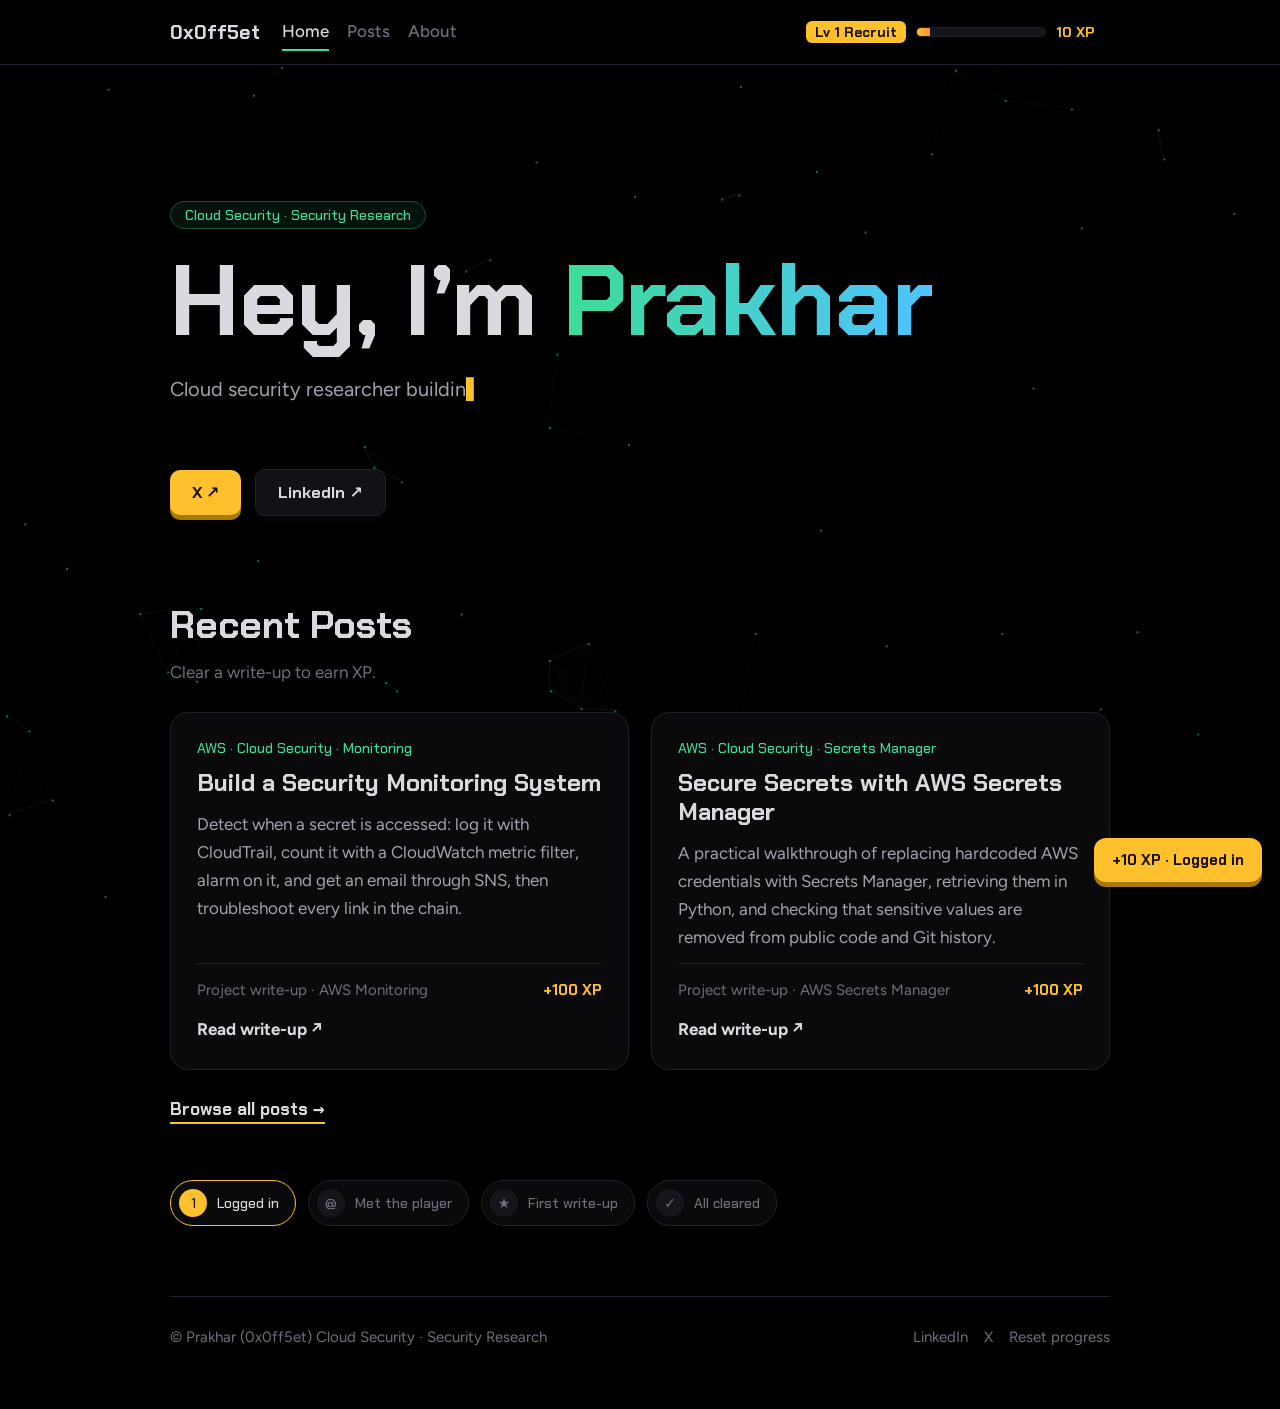
<file: index.html>
<!DOCTYPE html>
<html lang="en">
<head>
<meta charset="utf-8">
<meta name="viewport" content="width=device-width, initial-scale=1">
<title>Prakhar (0x0ff5et) — Cloud Security & Write-ups</title>
<meta name="description" content="Prakhar (0x0ff5et) — cloud security projects, technical write-ups, and security research.">
<meta property="og:title" content="Prakhar (0x0ff5et) — Cloud Security & Write-ups">
<meta property="og:description" content="Prakhar (0x0ff5et) — cloud security projects, technical write-ups, and security research.">
<meta property="og:type" content="website">
<meta name="theme-color" content="#000000">
<link rel="preconnect" href="https://fonts.googleapis.com">
<link rel="preconnect" href="https://fonts.gstatic.com" crossorigin>
<link href="https://fonts.googleapis.com/css2?family=Chakra+Petch:wght@500;700&family=Figtree:wght@400;500;700&family=JetBrains+Mono:wght@400;500&display=swap" rel="stylesheet">
<link rel="stylesheet" href="styles.css">
</head>
<body data-page="home">
<canvas id="fx" aria-hidden="true"></canvas>
<a class="skip" href="#main">Skip to content</a>
<header class="top"><div class="wrap">
  <a class="logo" href="index.html">0x0ff5et</a>
  <nav aria-label="Main"><a href="index.html" aria-current="page">Home</a><a href="posts.html">Posts</a><a href="about.html">About</a></nav>
  <div class="hud" aria-live="polite"><b id="lv">Lv 1</b><div class="bar" role="progressbar" aria-label="Experience" id="bar"><i id="fill"></i></div><span class="xp" id="xpn">0 XP</span></div>
</div><div class="prog" id="prog"></div></header>
<main id="main" class="wrap">
  <section class="hero">
    <span class="tag">Cloud Security · Security Research</span>
    <h1>Hey, I’m <em>Prakhar</em></h1>
    <p class="lead" id="lead" data-text="Cloud security researcher building, testing, and documenting practical security projects">Cloud security researcher building, testing, and documenting practical security projects</p>
    <a class="btn" href="https://x.com/0x0ff5et" target="_blank" rel="noopener">X ↗</a>
    <a class="btn alt" href="https://www.linkedin.com/in/0x0ff5et/" target="_blank" rel="noopener">LinkedIn ↗</a>
  </section>
  <section>
    <h2>Recent Posts</h2>
    <p class="sub">Clear a write-up to earn XP.</p>
    <div class="grid">
      <a class="q" href="aws-security-monitoring-project.html" data-slug="aws-security-monitoring-project" data-tags="AWS|CloudTrail|CloudWatch|SNS">
        <span class="cat">AWS · Cloud Security · Monitoring</span>
        <h3>Build a Security Monitoring System</h3>
        <p>Detect when a secret is accessed: log it with CloudTrail, count it with a CloudWatch metric filter, alarm on it, and get an email through SNS, then troubleshoot every link in the chain.</p>
        <div class="foot"><span>Project write-up · AWS Monitoring</span><span class="reward">+100 XP</span></div>
        <span class="go">Read write-up ↗</span>
      </a>
      <a class="q" href="aws-secrets-manager-project.html" data-slug="aws-secrets-manager-project" data-tags="AWS|Secrets Manager">
        <span class="cat">AWS · Cloud Security · Secrets Manager</span>
        <h3>Secure Secrets with AWS Secrets Manager</h3>
        <p>A practical walkthrough of replacing hardcoded AWS credentials with Secrets Manager, retrieving them in Python, and checking that sensitive values are removed from public code and Git history.</p>
        <div class="foot"><span>Project write-up · AWS Secrets Manager</span><span class="reward">+100 XP</span></div>
        <span class="go">Read write-up ↗</span>
      </a>
    </div>
    <a class="more" href="posts.html">Browse all posts →</a>
    <div class="badges" id="badges" aria-label="Badges"></div>
  </section>
</main>
<div class="wrap"><footer>
  <span>© Prakhar (0x0ff5et) Cloud Security · Security Research</span>
  <span class="links"><a href="https://www.linkedin.com/in/0x0ff5et/" target="_blank" rel="noopener">LinkedIn</a><a href="https://x.com/0x0ff5et" target="_blank" rel="noopener">X</a><a href="#" id="reset">Reset progress</a></span>
</footer></div>
<div id="toast" aria-live="polite"></div>
<div id="lb" class="lb" hidden><img alt=""></div>
<script src="script.js"></script>
</body>
</html>
</file>
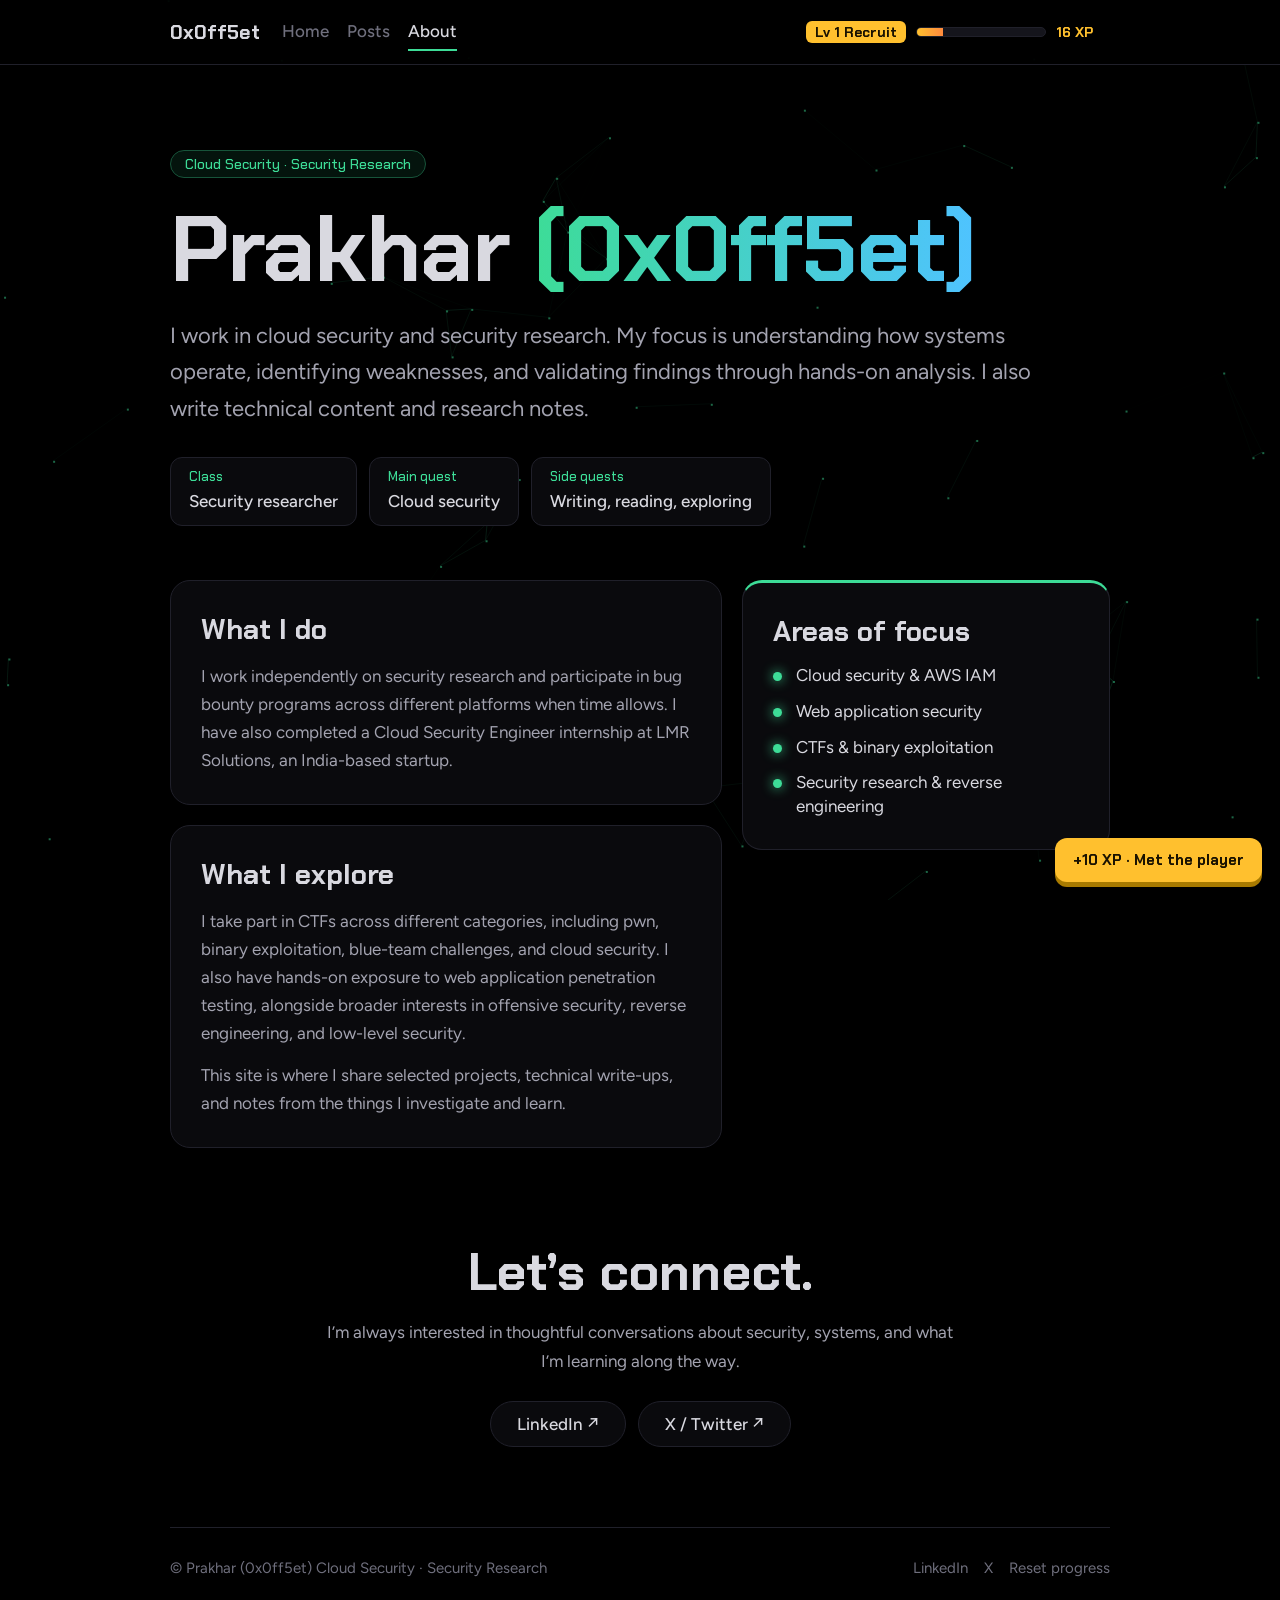
<file: about.html>
<!DOCTYPE html>
<html lang="en">
<head>
<meta charset="utf-8">
<meta name="viewport" content="width=device-width, initial-scale=1">
<title>About — Prakhar (0x0ff5et)</title>
<meta name="description" content="About Prakhar (0x0ff5et): cloud security, security research and hands-on analysis.">
<meta property="og:title" content="About — Prakhar (0x0ff5et)">
<meta property="og:description" content="About Prakhar (0x0ff5et): cloud security, security research and hands-on analysis.">
<meta property="og:type" content="website">
<meta name="theme-color" content="#000000">
<link rel="preconnect" href="https://fonts.googleapis.com">
<link rel="preconnect" href="https://fonts.gstatic.com" crossorigin>
<link href="https://fonts.googleapis.com/css2?family=Chakra+Petch:wght@500;700&family=Figtree:wght@400;500;700&family=JetBrains+Mono:wght@400;500&display=swap" rel="stylesheet">
<link rel="stylesheet" href="styles.css">
</head>
<body data-page="about">
<canvas id="fx" aria-hidden="true"></canvas>
<a class="skip" href="#main">Skip to content</a>
<header class="top"><div class="wrap">
  <a class="logo" href="index.html">0x0ff5et</a>
  <nav aria-label="Main"><a href="index.html">Home</a><a href="posts.html">Posts</a><a href="about.html" aria-current="page">About</a></nav>
  <div class="hud" aria-live="polite"><b id="lv">Lv 1</b><div class="bar" role="progressbar" aria-label="Experience" id="bar"><i id="fill"></i></div><span class="xp" id="xpn">0 XP</span></div>
</div><div class="prog" id="prog"></div></header>
<main id="main" class="wrap page">
  <section class="a-hero">
    <span class="tag">Cloud Security · Security Research</span>
    <h1>Prakhar <em>(0x0ff5et)</em></h1>
    <p class="lead3">I work in cloud security and security research. My focus is understanding how systems operate, identifying weaknesses, and validating findings through hands-on analysis. I also write technical content and research notes.</p>
    <ul class="stats" aria-label="Player card">
      <li><span>Class</span>Security researcher</li>
      <li><span>Main quest</span>Cloud security</li>
      <li><span>Side quests</span>Writing, reading, exploring</li>
    </ul>
  </section>

  <section class="bento">
    <article class="tile t1">
      <h2>What I do</h2>
      <p>I work independently on security research and participate in bug bounty programs across different platforms when time allows. I have also completed a Cloud Security Engineer internship at LMR Solutions, an India-based startup.</p>
    </article>
    <article class="tile t2">
      <h2>What I explore</h2>
      <p>I take part in CTFs across different categories, including pwn, binary exploitation, blue-team challenges, and cloud security. I also have hands-on exposure to web application penetration testing, alongside broader interests in offensive security, reverse engineering, and low-level security.</p>
      <p>This site is where I share selected projects, technical write-ups, and notes from the things I investigate and learn.</p>
    </article>
    <aside class="tile t3">
      <h2>Areas of focus</h2>
      <ul class="focus">
        <li>Cloud security &amp; AWS IAM</li>
        <li>Web application security</li>
        <li>CTFs &amp; binary exploitation</li>
        <li>Security research &amp; reverse engineering</li>
      </ul>
    </aside>
  </section>

  <section class="connect">
    <h2>Let’s connect.</h2>
    <p>I’m always interested in thoughtful conversations about security, systems, and what I’m learning along the way.</p>
    <a class="pill" href="https://www.linkedin.com/in/0x0ff5et/" target="_blank" rel="noopener">LinkedIn ↗</a><a class="pill" href="https://x.com/0x0ff5et" target="_blank" rel="noopener">X / Twitter ↗</a>
  </section>
</main>
<div class="wrap"><footer>
  <span>© Prakhar (0x0ff5et) Cloud Security · Security Research</span>
  <span class="links"><a href="https://www.linkedin.com/in/0x0ff5et/" target="_blank" rel="noopener">LinkedIn</a><a href="https://x.com/0x0ff5et" target="_blank" rel="noopener">X</a><a href="#" id="reset">Reset progress</a></span>
</footer></div>
<div id="toast" aria-live="polite"></div>
<div id="lb" class="lb" hidden><img alt=""></div>
<script src="script.js"></script>
</body>
</html>
</file>
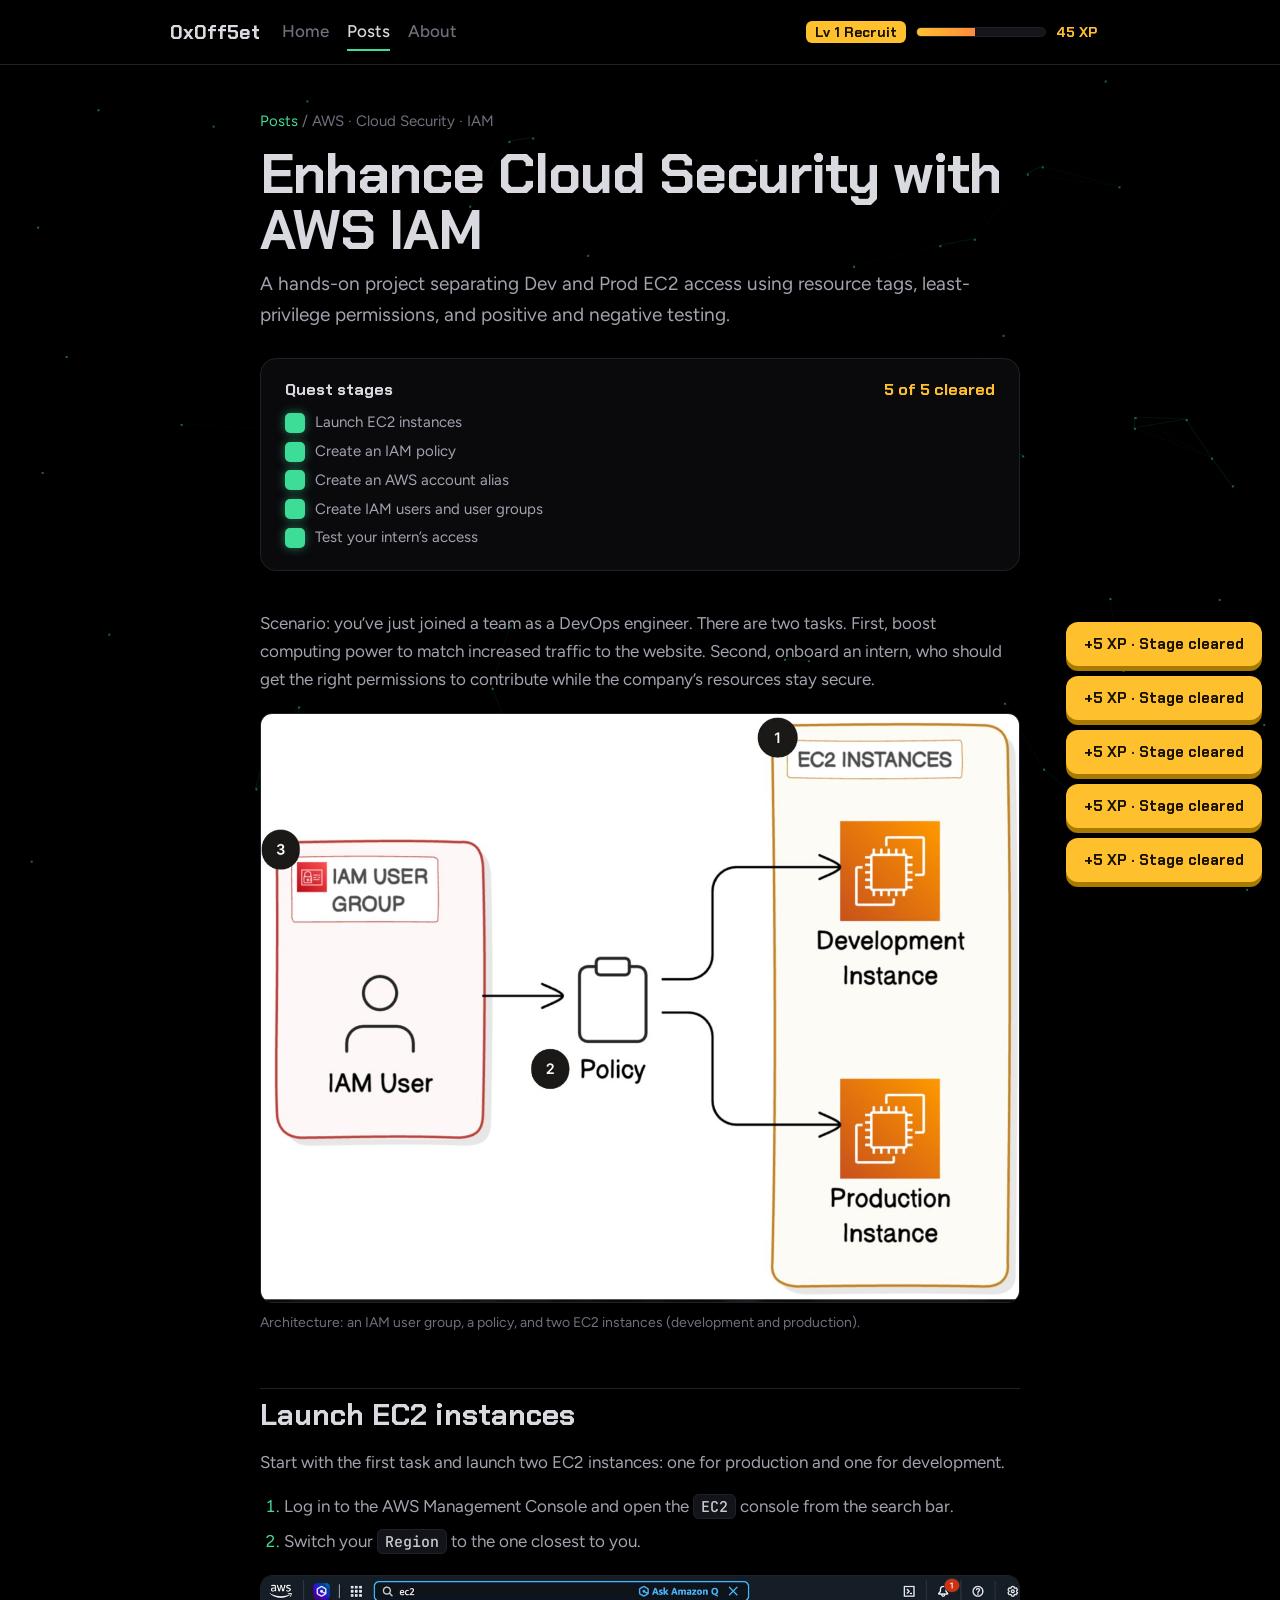
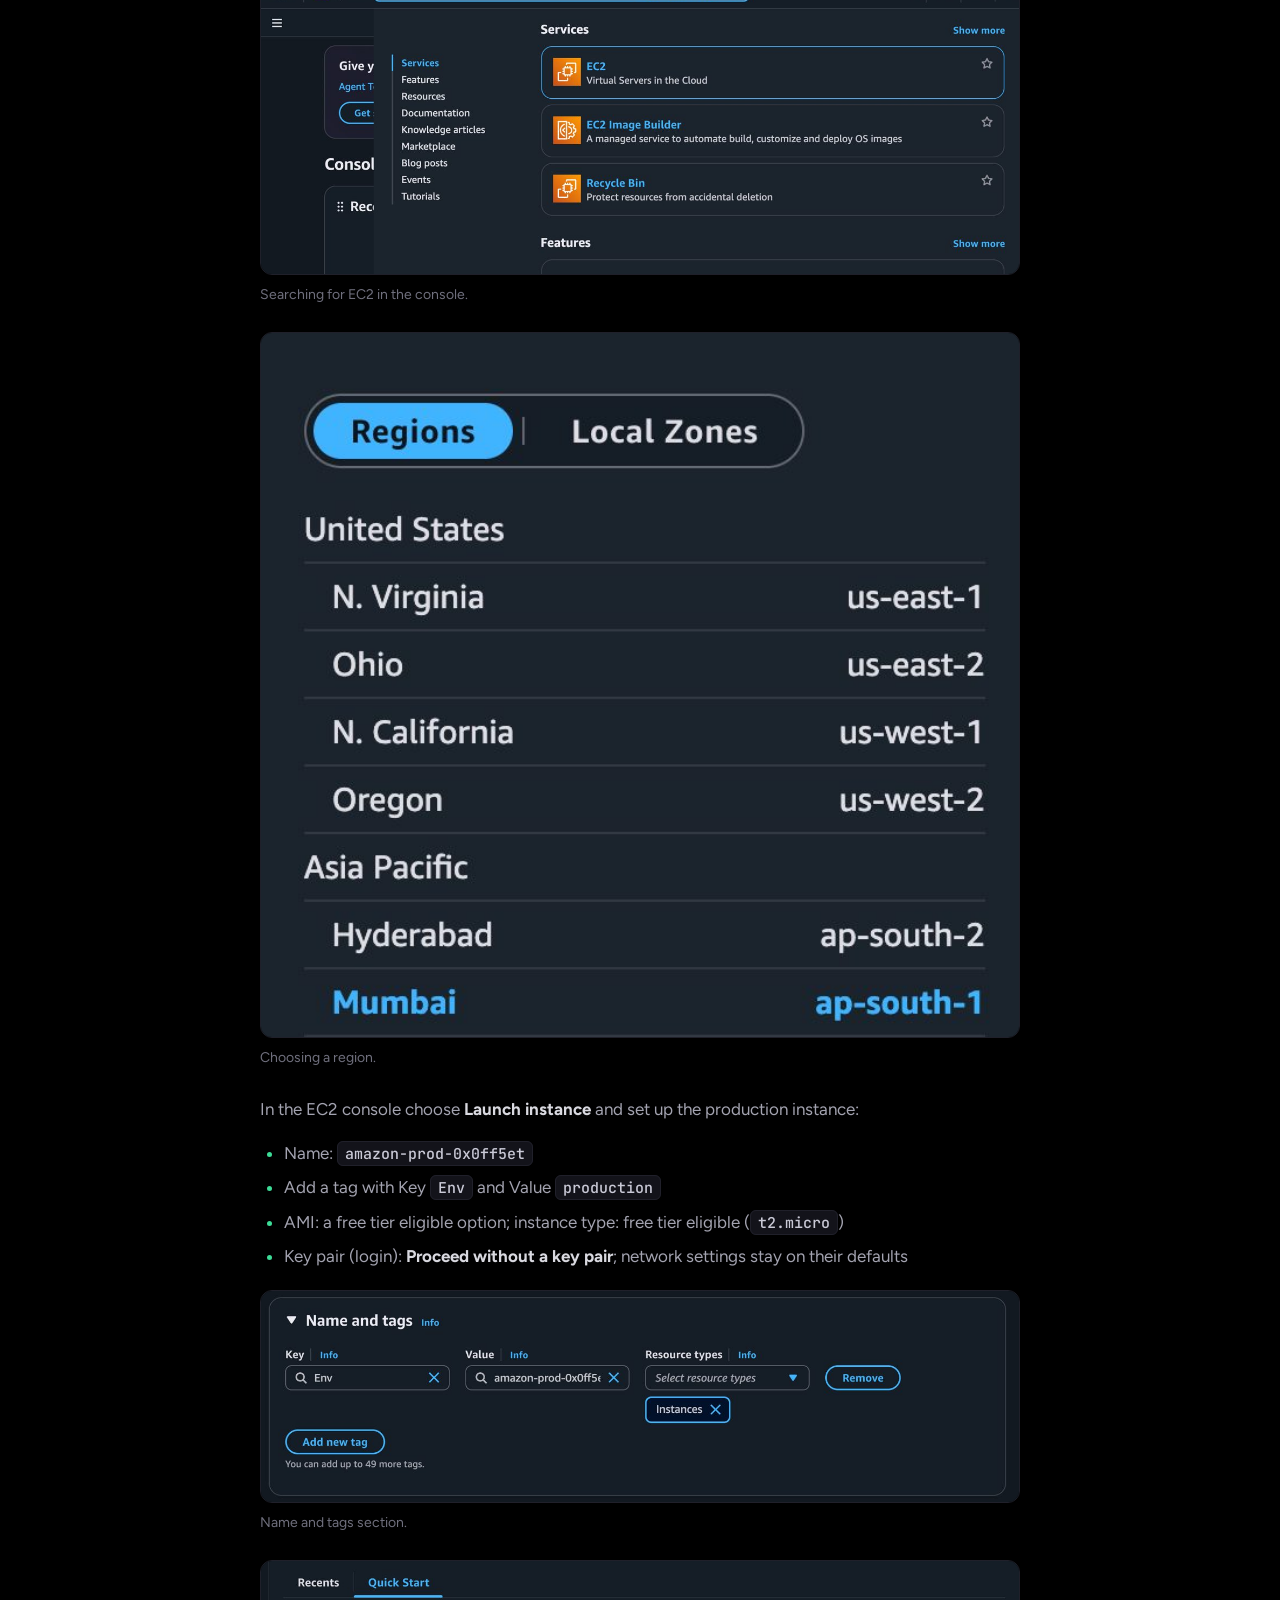
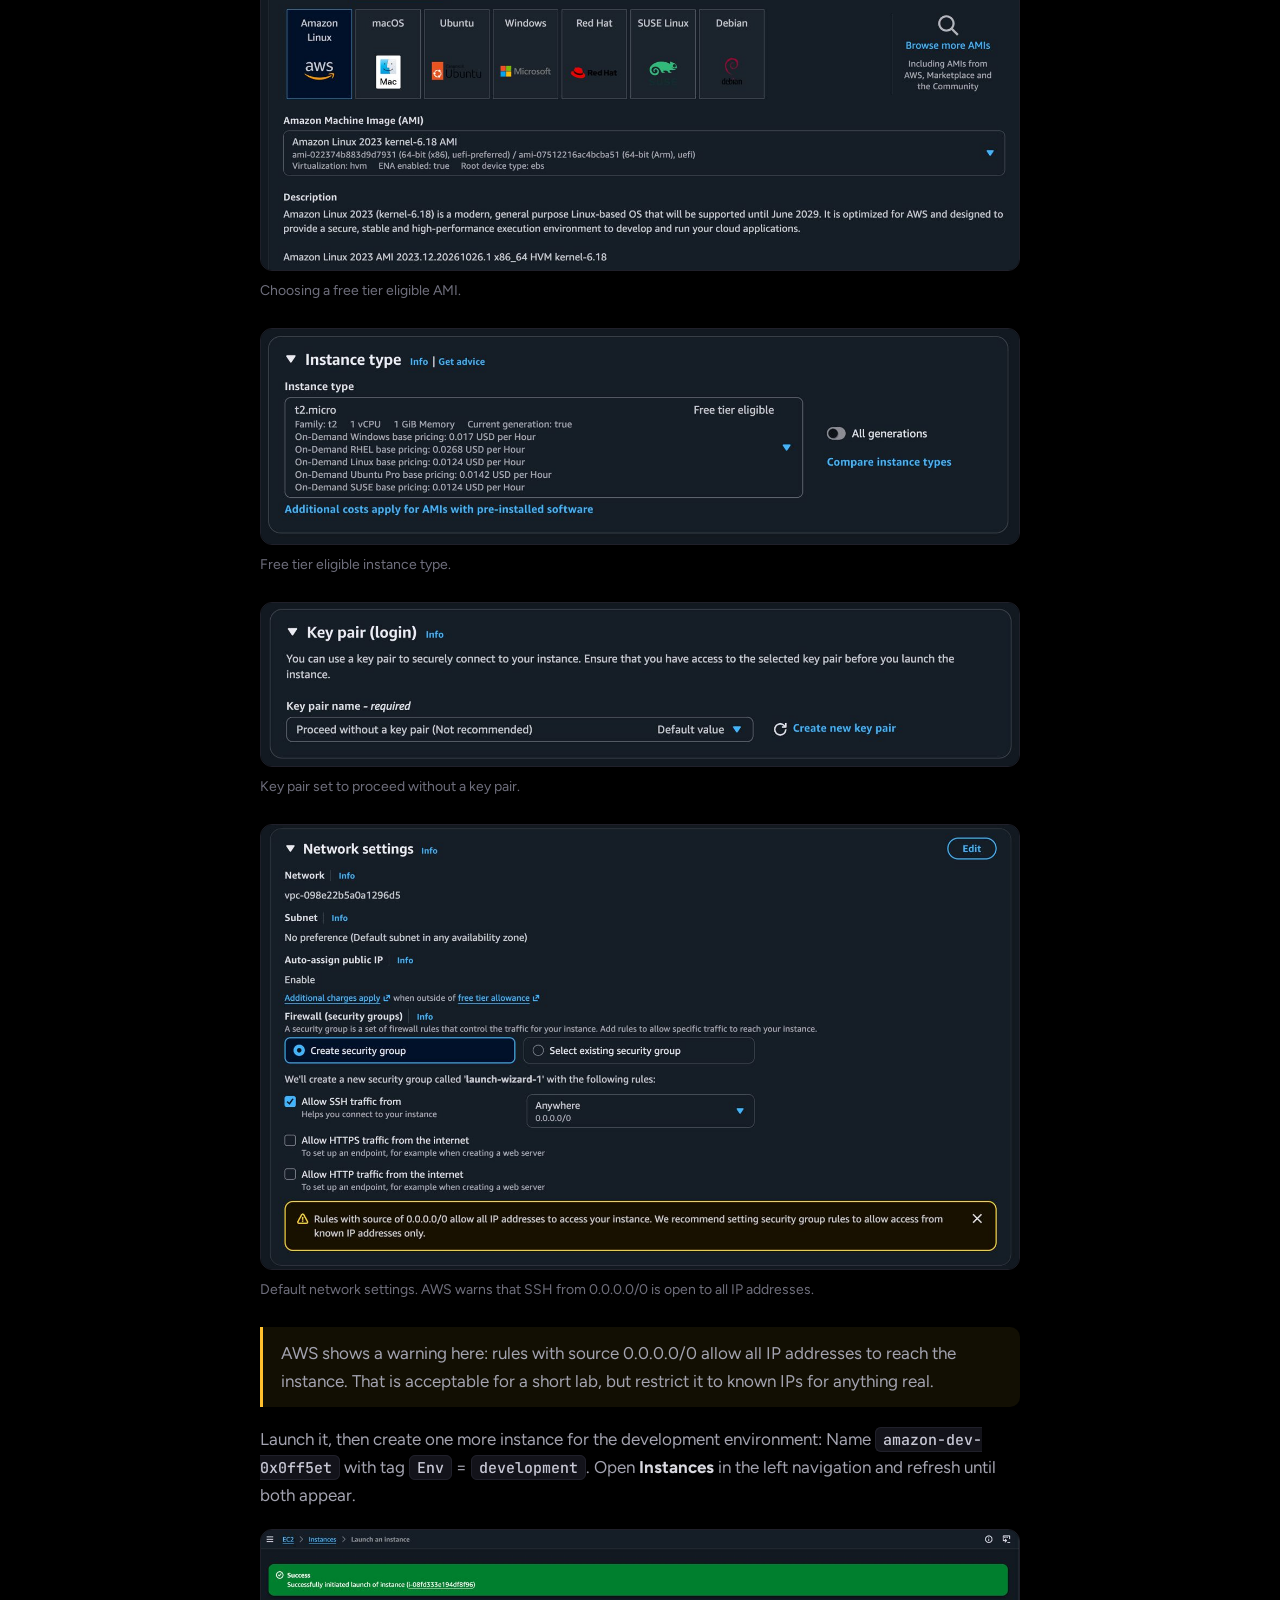
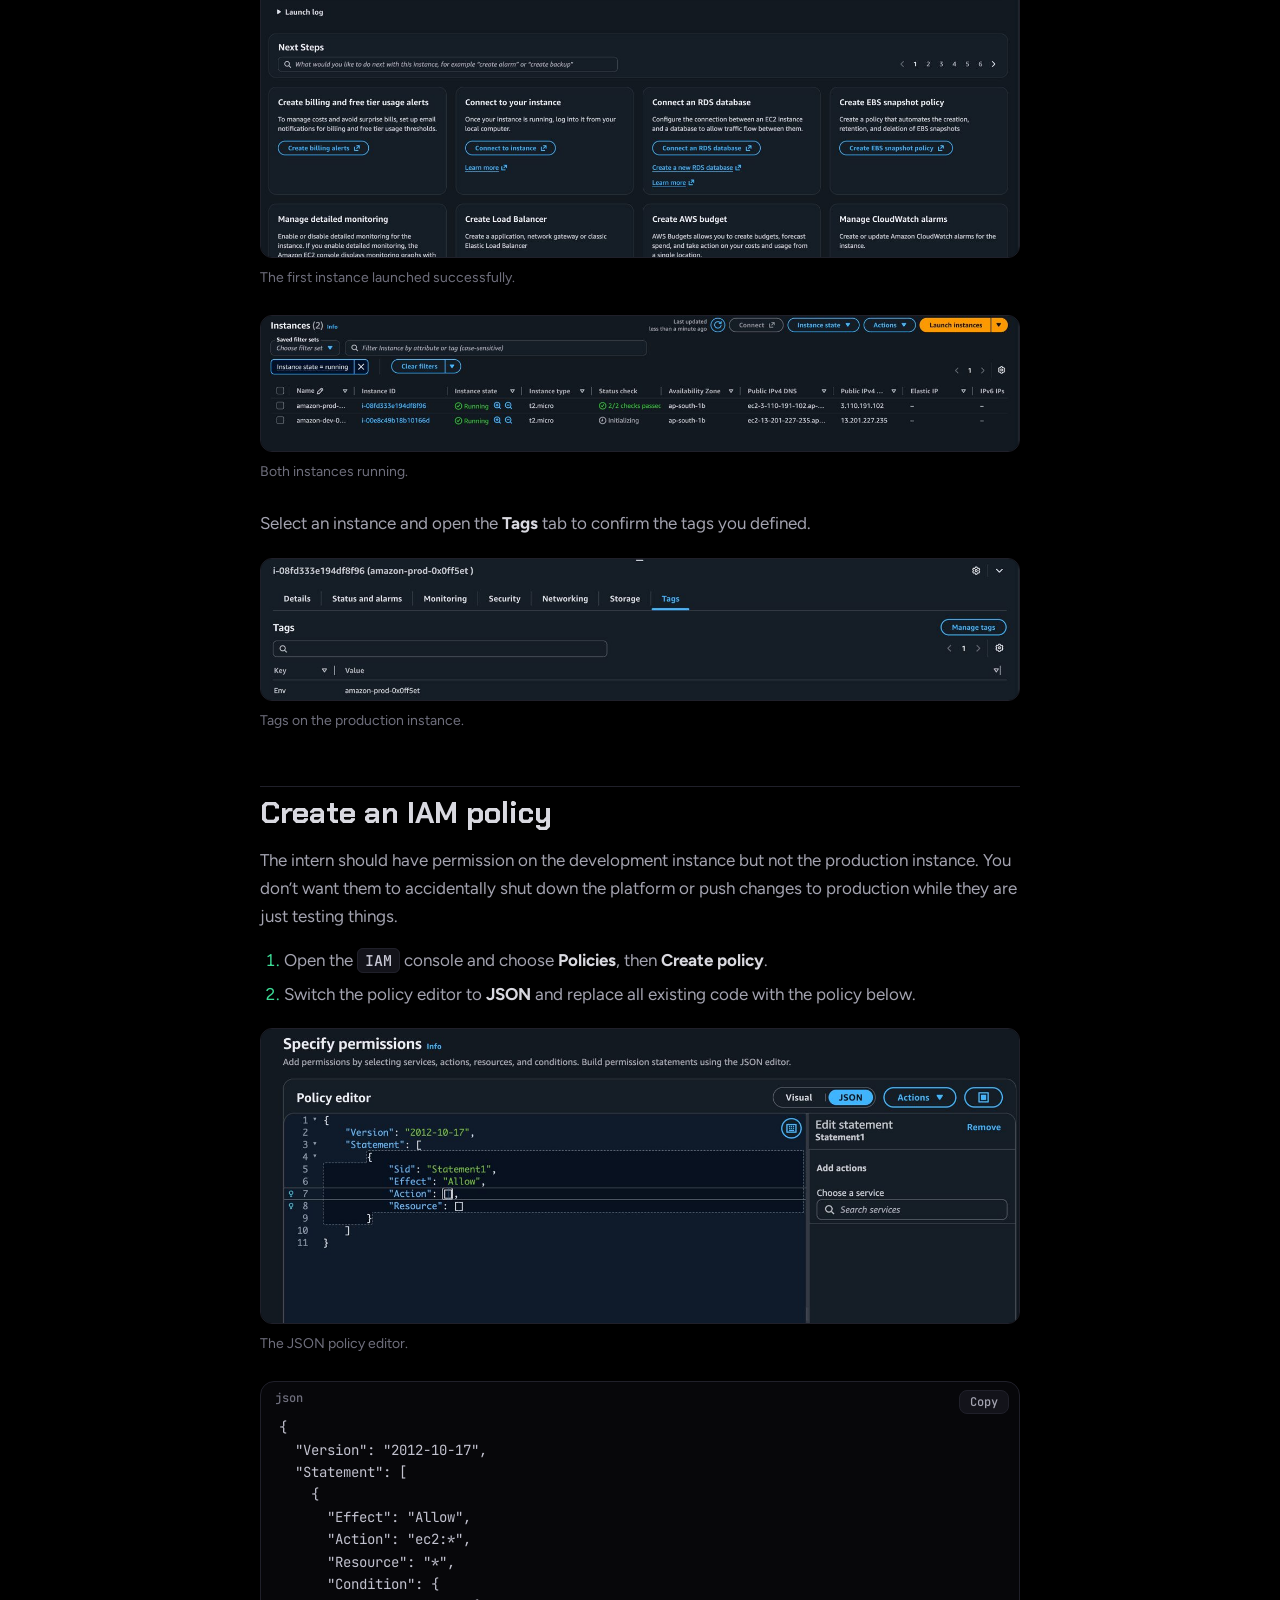
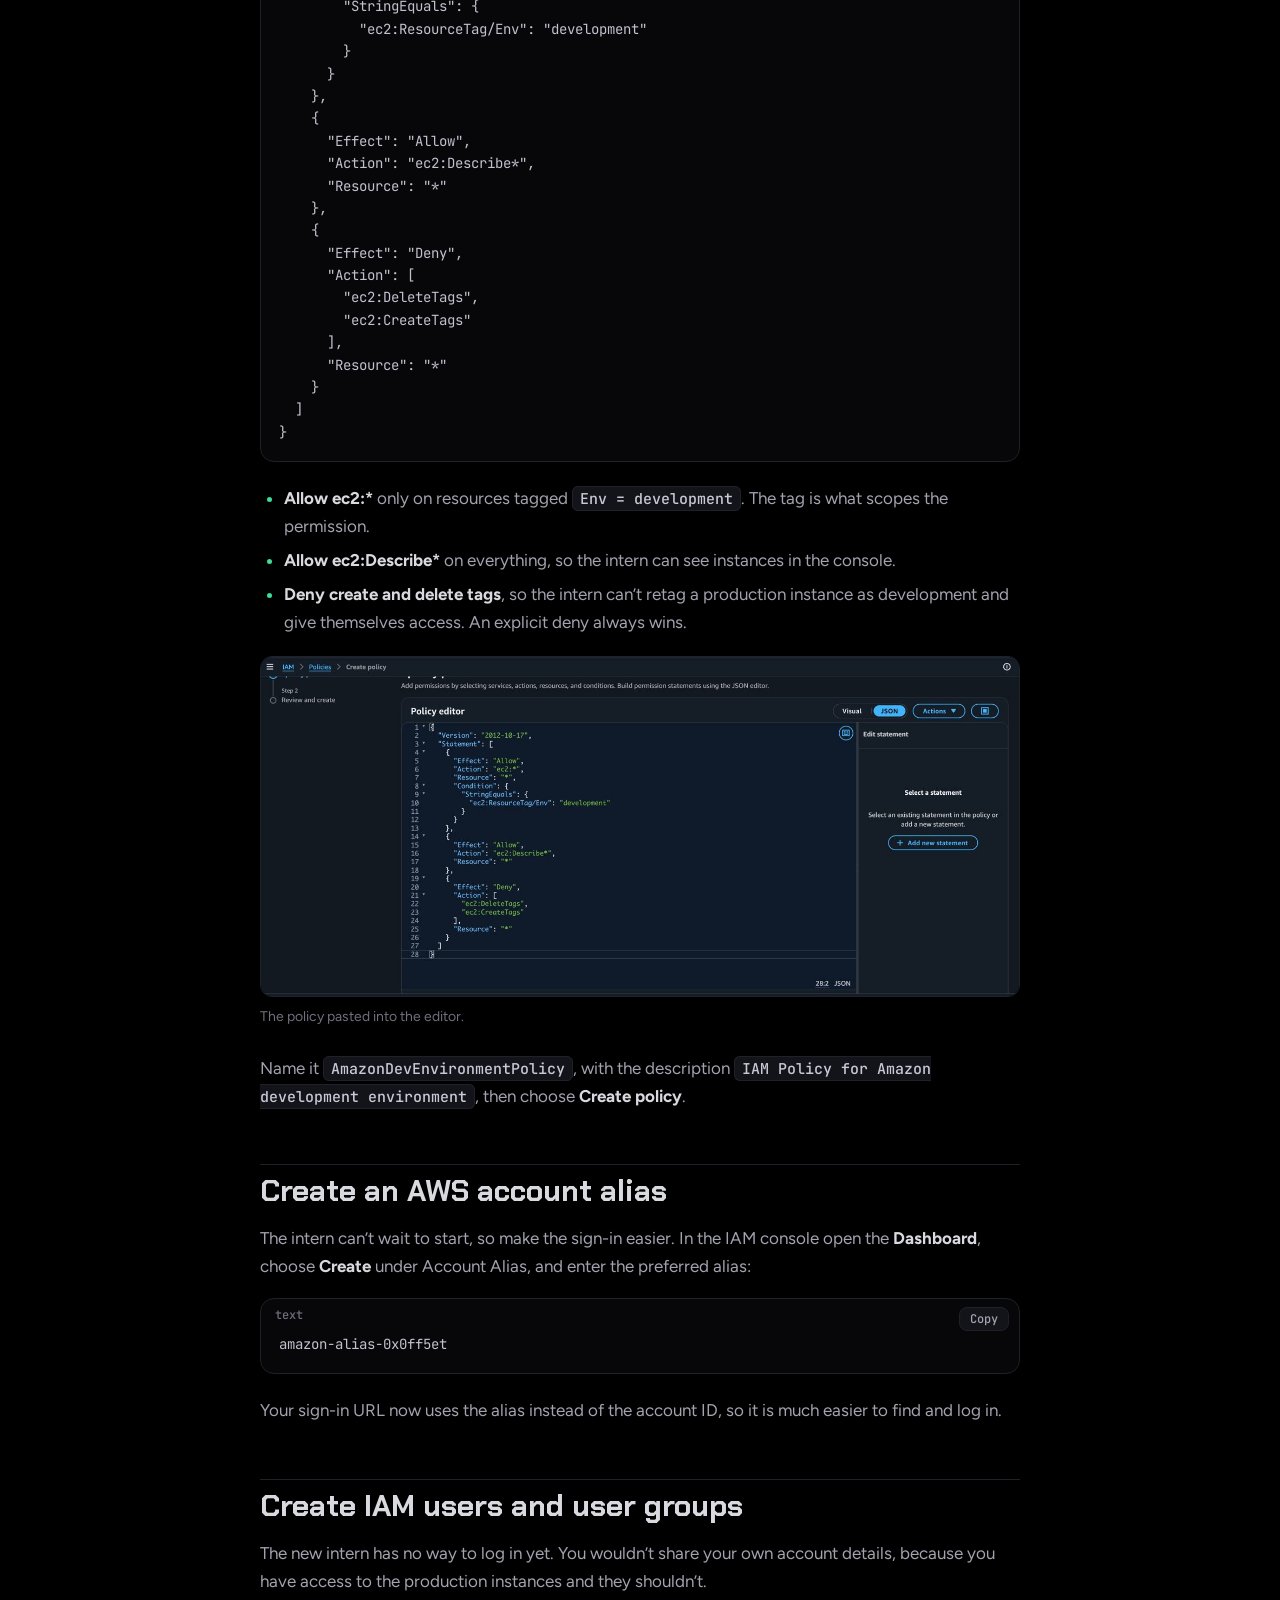
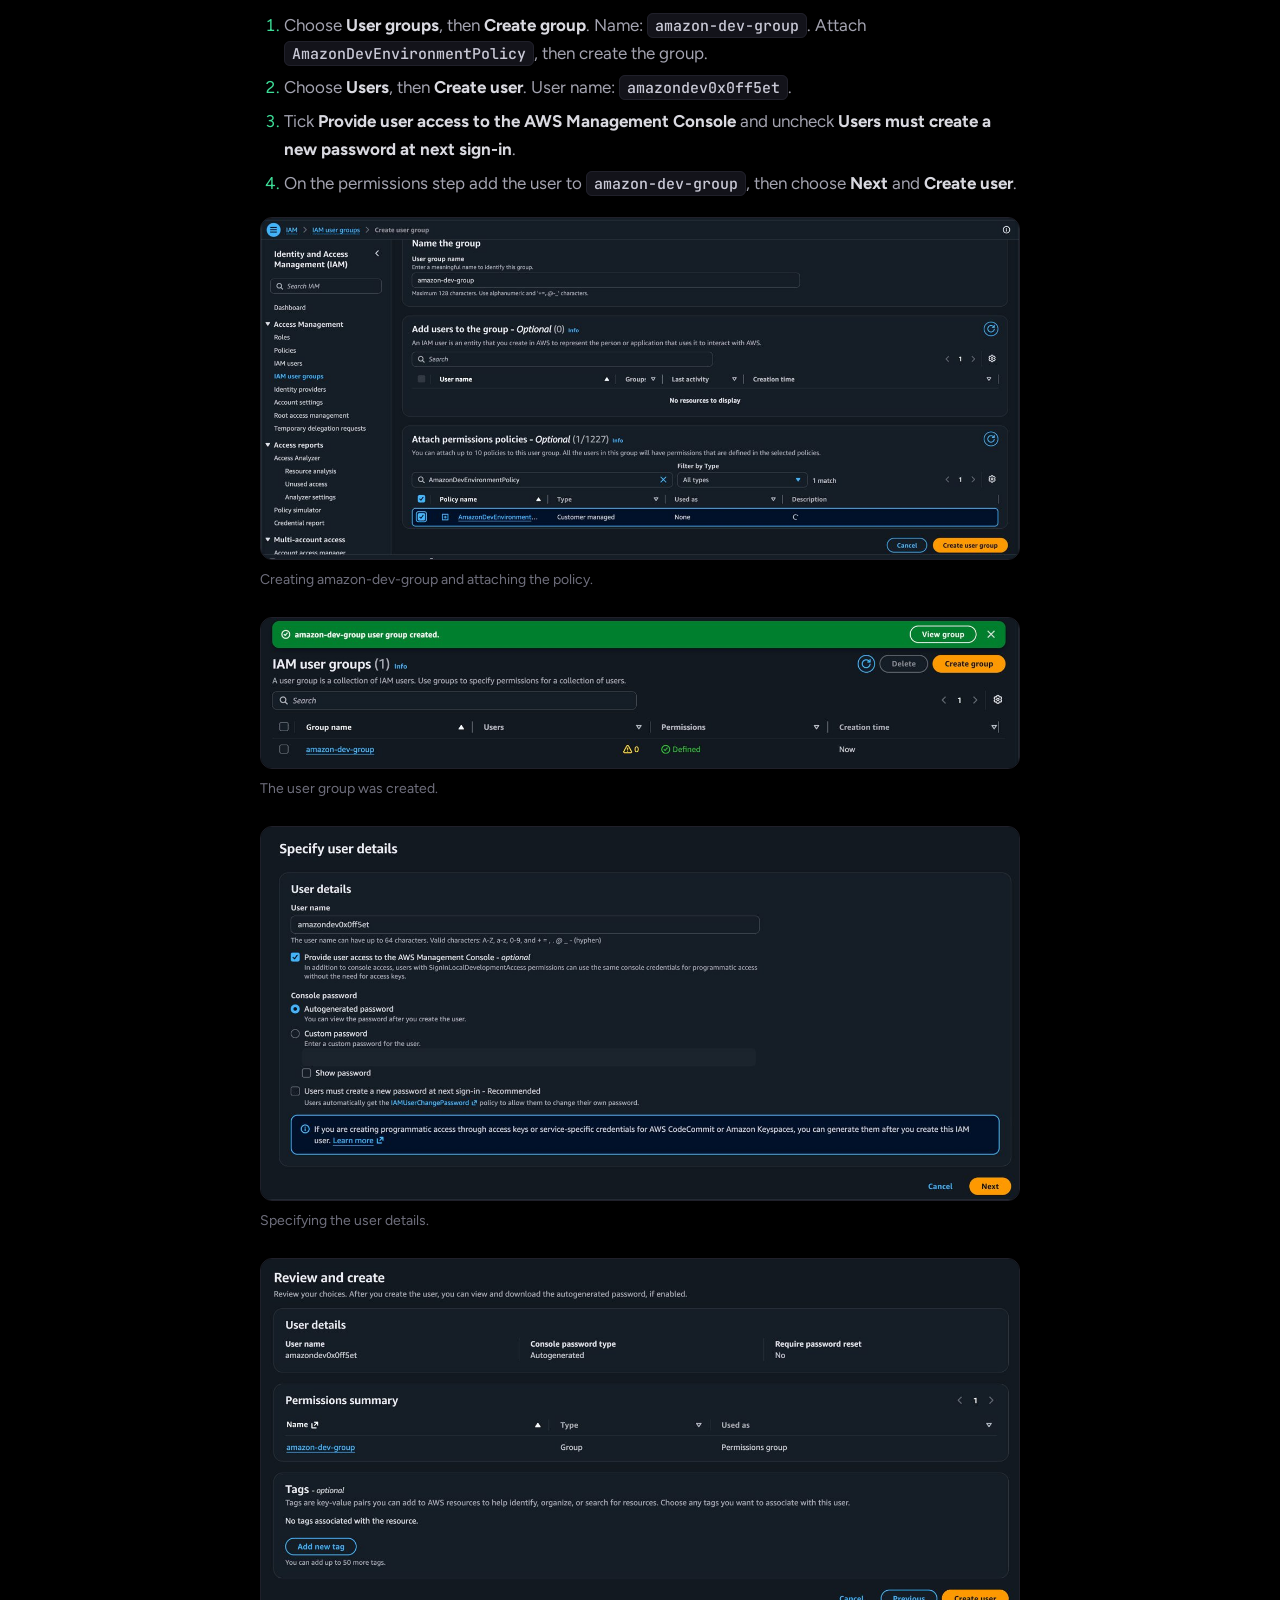
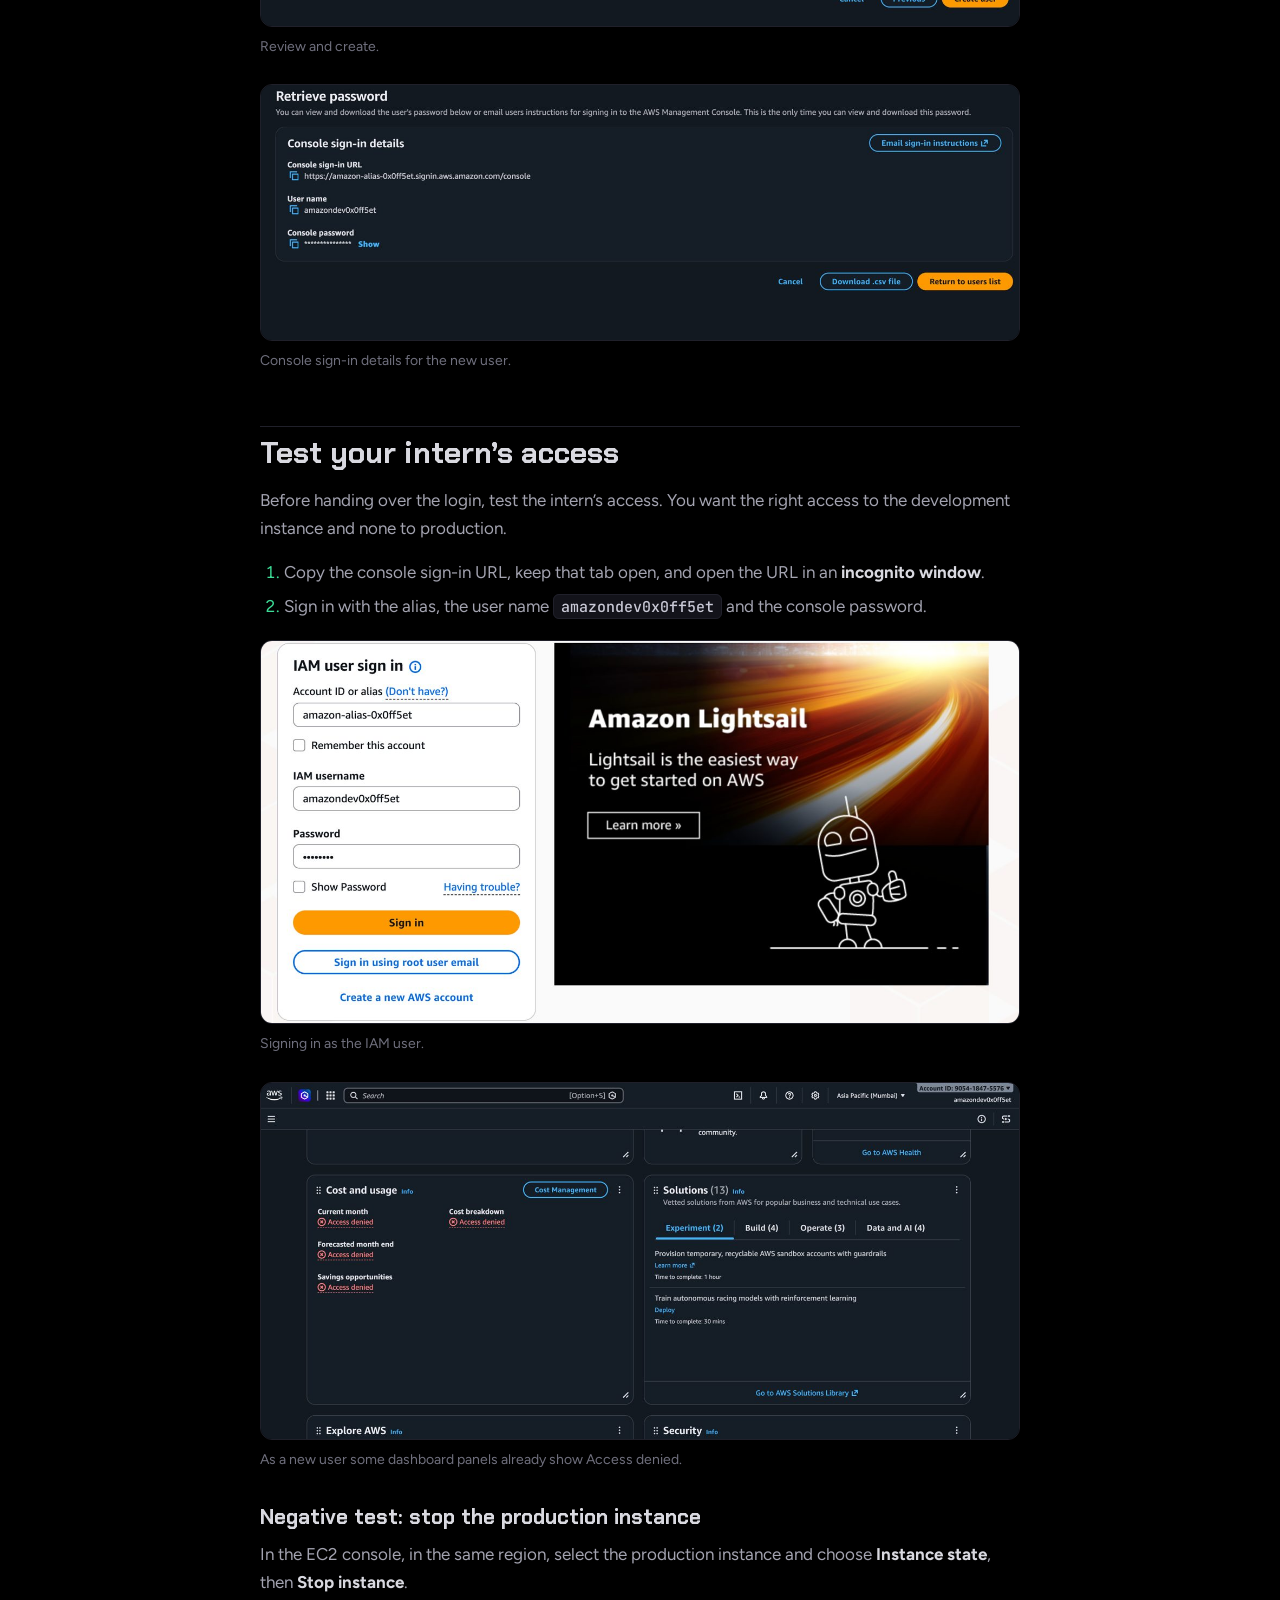
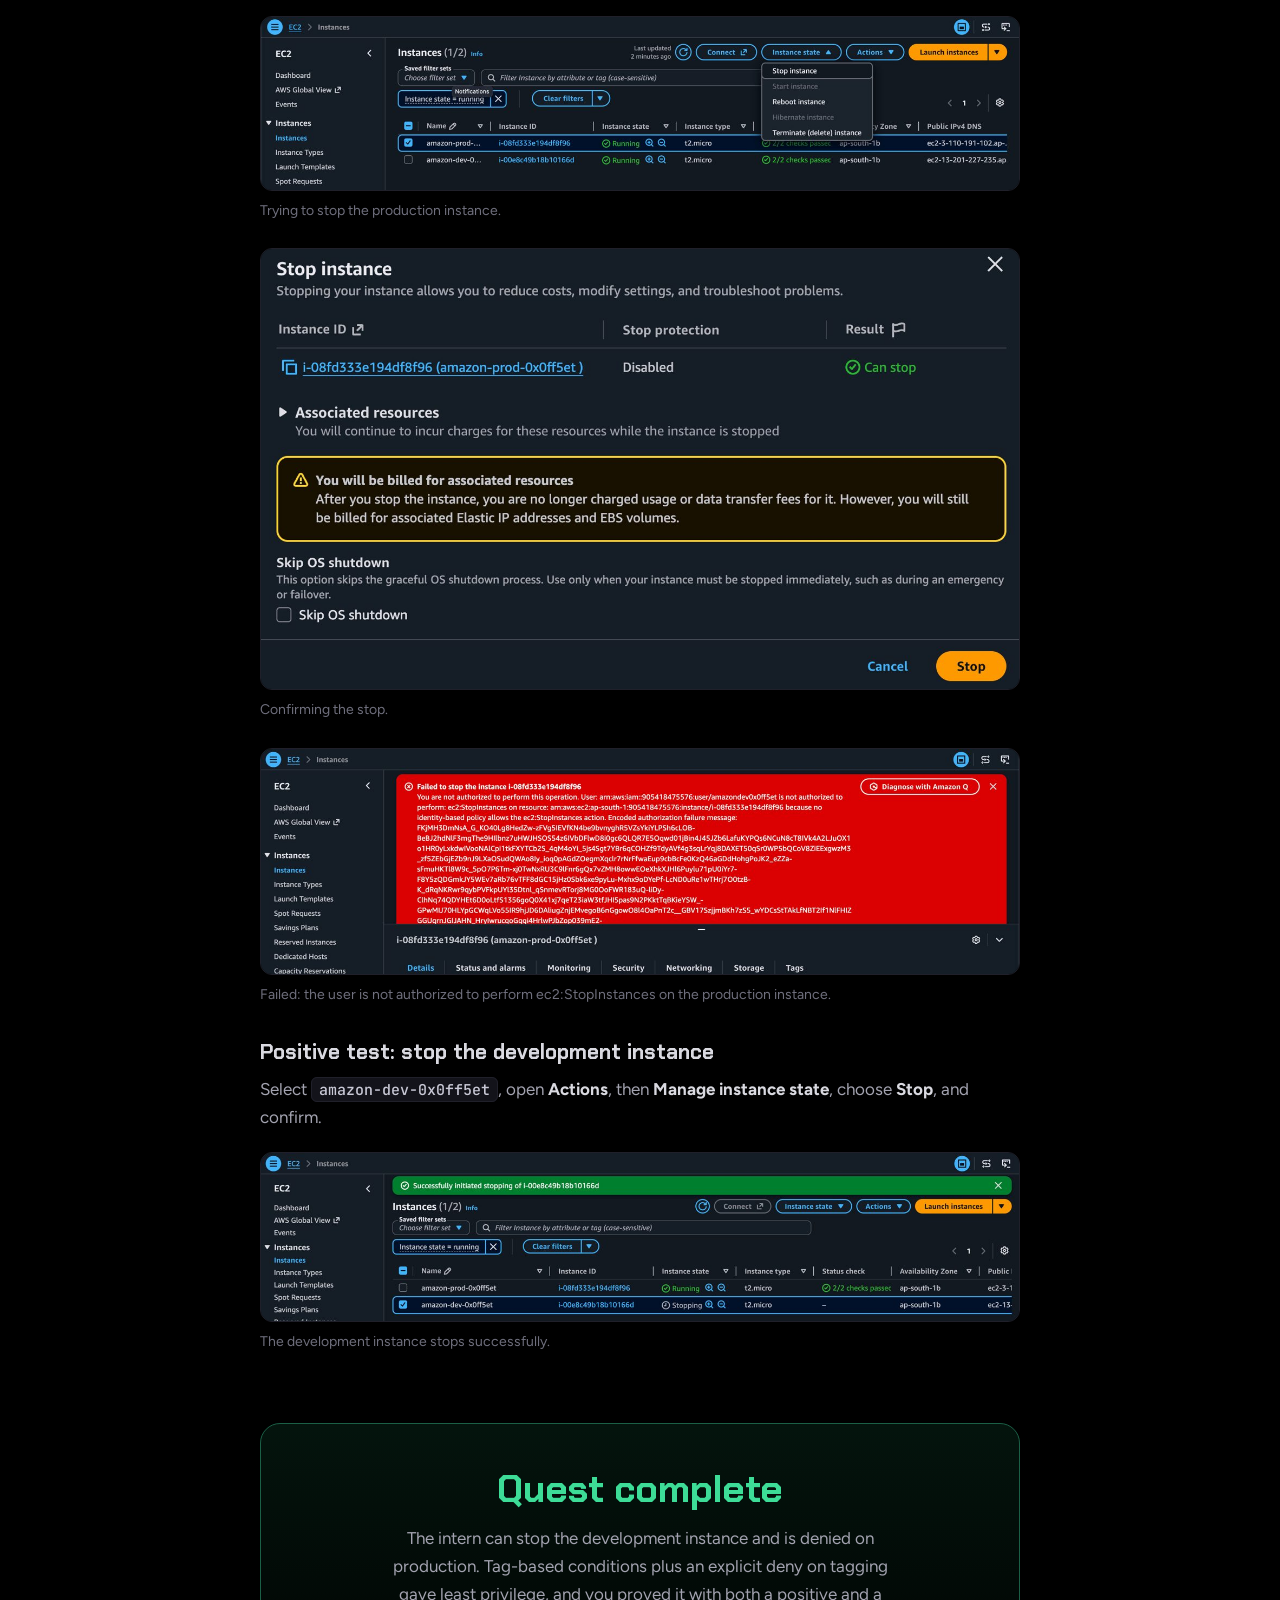
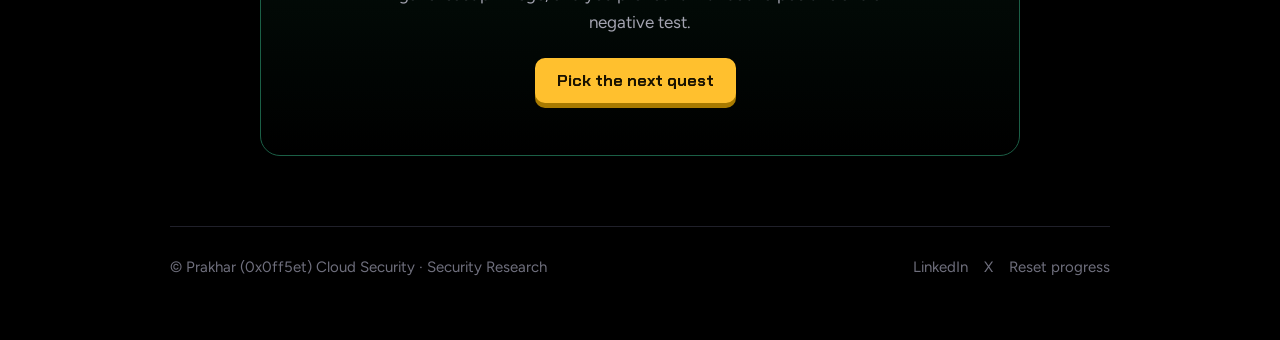
<file: aws-iam-project.html>
<!DOCTYPE html>
<html lang="en">
<head>
<meta charset="utf-8">
<meta name="viewport" content="width=device-width, initial-scale=1">
<title>Enhance Cloud Security with AWS IAM — Prakhar (0x0ff5et)</title>
<meta name="description" content="A hands-on project separating Dev and Prod EC2 access using resource tags, least-privilege permissions, and positive and negative testing.">
<meta property="og:title" content="Enhance Cloud Security with AWS IAM — Prakhar (0x0ff5et)">
<meta property="og:description" content="A hands-on project separating Dev and Prod EC2 access using resource tags, least-privilege permissions, and positive and negative testing.">
<meta property="og:type" content="website">
<meta name="theme-color" content="#000000">
<link rel="preconnect" href="https://fonts.googleapis.com">
<link rel="preconnect" href="https://fonts.gstatic.com" crossorigin>
<link href="https://fonts.googleapis.com/css2?family=Chakra+Petch:wght@500;700&family=Figtree:wght@400;500;700&family=JetBrains+Mono:wght@400;500&display=swap" rel="stylesheet">
<link rel="stylesheet" href="styles.css">
</head>
<body data-page="article" data-post="aws-iam-project" data-stages="5">
<canvas id="fx" aria-hidden="true"></canvas>
<a class="skip" href="#main">Skip to content</a>
<header class="top"><div class="wrap">
  <a class="logo" href="index.html">0x0ff5et</a>
  <nav aria-label="Main"><a href="index.html">Home</a><a href="posts.html" aria-current="page">Posts</a><a href="about.html">About</a></nav>
  <div class="hud" aria-live="polite"><b id="lv">Lv 1</b><div class="bar" role="progressbar" aria-label="Experience" id="bar"><i id="fill"></i></div><span class="xp" id="xpn">0 XP</span></div>
</div><div class="prog" id="prog"></div></header>
<main id="main" class="wrap art">
  <p class="crumbs"><a href="posts.html">Posts</a> / AWS · Cloud Security · IAM</p>
  <h1 class="h1s">Enhance Cloud Security with AWS IAM</h1>
  <p class="lead2">A hands-on project separating Dev and Prod EC2 access using resource tags, least-privilege permissions, and positive and negative testing.</p>
  <div class="quest"><div><b>Quest stages</b><span id="stcount">0 of 5 cleared</span></div>
    <ol><li data-s="s1"><a href="#s1">Launch EC2 instances</a></li><li data-s="s2"><a href="#s2">Create an IAM policy</a></li><li data-s="s3"><a href="#s3">Create an AWS account alias</a></li><li data-s="s4"><a href="#s4">Create IAM users and user groups</a></li><li data-s="s5"><a href="#s5">Test your intern’s access</a></li></ol></div>
  <article class="prose">
<p>Scenario: you’ve just joined a team as a DevOps engineer. There are two tasks. First, boost computing power to match increased traffic to the website. Second, onboard an intern, who should get the right permissions to contribute while the company’s resources stay secure.</p>
<figure><img src="assets/iam/01.jpg" alt="Architecture: an IAM user group, a policy, and two EC2 instances (development and production)." loading="lazy"><figcaption>Architecture: an IAM user group, a policy, and two EC2 instances (development and production).</figcaption></figure>
<h2 id="s1" class="stage">Launch EC2 instances</h2>
<p>Start with the first task and launch two EC2 instances: one for production and one for development.</p>
<ol><li>Log in to the AWS Management Console and open the <code>EC2</code> console from the search bar.</li><li>Switch your <code>Region</code> to the one closest to you.</li></ol>
<figure><img src="assets/iam/02.jpg" alt="Searching for EC2 in the console." loading="lazy"><figcaption>Searching for EC2 in the console.</figcaption></figure>
<figure><img src="assets/iam/04.jpg" alt="Choosing a region." loading="lazy"><figcaption>Choosing a region.</figcaption></figure>
<p>In the EC2 console choose <strong>Launch instance</strong> and set up the production instance:</p>
<ul><li>Name: <code>amazon-prod-0x0ff5et</code></li><li>Add a tag with Key <code>Env</code> and Value <code>production</code></li><li>AMI: a free tier eligible option; instance type: free tier eligible (<code>t2.micro</code>)</li><li>Key pair (login): <strong>Proceed without a key pair</strong>; network settings stay on their defaults</li></ul>
<figure><img src="assets/iam/05.jpg" alt="Name and tags section." loading="lazy"><figcaption>Name and tags section.</figcaption></figure>
<figure><img src="assets/iam/06.jpg" alt="Choosing a free tier eligible AMI." loading="lazy"><figcaption>Choosing a free tier eligible AMI.</figcaption></figure>
<figure><img src="assets/iam/07.jpg" alt="Free tier eligible instance type." loading="lazy"><figcaption>Free tier eligible instance type.</figcaption></figure>
<figure><img src="assets/iam/08.jpg" alt="Key pair set to proceed without a key pair." loading="lazy"><figcaption>Key pair set to proceed without a key pair.</figcaption></figure>
<figure><img src="assets/iam/09.jpg" alt="Default network settings. AWS warns that SSH from 0.0.0.0/0 is open to all IP addresses." loading="lazy"><figcaption>Default network settings. AWS warns that SSH from 0.0.0.0/0 is open to all IP addresses.</figcaption></figure>
<div class="note">AWS shows a warning here: rules with source 0.0.0.0/0 allow all IP addresses to reach the instance. That is acceptable for a short lab, but restrict it to known IPs for anything real.</div>
<p>Launch it, then create one more instance for the development environment: Name <code>amazon-dev-0x0ff5et</code> with tag <code>Env</code> = <code>development</code>. Open <strong>Instances</strong> in the left navigation and refresh until both appear.</p>
<figure><img src="assets/iam/10.jpg" alt="The first instance launched successfully." loading="lazy"><figcaption>The first instance launched successfully.</figcaption></figure>
<figure><img src="assets/iam/11.jpg" alt="Both instances running." loading="lazy"><figcaption>Both instances running.</figcaption></figure>
<p>Select an instance and open the <strong>Tags</strong> tab to confirm the tags you defined.</p>
<figure><img src="assets/iam/13.jpg" alt="Tags on the production instance." loading="lazy"><figcaption>Tags on the production instance.</figcaption></figure>
<h2 id="s2" class="stage">Create an IAM policy</h2>
<p>The intern should have permission on the development instance but not the production instance. You don’t want them to accidentally shut down the platform or push changes to production while they are just testing things.</p>
<ol><li>Open the <code>IAM</code> console and choose <strong>Policies</strong>, then <strong>Create policy</strong>.</li><li>Switch the policy editor to <strong>JSON</strong> and replace all existing code with the policy below.</li></ol>
<figure><img src="assets/iam/15.jpg" alt="The JSON policy editor." loading="lazy"><figcaption>The JSON policy editor.</figcaption></figure>
<div class="code"><span class="lang">json</span><pre><code>{
  &quot;Version&quot;: &quot;2012-10-17&quot;,
  &quot;Statement&quot;: [
    {
      &quot;Effect&quot;: &quot;Allow&quot;,
      &quot;Action&quot;: &quot;ec2:*&quot;,
      &quot;Resource&quot;: &quot;*&quot;,
      &quot;Condition&quot;: {
        &quot;StringEquals&quot;: {
          &quot;ec2:ResourceTag/Env&quot;: &quot;development&quot;
        }
      }
    },
    {
      &quot;Effect&quot;: &quot;Allow&quot;,
      &quot;Action&quot;: &quot;ec2:Describe*&quot;,
      &quot;Resource&quot;: &quot;*&quot;
    },
    {
      &quot;Effect&quot;: &quot;Deny&quot;,
      &quot;Action&quot;: [
        &quot;ec2:DeleteTags&quot;,
        &quot;ec2:CreateTags&quot;
      ],
      &quot;Resource&quot;: &quot;*&quot;
    }
  ]
}</code></pre></div>
<ul><li><strong>Allow ec2:*</strong> only on resources tagged <code>Env = development</code>. The tag is what scopes the permission.</li><li><strong>Allow ec2:Describe*</strong> on everything, so the intern can see instances in the console.</li><li><strong>Deny create and delete tags</strong>, so the intern can’t retag a production instance as development and give themselves access. An explicit deny always wins.</li></ul>
<figure><img src="assets/iam/16.jpg" alt="The policy pasted into the editor." loading="lazy"><figcaption>The policy pasted into the editor.</figcaption></figure>
<p>Name it <code>AmazonDevEnvironmentPolicy</code>, with the description <code>IAM Policy for Amazon development environment</code>, then choose <strong>Create policy</strong>.</p>
<h2 id="s3" class="stage">Create an AWS account alias</h2>
<p>The intern can’t wait to start, so make the sign-in easier. In the IAM console open the <strong>Dashboard</strong>, choose <strong>Create</strong> under Account Alias, and enter the preferred alias:</p>
<div class="code"><span class="lang">text</span><pre><code>amazon-alias-0x0ff5et</code></pre></div>
<p>Your sign-in URL now uses the alias instead of the account ID, so it is much easier to find and log in.</p>
<h2 id="s4" class="stage">Create IAM users and user groups</h2>
<p>The new intern has no way to log in yet. You wouldn’t share your own account details, because you have access to the production instances and they shouldn’t.</p>
<ol><li>Choose <strong>User groups</strong>, then <strong>Create group</strong>. Name: <code>amazon-dev-group</code>. Attach <code>AmazonDevEnvironmentPolicy</code>, then create the group.</li><li>Choose <strong>Users</strong>, then <strong>Create user</strong>. User name: <code>amazondev0x0ff5et</code>.</li><li>Tick <strong>Provide user access to the AWS Management Console</strong> and uncheck <strong>Users must create a new password at next sign-in</strong>.</li><li>On the permissions step add the user to <code>amazon-dev-group</code>, then choose <strong>Next</strong> and <strong>Create user</strong>.</li></ol>
<figure><img src="assets/iam/19.jpg" alt="Creating amazon-dev-group and attaching the policy." loading="lazy"><figcaption>Creating amazon-dev-group and attaching the policy.</figcaption></figure>
<figure><img src="assets/iam/20.jpg" alt="The user group was created." loading="lazy"><figcaption>The user group was created.</figcaption></figure>
<figure><img src="assets/iam/21.jpg" alt="Specifying the user details." loading="lazy"><figcaption>Specifying the user details.</figcaption></figure>
<figure><img src="assets/iam/22.jpg" alt="Review and create." loading="lazy"><figcaption>Review and create.</figcaption></figure>
<figure><img src="assets/iam/23.jpg" alt="Console sign-in details for the new user." loading="lazy"><figcaption>Console sign-in details for the new user.</figcaption></figure>
<h2 id="s5" class="stage">Test your intern’s access</h2>
<p>Before handing over the login, test the intern’s access. You want the right access to the development instance and none to production.</p>
<ol><li>Copy the console sign-in URL, keep that tab open, and open the URL in an <strong>incognito window</strong>.</li><li>Sign in with the alias, the user name <code>amazondev0x0ff5et</code> and the console password.</li></ol>
<figure><img src="assets/iam/24.jpg" alt="Signing in as the IAM user." loading="lazy"><figcaption>Signing in as the IAM user.</figcaption></figure>
<figure><img src="assets/iam/25.jpg" alt="As a new user some dashboard panels already show Access denied." loading="lazy"><figcaption>As a new user some dashboard panels already show Access denied.</figcaption></figure>
<h3>Negative test: stop the production instance</h3>
<p>In the EC2 console, in the same region, select the production instance and choose <strong>Instance state</strong>, then <strong>Stop instance</strong>.</p>
<figure><img src="assets/iam/26.jpg" alt="Trying to stop the production instance." loading="lazy"><figcaption>Trying to stop the production instance.</figcaption></figure>
<figure><img src="assets/iam/27.jpg" alt="Confirming the stop." loading="lazy"><figcaption>Confirming the stop.</figcaption></figure>
<figure><img src="assets/iam/28.jpg" alt="Failed: the user is not authorized to perform ec2:StopInstances on the production instance." loading="lazy"><figcaption>Failed: the user is not authorized to perform ec2:StopInstances on the production instance.</figcaption></figure>
<h3>Positive test: stop the development instance</h3>
<p>Select <code>amazon-dev-0x0ff5et</code>, open <strong>Actions</strong>, then <strong>Manage instance state</strong>, choose <strong>Stop</strong>, and confirm.</p>
<figure><img src="assets/iam/29.jpg" alt="The development instance stops successfully." loading="lazy"><figcaption>The development instance stops successfully.</figcaption></figure>
  </article>
  <div class="win" id="end"><h2>Quest complete</h2><p>The intern can stop the development instance and is denied on production. Tag-based conditions plus an explicit deny on tagging gave least privilege, and you proved it with both a positive and a negative test.</p><a class="btn" href="posts.html">Pick the next quest</a></div>
</main>
<div class="wrap"><footer>
  <span>© Prakhar (0x0ff5et) Cloud Security · Security Research</span>
  <span class="links"><a href="https://www.linkedin.com/in/0x0ff5et/" target="_blank" rel="noopener">LinkedIn</a><a href="https://x.com/0x0ff5et" target="_blank" rel="noopener">X</a><a href="#" id="reset">Reset progress</a></span>
</footer></div>
<div id="toast" aria-live="polite"></div>
<div id="lb" class="lb" hidden><img alt=""></div>
<script src="script.js"></script>
</body>
</html>
</file>
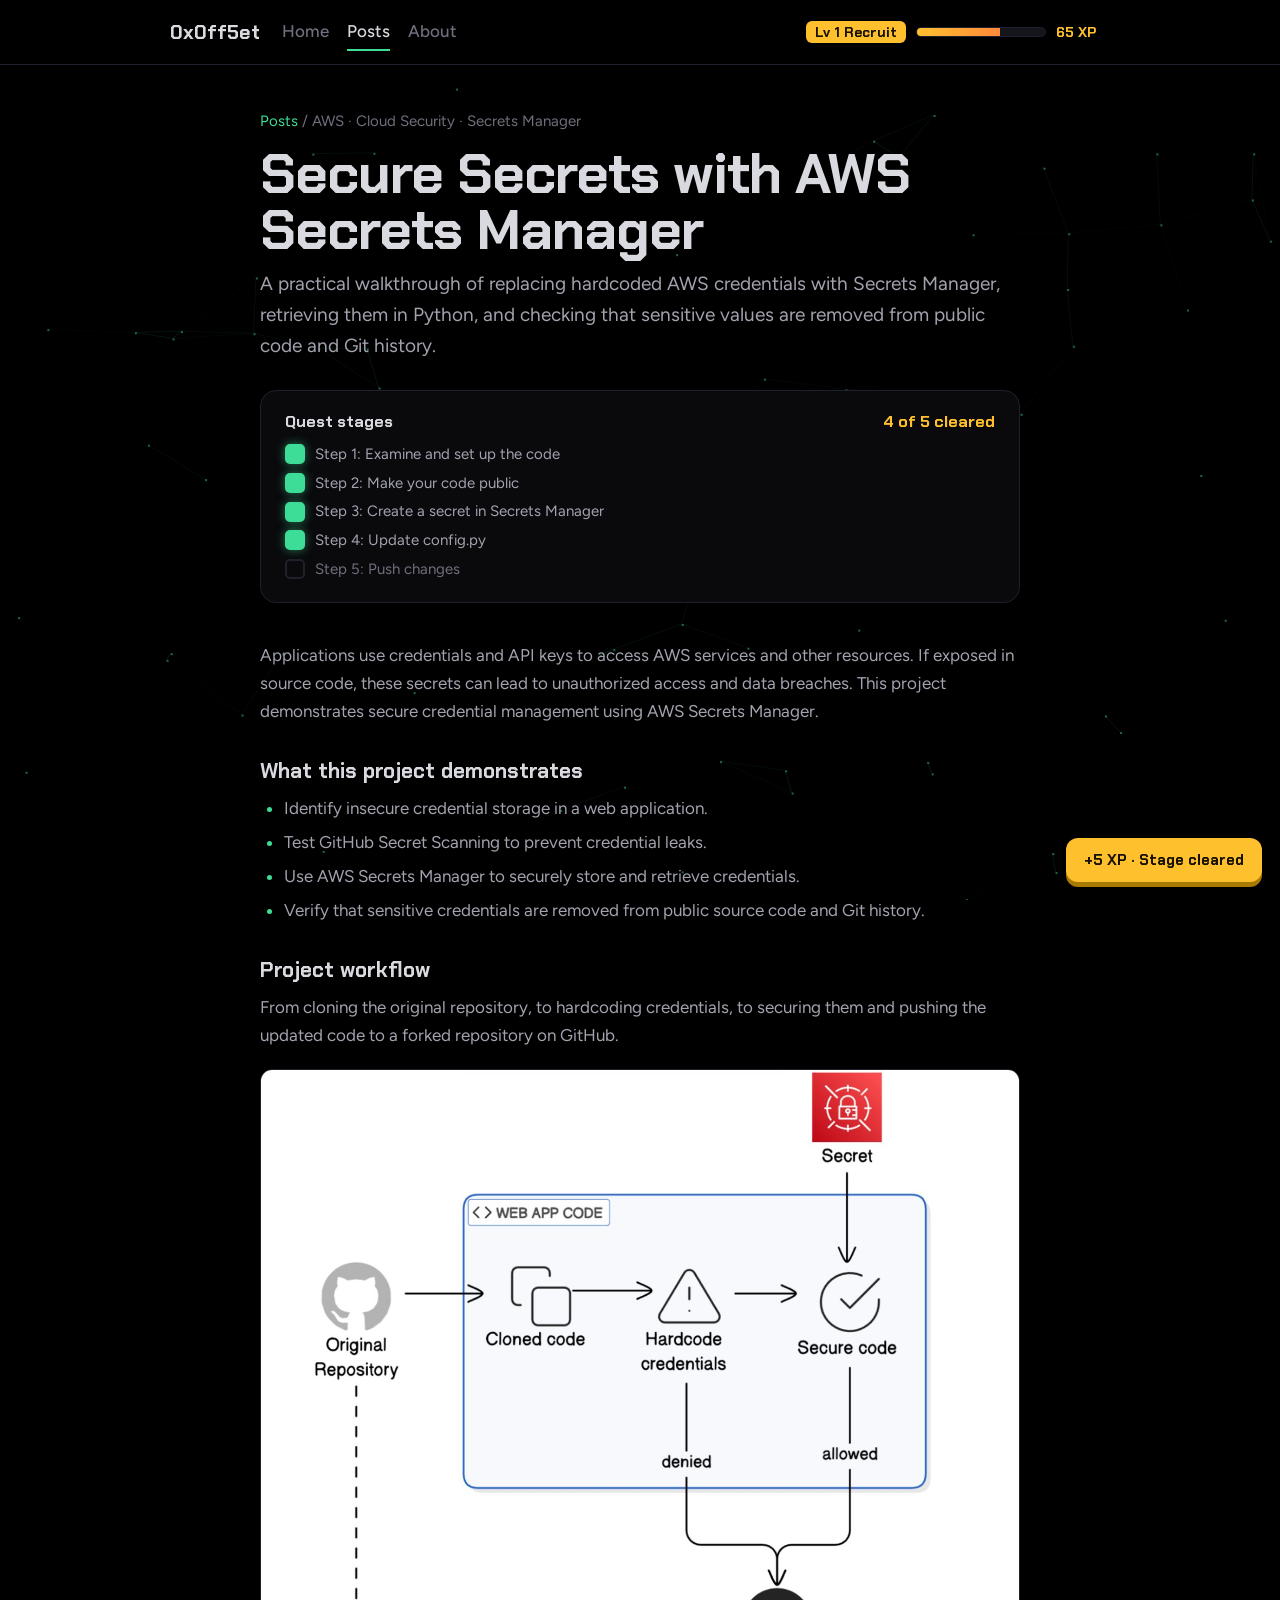
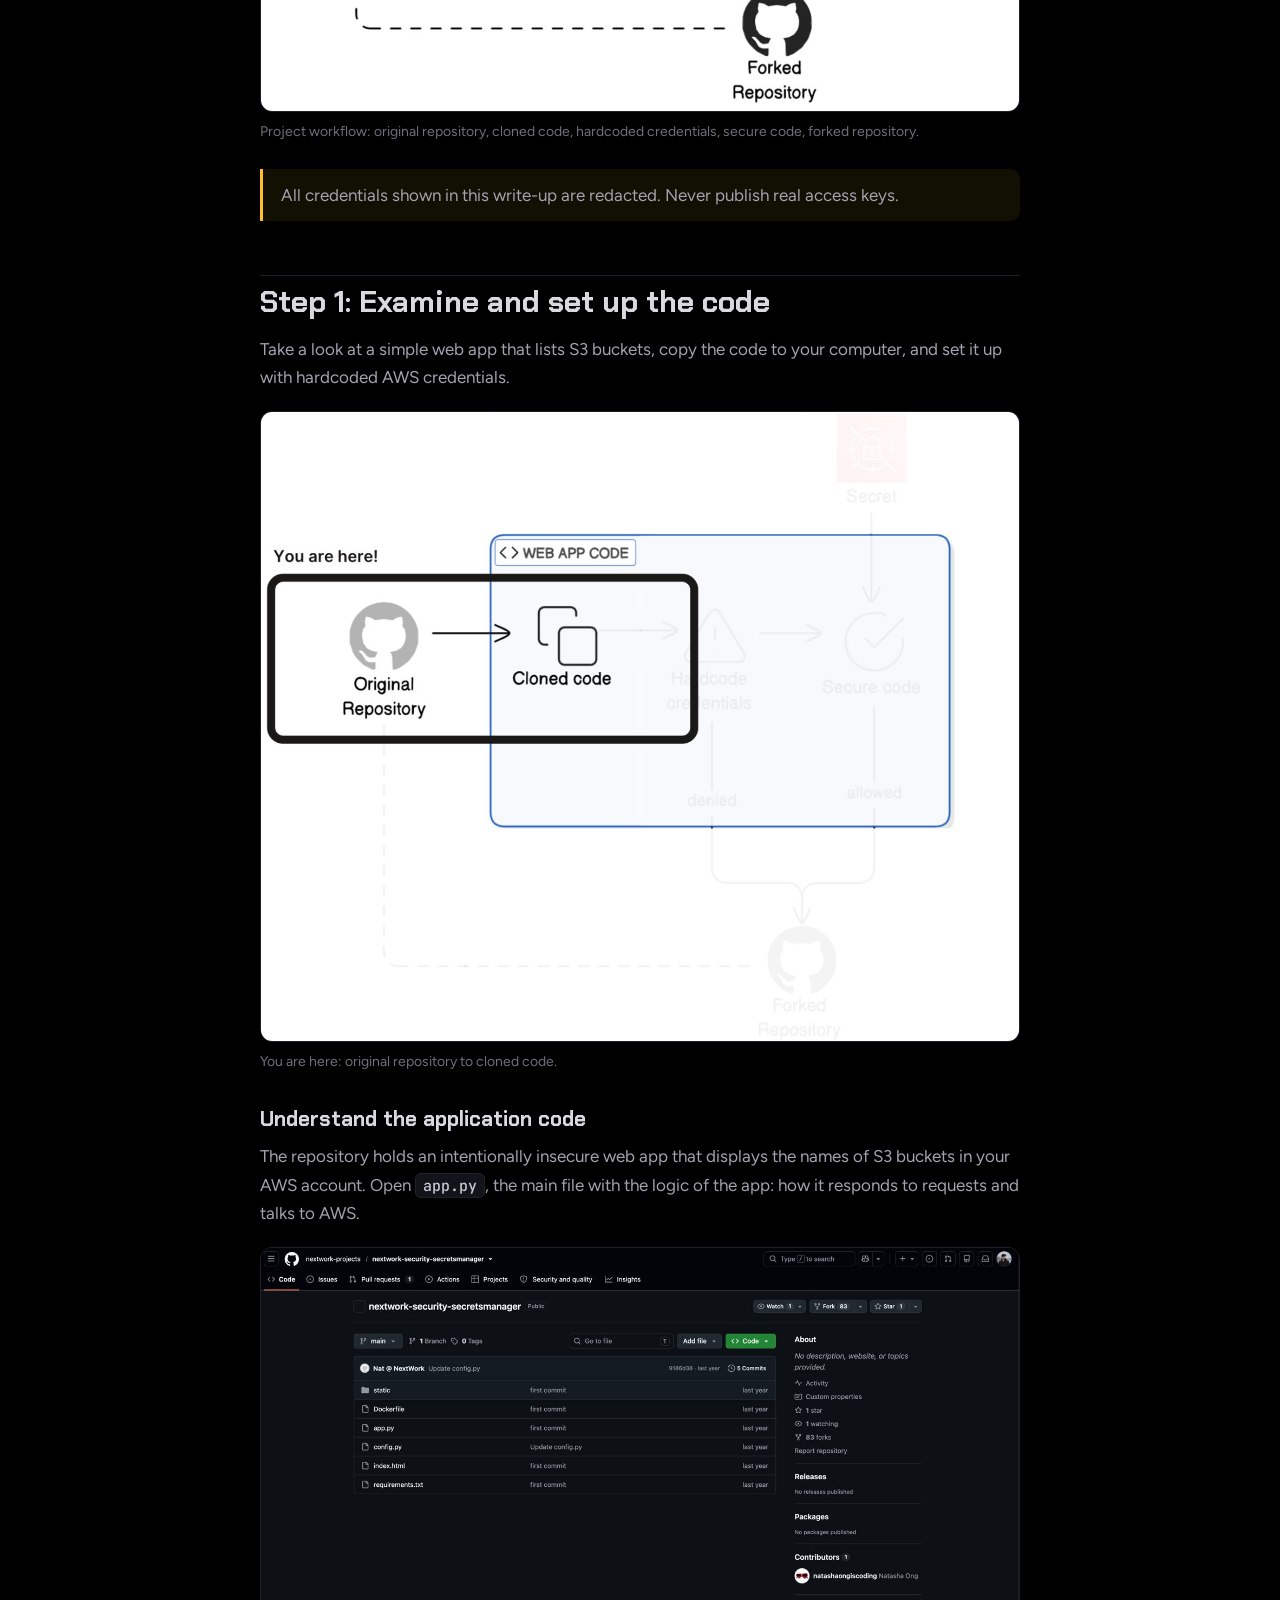
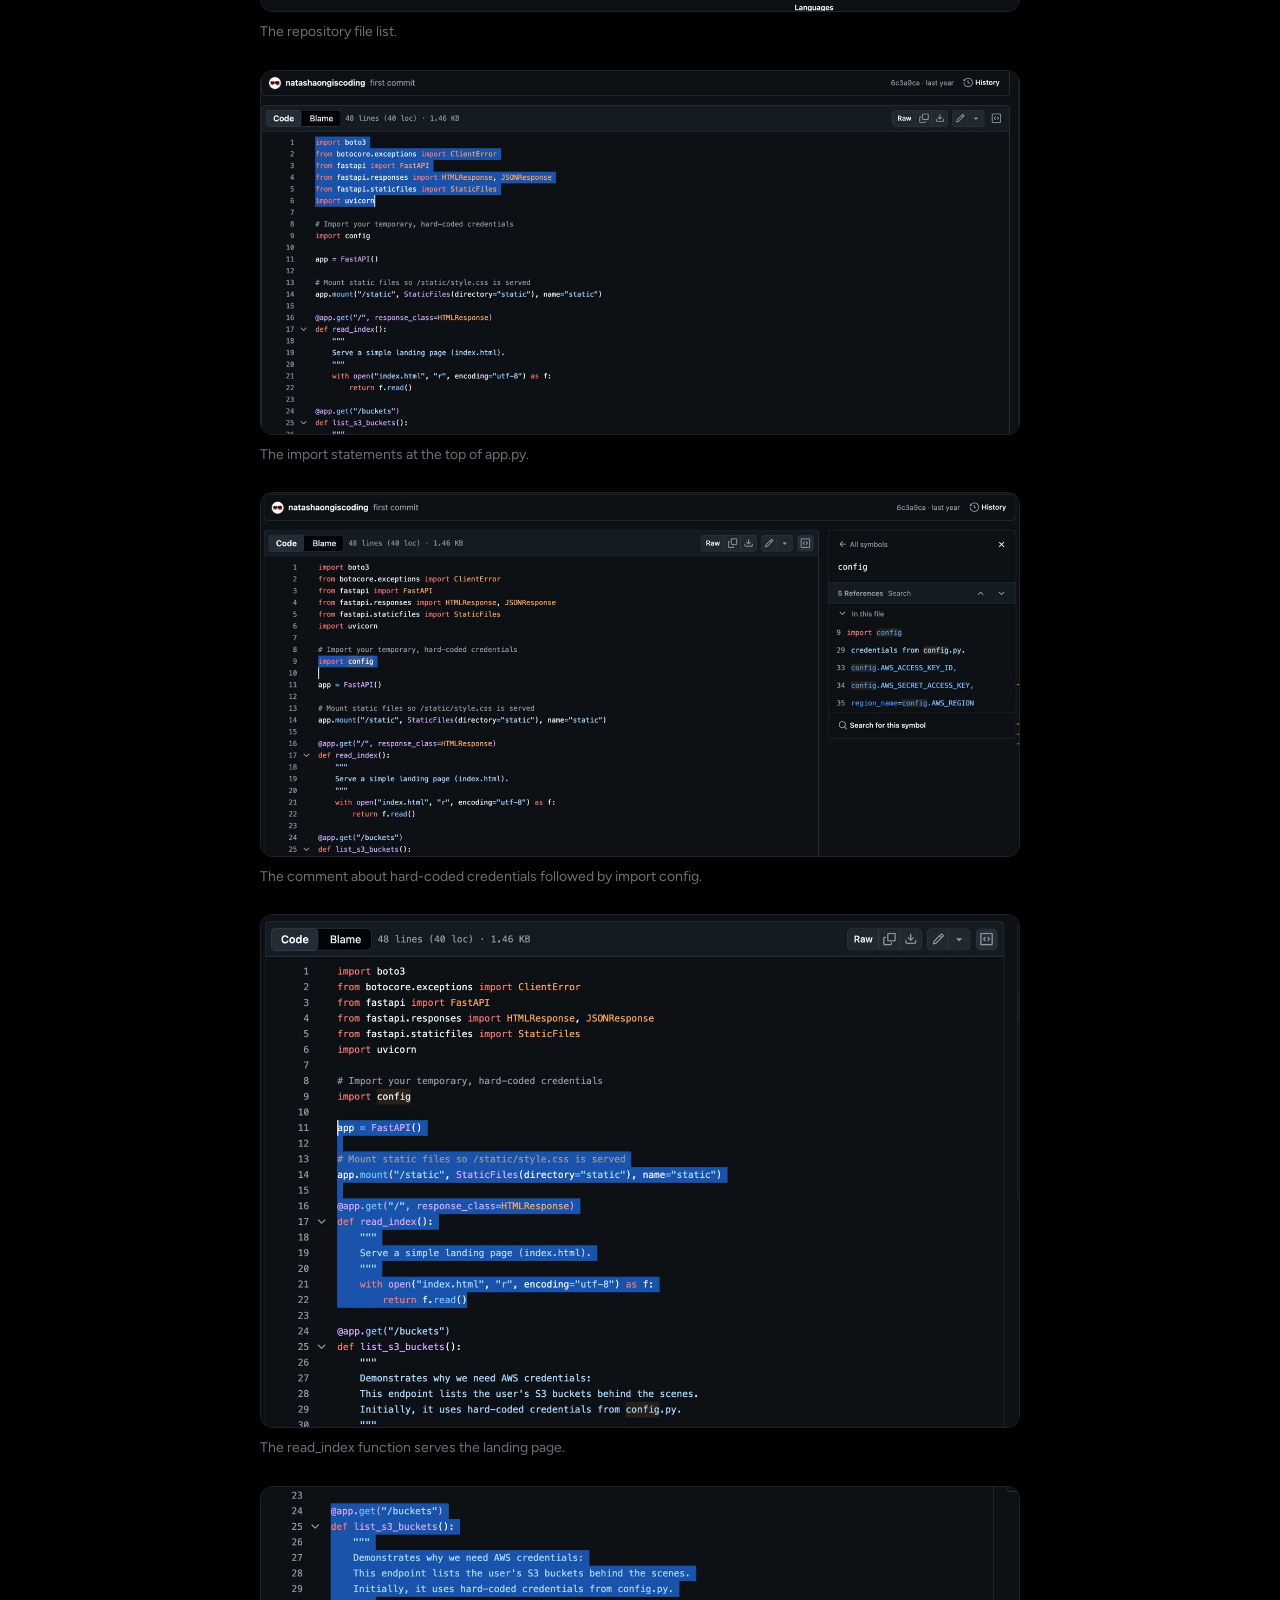
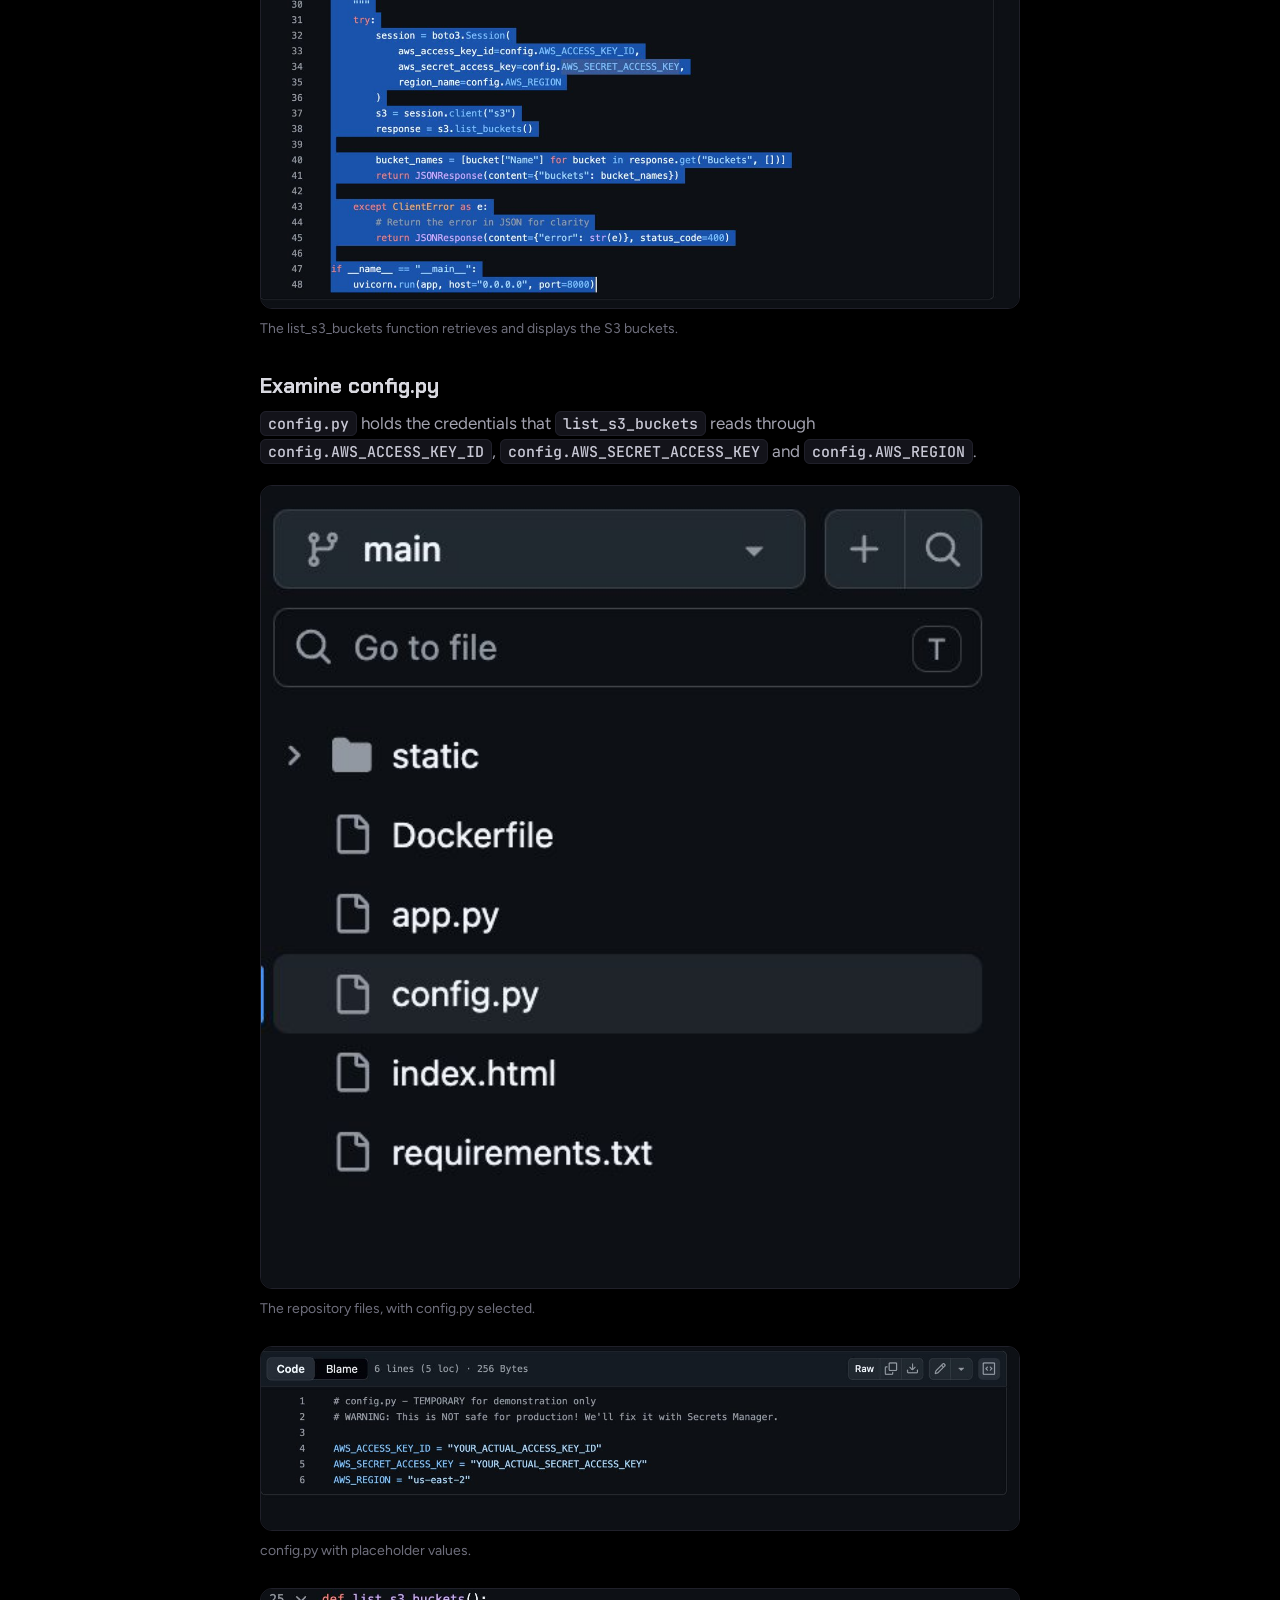
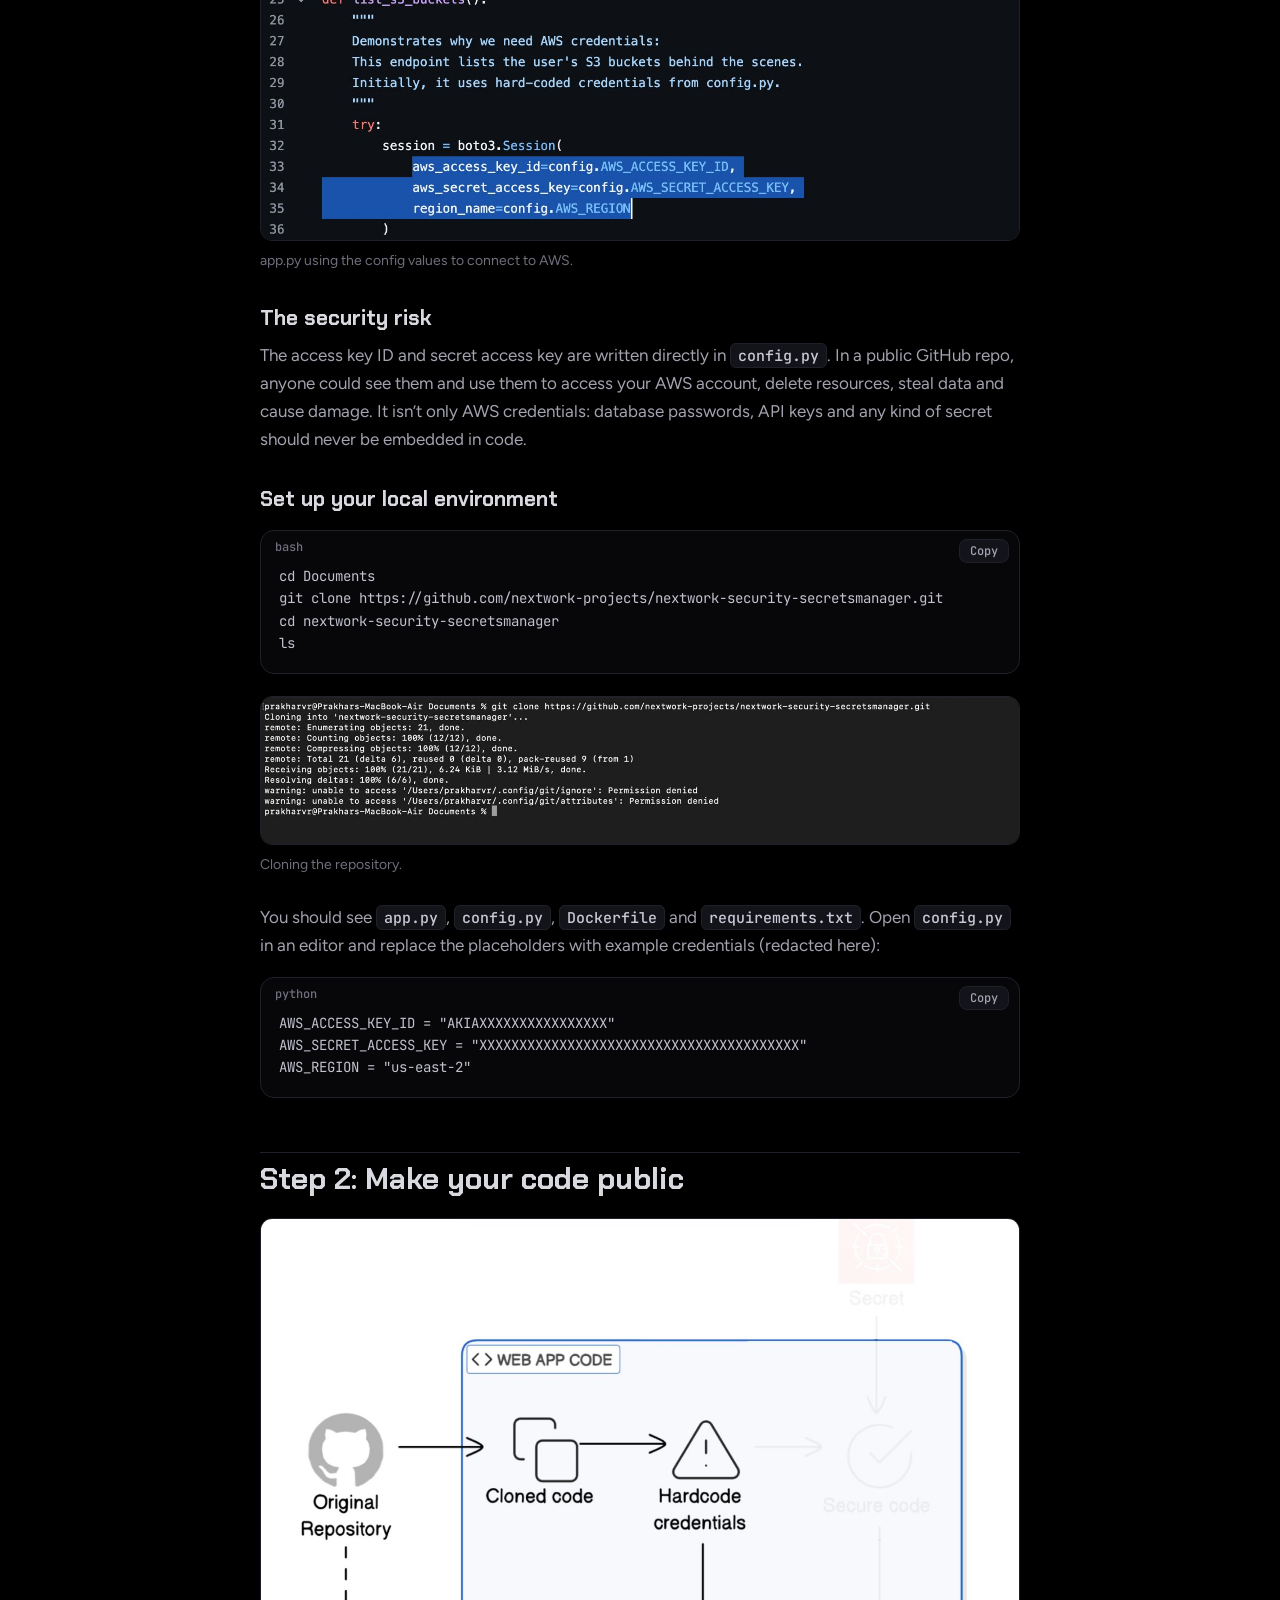
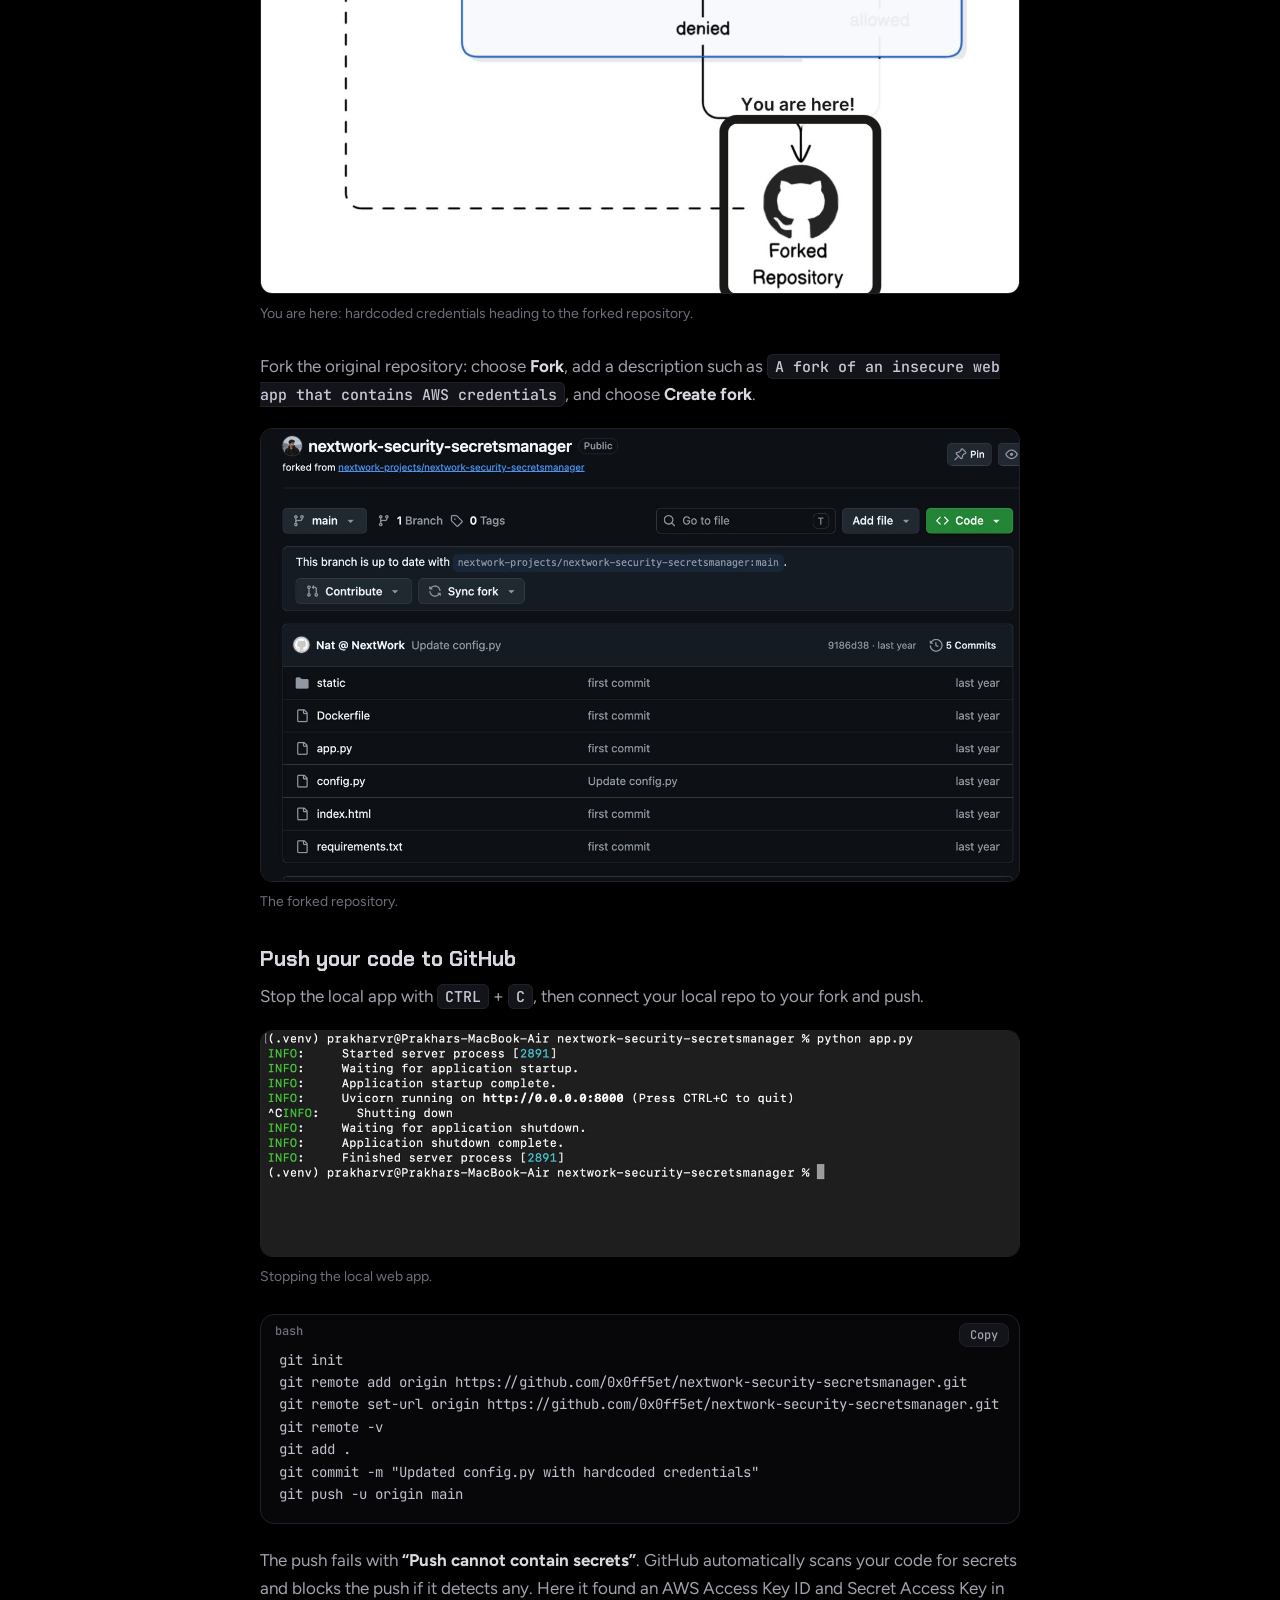
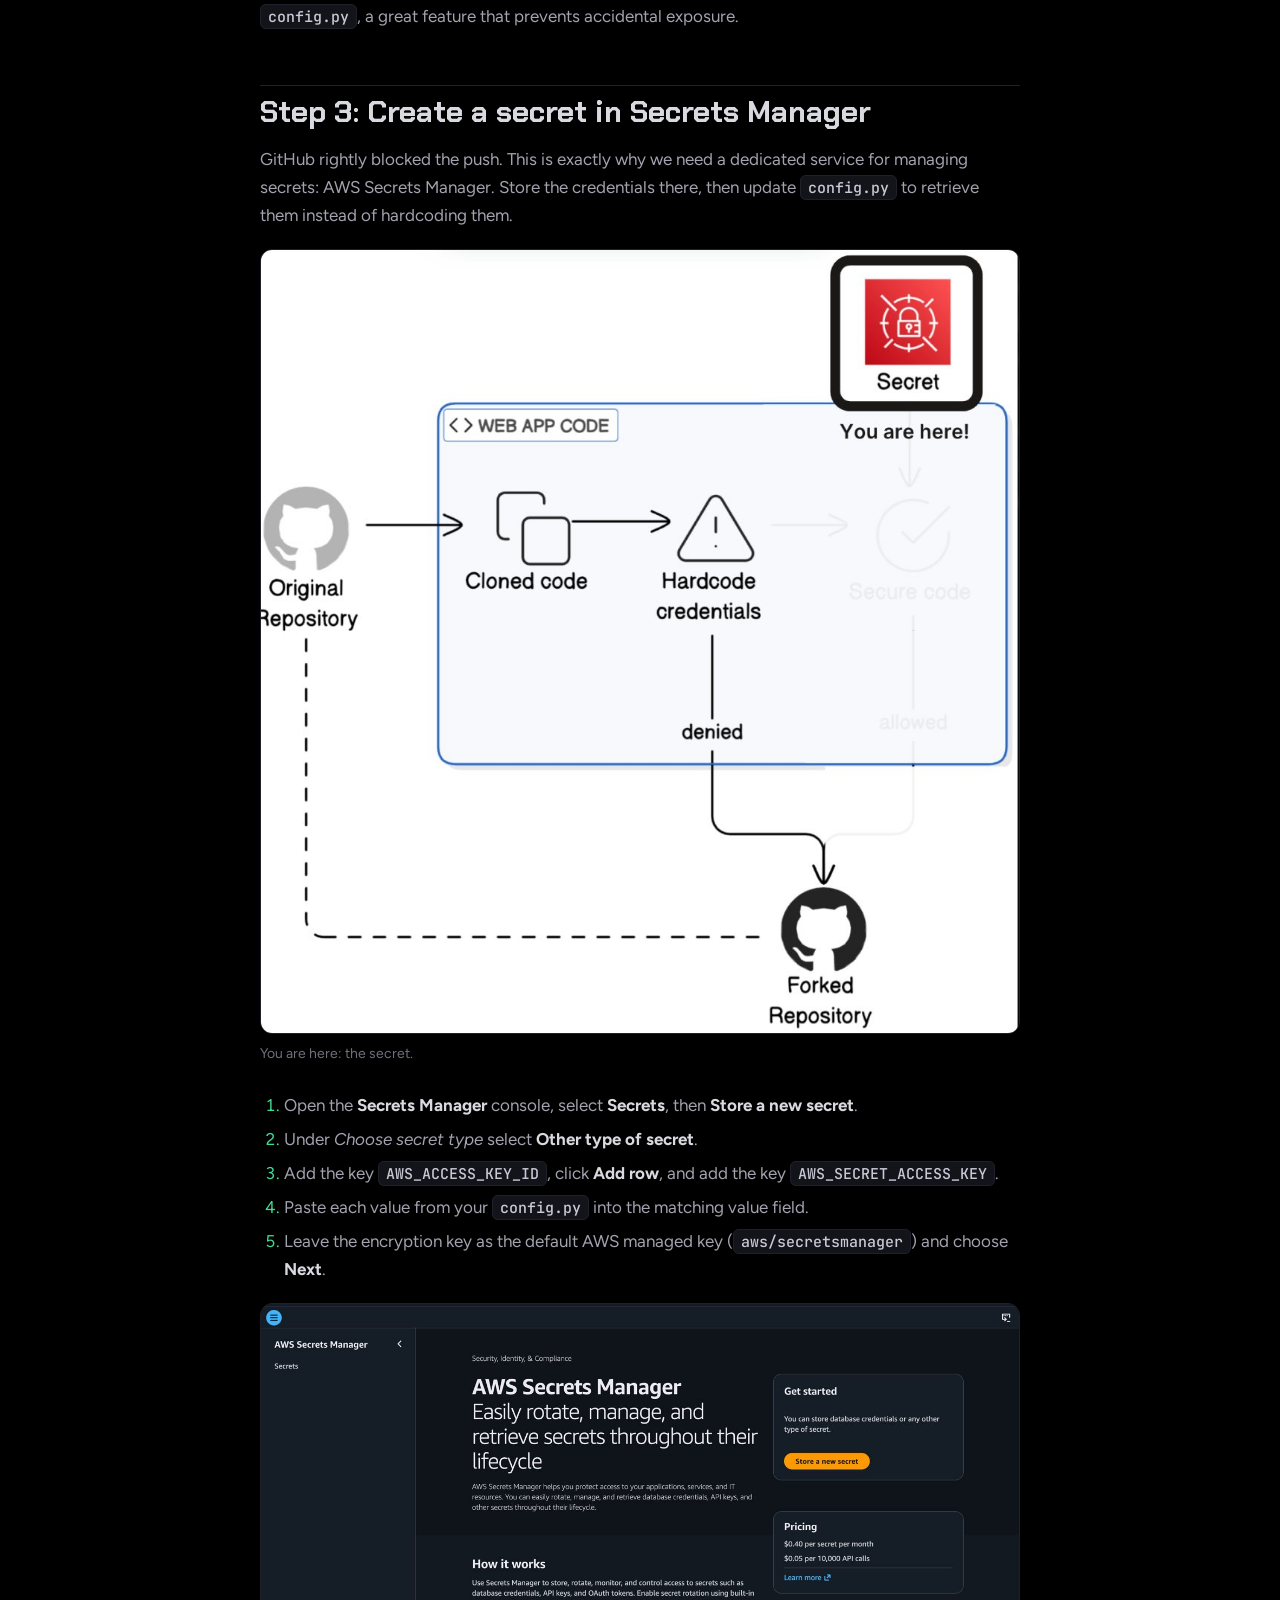
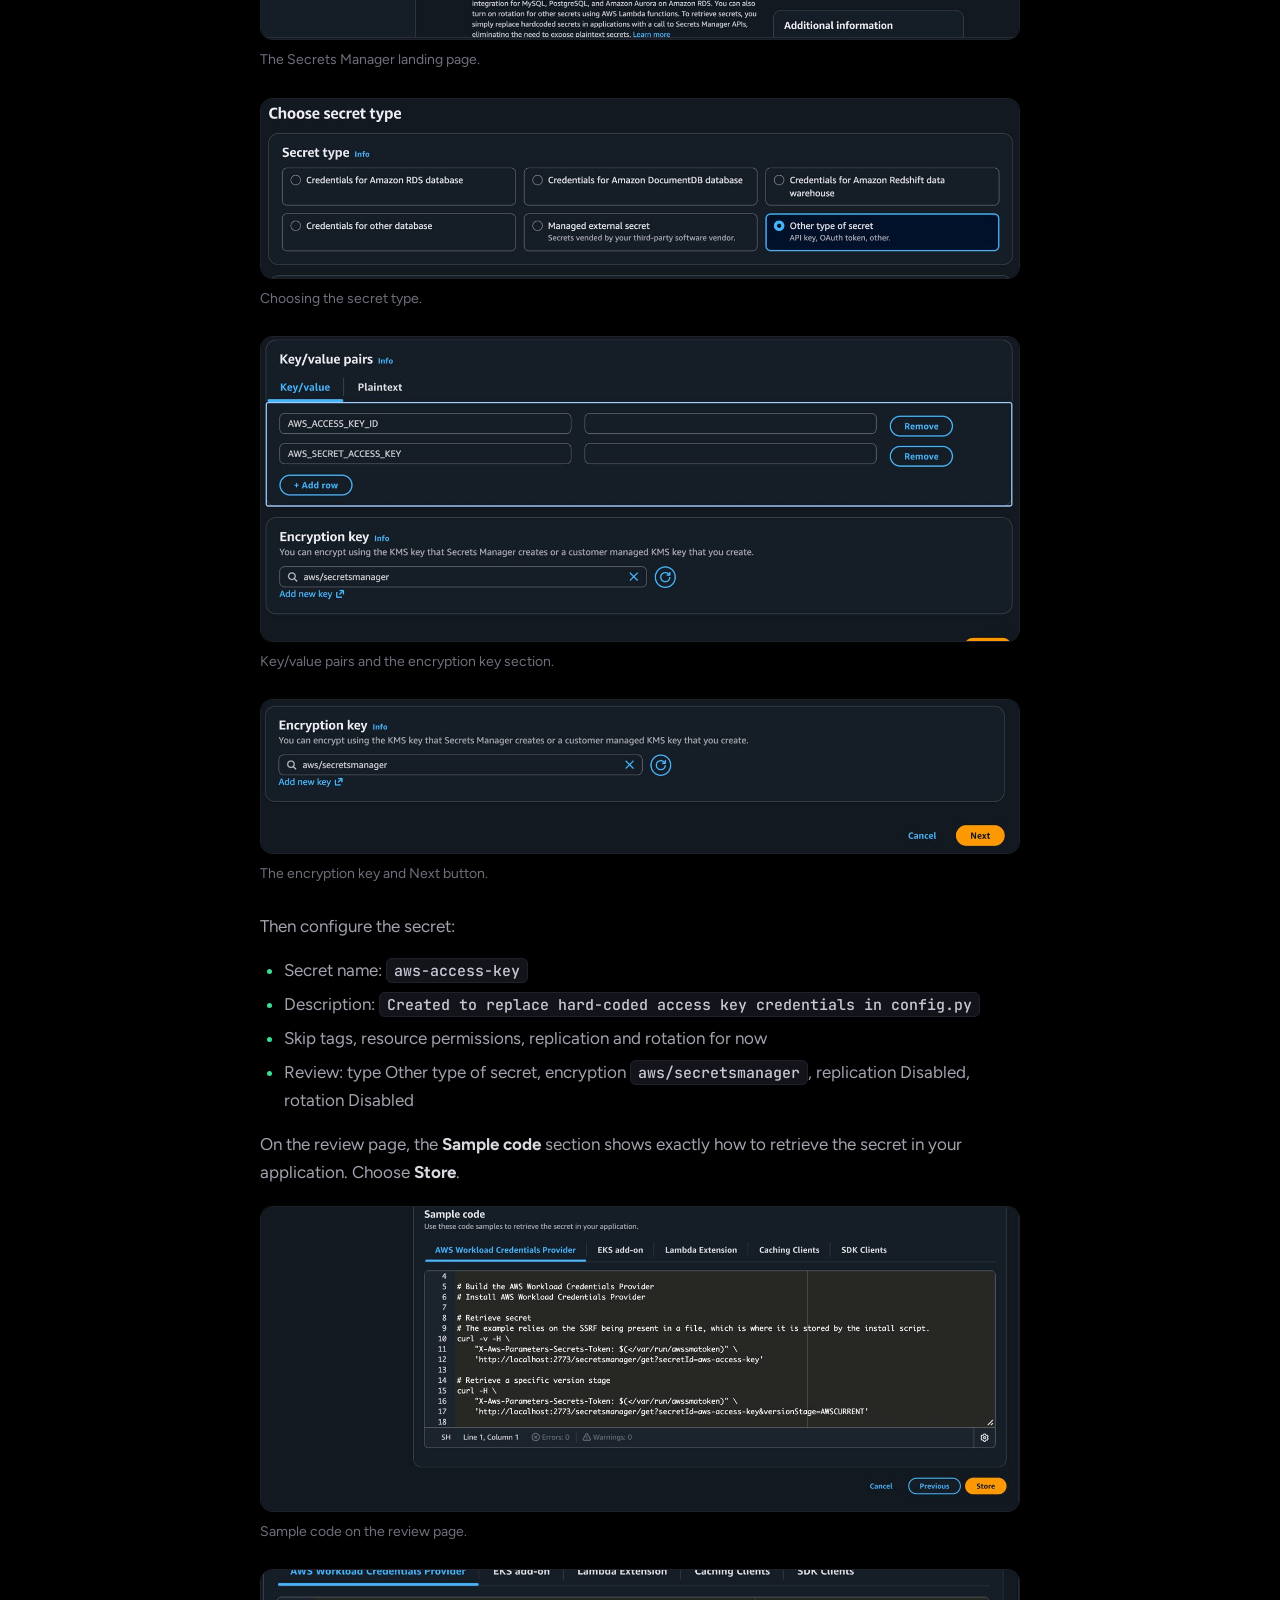
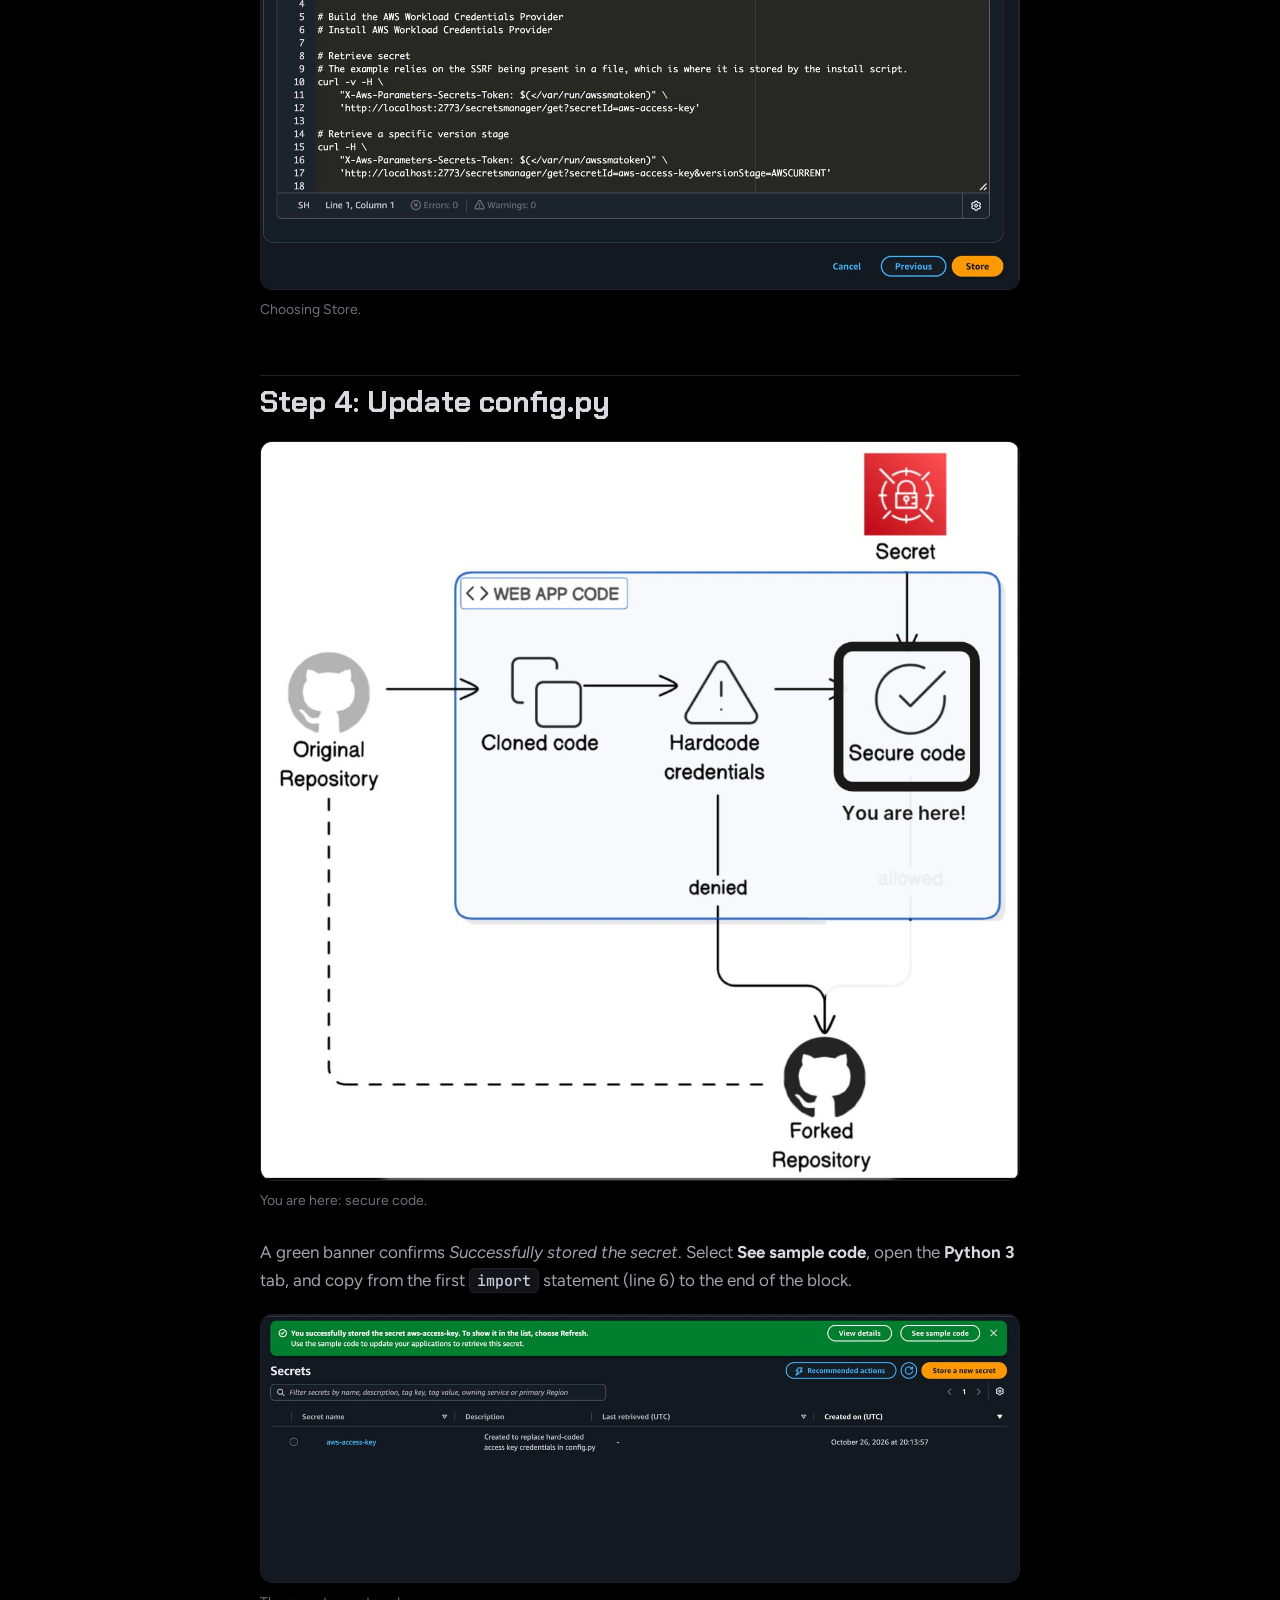
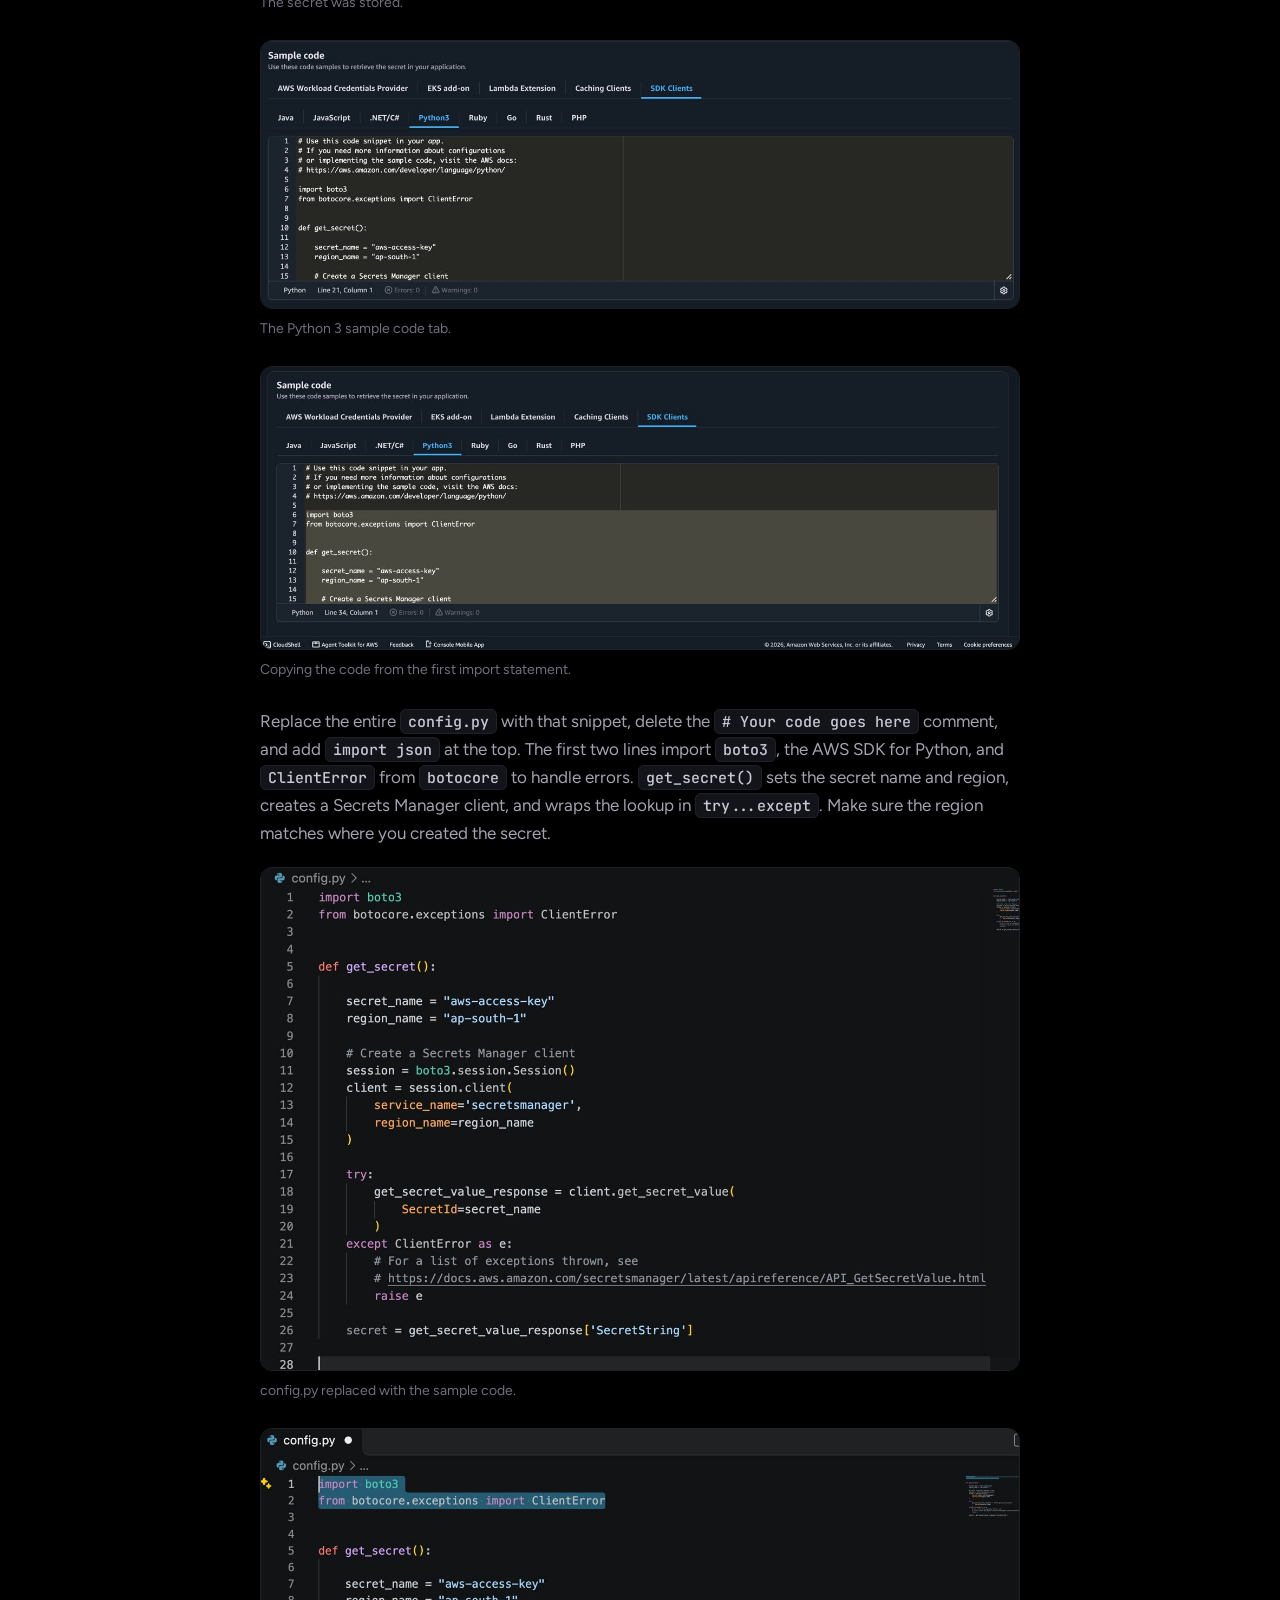
<file: aws-secrets-manager-project.html>
<!DOCTYPE html>
<html lang="en">
<head>
<meta charset="utf-8">
<meta name="viewport" content="width=device-width, initial-scale=1">
<title>Secure Secrets with AWS Secrets Manager — Prakhar (0x0ff5et)</title>
<meta name="description" content="A practical walkthrough of replacing hardcoded AWS credentials with Secrets Manager, retrieving them in Python, and checking that sensitive values are removed from public code and Git history.">
<meta property="og:title" content="Secure Secrets with AWS Secrets Manager — Prakhar (0x0ff5et)">
<meta property="og:description" content="A practical walkthrough of replacing hardcoded AWS credentials with Secrets Manager, retrieving them in Python, and checking that sensitive values are removed from public code and Git history.">
<meta property="og:type" content="website">
<meta name="theme-color" content="#000000">
<link rel="preconnect" href="https://fonts.googleapis.com">
<link rel="preconnect" href="https://fonts.gstatic.com" crossorigin>
<link href="https://fonts.googleapis.com/css2?family=Chakra+Petch:wght@500;700&family=Figtree:wght@400;500;700&family=JetBrains+Mono:wght@400;500&display=swap" rel="stylesheet">
<link rel="stylesheet" href="styles.css">
</head>
<body data-page="article" data-post="aws-secrets-manager-project" data-stages="5">
<canvas id="fx" aria-hidden="true"></canvas>
<a class="skip" href="#main">Skip to content</a>
<header class="top"><div class="wrap">
  <a class="logo" href="index.html">0x0ff5et</a>
  <nav aria-label="Main"><a href="index.html">Home</a><a href="posts.html" aria-current="page">Posts</a><a href="about.html">About</a></nav>
  <div class="hud" aria-live="polite"><b id="lv">Lv 1</b><div class="bar" role="progressbar" aria-label="Experience" id="bar"><i id="fill"></i></div><span class="xp" id="xpn">0 XP</span></div>
</div><div class="prog" id="prog"></div></header>
<main id="main" class="wrap art">
  <p class="crumbs"><a href="posts.html">Posts</a> / AWS · Cloud Security · Secrets Manager</p>
  <h1 class="h1s">Secure Secrets with AWS Secrets Manager</h1>
  <p class="lead2">A practical walkthrough of replacing hardcoded AWS credentials with Secrets Manager, retrieving them in Python, and checking that sensitive values are removed from public code and Git history.</p>
  <div class="quest"><div><b>Quest stages</b><span id="stcount">0 of 5 cleared</span></div>
    <ol><li data-s="s1"><a href="#s1">Step 1: Examine and set up the code</a></li><li data-s="s2"><a href="#s2">Step 2: Make your code public</a></li><li data-s="s3"><a href="#s3">Step 3: Create a secret in Secrets Manager</a></li><li data-s="s4"><a href="#s4">Step 4: Update config.py</a></li><li data-s="s5"><a href="#s5">Step 5: Push changes</a></li></ol></div>
  <article class="prose">
<p>Applications use credentials and API keys to access AWS services and other resources. If exposed in source code, these secrets can lead to unauthorized access and data breaches. This project demonstrates secure credential management using AWS Secrets Manager.</p>
<h3>What this project demonstrates</h3>
<ul><li>Identify insecure credential storage in a web application.</li><li>Test GitHub Secret Scanning to prevent credential leaks.</li><li>Use AWS Secrets Manager to securely store and retrieve credentials.</li><li>Verify that sensitive credentials are removed from public source code and Git history.</li></ul>
<h3>Project workflow</h3>
<p>From cloning the original repository, to hardcoding credentials, to securing them and pushing the updated code to a forked repository on GitHub.</p>
<figure><img src="assets/secrets/00.jpg" alt="Project workflow: original repository, cloned code, hardcoded credentials, secure code, forked repository." loading="lazy"><figcaption>Project workflow: original repository, cloned code, hardcoded credentials, secure code, forked repository.</figcaption></figure>
<div class="note">All credentials shown in this write-up are redacted. Never publish real access keys.</div>
<h2 id="s1" class="stage">Step 1: Examine and set up the code</h2>
<p>Take a look at a simple web app that lists S3 buckets, copy the code to your computer, and set it up with hardcoded AWS credentials.</p>
<figure><img src="assets/secrets/01.jpg" alt="You are here: original repository to cloned code." loading="lazy"><figcaption>You are here: original repository to cloned code.</figcaption></figure>
<h3>Understand the application code</h3>
<p>The repository holds an intentionally insecure web app that displays the names of S3 buckets in your AWS account. Open <code>app.py</code>, the main file with the logic of the app: how it responds to requests and talks to AWS.</p>
<figure><img src="assets/secrets/02.jpg" alt="The repository file list." loading="lazy"><figcaption>The repository file list.</figcaption></figure>
<figure><img src="assets/secrets/03.jpg" alt="The import statements at the top of app.py." loading="lazy"><figcaption>The import statements at the top of app.py.</figcaption></figure>
<figure><img src="assets/secrets/04.jpg" alt="The comment about hard-coded credentials followed by import config." loading="lazy"><figcaption>The comment about hard-coded credentials followed by import config.</figcaption></figure>
<figure><img src="assets/secrets/05.jpg" alt="The read_index function serves the landing page." loading="lazy"><figcaption>The read_index function serves the landing page.</figcaption></figure>
<figure><img src="assets/secrets/06.jpg" alt="The list_s3_buckets function retrieves and displays the S3 buckets." loading="lazy"><figcaption>The list_s3_buckets function retrieves and displays the S3 buckets.</figcaption></figure>
<h3>Examine config.py</h3>
<p><code>config.py</code> holds the credentials that <code>list_s3_buckets</code> reads through <code>config.AWS_ACCESS_KEY_ID</code>, <code>config.AWS_SECRET_ACCESS_KEY</code> and <code>config.AWS_REGION</code>.</p>
<figure><img src="assets/secrets/07.jpg" alt="The repository files, with config.py selected." loading="lazy"><figcaption>The repository files, with config.py selected.</figcaption></figure>
<figure><img src="assets/secrets/08.jpg" alt="config.py with placeholder values." loading="lazy"><figcaption>config.py with placeholder values.</figcaption></figure>
<figure><img src="assets/secrets/09.jpg" alt="app.py using the config values to connect to AWS." loading="lazy"><figcaption>app.py using the config values to connect to AWS.</figcaption></figure>
<h3>The security risk</h3>
<p>The access key ID and secret access key are written directly in <code>config.py</code>. In a public GitHub repo, anyone could see them and use them to access your AWS account, delete resources, steal data and cause damage. It isn’t only AWS credentials: database passwords, API keys and any kind of secret should never be embedded in code.</p>
<h3>Set up your local environment</h3>
<div class="code"><span class="lang">bash</span><pre><code>cd Documents
git clone https://github.com/nextwork-projects/nextwork-security-secretsmanager.git
cd nextwork-security-secretsmanager
ls</code></pre></div>
<figure><img src="assets/secrets/10.jpg" alt="Cloning the repository." loading="lazy"><figcaption>Cloning the repository.</figcaption></figure>
<p>You should see <code>app.py</code>, <code>config.py</code>, <code>Dockerfile</code> and <code>requirements.txt</code>. Open <code>config.py</code> in an editor and replace the placeholders with example credentials (redacted here):</p>
<div class="code"><span class="lang">python</span><pre><code>AWS_ACCESS_KEY_ID = &quot;AKIAXXXXXXXXXXXXXXXX&quot;
AWS_SECRET_ACCESS_KEY = &quot;XXXXXXXXXXXXXXXXXXXXXXXXXXXXXXXXXXXXXXXX&quot;
AWS_REGION = &quot;us-east-2&quot;</code></pre></div>
<h2 id="s2" class="stage">Step 2: Make your code public</h2>
<figure><img src="assets/secrets/11.jpg" alt="You are here: hardcoded credentials heading to the forked repository." loading="lazy"><figcaption>You are here: hardcoded credentials heading to the forked repository.</figcaption></figure>
<p>Fork the original repository: choose <strong>Fork</strong>, add a description such as <code>A fork of an insecure web app that contains AWS credentials</code>, and choose <strong>Create fork</strong>.</p>
<figure><img src="assets/secrets/12.jpg" alt="The forked repository." loading="lazy"><figcaption>The forked repository.</figcaption></figure>
<h3>Push your code to GitHub</h3>
<p>Stop the local app with <kbd>CTRL</kbd> + <kbd>C</kbd>, then connect your local repo to your fork and push.</p>
<figure><img src="assets/secrets/13.jpg" alt="Stopping the local web app." loading="lazy"><figcaption>Stopping the local web app.</figcaption></figure>
<div class="code"><span class="lang">bash</span><pre><code>git init
git remote add origin https://github.com/0x0ff5et/nextwork-security-secretsmanager.git
git remote set-url origin https://github.com/0x0ff5et/nextwork-security-secretsmanager.git
git remote -v
git add .
git commit -m &quot;Updated config.py with hardcoded credentials&quot;
git push -u origin main</code></pre></div>
<p>The push fails with <strong>“Push cannot contain secrets”</strong>. GitHub automatically scans your code for secrets and blocks the push if it detects any. Here it found an AWS Access Key ID and Secret Access Key in <code>config.py</code>, a great feature that prevents accidental exposure.</p>
<h2 id="s3" class="stage">Step 3: Create a secret in Secrets Manager</h2>
<p>GitHub rightly blocked the push. This is exactly why we need a dedicated service for managing secrets: AWS Secrets Manager. Store the credentials there, then update <code>config.py</code> to retrieve them instead of hardcoding them.</p>
<figure><img src="assets/secrets/15.jpg" alt="You are here: the secret." loading="lazy"><figcaption>You are here: the secret.</figcaption></figure>
<ol><li>Open the <strong>Secrets Manager</strong> console, select <strong>Secrets</strong>, then <strong>Store a new secret</strong>.</li><li>Under <em>Choose secret type</em> select <strong>Other type of secret</strong>.</li><li>Add the key <code>AWS_ACCESS_KEY_ID</code>, click <strong>Add row</strong>, and add the key <code>AWS_SECRET_ACCESS_KEY</code>.</li><li>Paste each value from your <code>config.py</code> into the matching value field.</li><li>Leave the encryption key as the default AWS managed key (<code>aws/secretsmanager</code>) and choose <strong>Next</strong>.</li></ol>
<figure><img src="assets/secrets/16.jpg" alt="The Secrets Manager landing page." loading="lazy"><figcaption>The Secrets Manager landing page.</figcaption></figure>
<figure><img src="assets/secrets/17.jpg" alt="Choosing the secret type." loading="lazy"><figcaption>Choosing the secret type.</figcaption></figure>
<figure><img src="assets/secrets/18.jpg" alt="Key/value pairs and the encryption key section." loading="lazy"><figcaption>Key/value pairs and the encryption key section.</figcaption></figure>
<figure><img src="assets/secrets/20.jpg" alt="The encryption key and Next button." loading="lazy"><figcaption>The encryption key and Next button.</figcaption></figure>
<p>Then configure the secret:</p>
<ul><li>Secret name: <code>aws-access-key</code></li><li>Description: <code>Created to replace hard-coded access key credentials in config.py</code></li><li>Skip tags, resource permissions, replication and rotation for now</li><li>Review: type Other type of secret, encryption <code>aws/secretsmanager</code>, replication Disabled, rotation Disabled</li></ul>
<p>On the review page, the <strong>Sample code</strong> section shows exactly how to retrieve the secret in your application. Choose <strong>Store</strong>.</p>
<figure><img src="assets/secrets/21.jpg" alt="Sample code on the review page." loading="lazy"><figcaption>Sample code on the review page.</figcaption></figure>
<figure><img src="assets/secrets/22.jpg" alt="Choosing Store." loading="lazy"><figcaption>Choosing Store.</figcaption></figure>
<h2 id="s4" class="stage">Step 4: Update config.py</h2>
<figure><img src="assets/secrets/23.jpg" alt="You are here: secure code." loading="lazy"><figcaption>You are here: secure code.</figcaption></figure>
<p>A green banner confirms <em>Successfully stored the secret</em>. Select <strong>See sample code</strong>, open the <strong>Python 3</strong> tab, and copy from the first <code>import</code> statement (line 6) to the end of the block.</p>
<figure><img src="assets/secrets/24.jpg" alt="The secret was stored." loading="lazy"><figcaption>The secret was stored.</figcaption></figure>
<figure><img src="assets/secrets/25.jpg" alt="The Python 3 sample code tab." loading="lazy"><figcaption>The Python 3 sample code tab.</figcaption></figure>
<figure><img src="assets/secrets/26.jpg" alt="Copying the code from the first import statement." loading="lazy"><figcaption>Copying the code from the first import statement.</figcaption></figure>
<p>Replace the entire <code>config.py</code> with that snippet, delete the <code># Your code goes here</code> comment, and add <code>import json</code> at the top. The first two lines import <code>boto3</code>, the AWS SDK for Python, and <code>ClientError</code> from <code>botocore</code> to handle errors. <code>get_secret()</code> sets the secret name and region, creates a Secrets Manager client, and wraps the lookup in <code>try...except</code>. Make sure the region matches where you created the secret.</p>
<figure><img src="assets/secrets/27.jpg" alt="config.py replaced with the sample code." loading="lazy"><figcaption>config.py replaced with the sample code.</figcaption></figure>
<figure><img src="assets/secrets/28.jpg" alt="The import statements." loading="lazy"><figcaption>The import statements.</figcaption></figure>
<figure><img src="assets/secrets/29.jpg" alt="The get_secret function." loading="lazy"><figcaption>The get_secret function.</figcaption></figure>
<figure><img src="assets/secrets/30.jpg" alt="The try/except block that retrieves the secret." loading="lazy"><figcaption>The try/except block that retrieves the secret.</figcaption></figure>
<p>Finally, return the parsed secret and read the credential values from it. The finished <code>config.py</code>:</p>
<div class="code"><span class="lang">python</span><pre><code>import boto3
from botocore.exceptions import ClientError
import json


def get_secret():
    secret_name = &quot;aws-access-key&quot;
    region_name = &quot;ap-south-1&quot;

    session = boto3.session.Session()
    client = session.client(
        service_name=&quot;secretsmanager&quot;,
        region_name=region_name
    )

    try:
        response = client.get_secret_value(SecretId=secret_name)
    except ClientError as e:
        raise e

    return json.loads(response[&quot;SecretString&quot;])


credentials = get_secret()

AWS_ACCESS_KEY_ID = credentials.get(&quot;AWS_ACCESS_KEY_ID&quot;)
AWS_SECRET_ACCESS_KEY = credentials.get(&quot;AWS_SECRET_ACCESS_KEY&quot;)
AWS_REGION = credentials.get(&quot;AWS_REGION&quot;, &quot;ap-south-1&quot;)</code></pre></div>
<figure><img src="assets/secrets/31.jpg" alt="Adding import json." loading="lazy"><figcaption>Adding import json.</figcaption></figure>
<h2 id="s5" class="stage">Step 5: Push changes</h2>
<figure><img src="assets/secrets/32.jpg" alt="You are here: secure code pushed to the forked repository." loading="lazy"><figcaption>You are here: secure code pushed to the forked repository.</figcaption></figure>
<div class="code"><span class="lang">bash</span><pre><code>git add .
git commit -m &quot;Updated config.py with Secrets Manager credentials&quot;
git push -u origin main</code></pre></div>
<p>The push still fails with the same error. The old commit that introduced the hardcoded credentials is still in the Git history, and GitHub scans history too.</p>
<h3>Remove hardcoded credentials from commit history</h3>
<p>Use <code>git rebase</code> to rewrite history and drop the commit that introduced the credentials. First find that commit’s ID in your terminal history and note its first 7 digits. Then run:</p>
<div class="code"><span class="lang">bash</span><pre><code>git rebase -i --root</code></pre></div>
<ol><li>In the interactive editor, move to the commit with the credentials and change <code>pick</code> to <code>d</code> (drop) at the start of that line.</li><li>Save and close the editor (<code>:wq</code>, then Enter). Git removes the commit from history.</li><li>You may hit merge conflicts during the rebase.</li></ol>
<h3>Resolve merge conflicts</h3>
<p>Open <code>config.py</code>. You’ll see conflict markers with the old hardcoded version above <code>=======</code> and the new Secrets Manager version below it.</p>
<div class="code"><span class="lang">text</span><pre><code>&lt;&lt;&lt;&lt;&lt;&lt;&lt; HEAD
# Old version with hardcoded credentials
AWS_ACCESS_KEY_ID = &quot;AKIAXXXXXXXXXXXXXXXX&quot;
AWS_SECRET_ACCESS_KEY = &quot;XXXXXXXXXXXXXXXXXXXXXXXXXXXXXXXXXXXXXXXX&quot;
AWS_REGION = &quot;us-east-2&quot;
=======
# New version with Secrets Manager
import boto3
from botocore.exceptions import ClientError
import json

def get_secret():
    # ... rest of the Secrets Manager code ...
&gt;&gt;&gt;&gt;&gt;&gt;&gt; ea89d6b (Updated config.py with Secrets Manager credentials)</code></pre></div>
<p>Delete everything from <code>&lt;&lt;&lt;&lt;&lt;&lt;&lt; HEAD</code> through <code>=======</code>, which removes the hardcoded credentials, then delete the closing <code>&gt;&gt;&gt;&gt;&gt;&gt;&gt;</code> line. Save the file, then continue:</p>
<div class="code"><span class="lang">bash</span><pre><code>git add config.py
git commit -m &quot;Resolved merge conflicts&quot;
git rebase --continue
git push</code></pre></div>
<h3>Verify your GitHub repository</h3>
<ul><li>Open your forked repo on GitHub and check <code>config.py</code>. It should be clean of hardcoded credentials and only contain the code to retrieve them from Secrets Manager.</li><li>Check the commit history of <code>config.py</code>. There should be no commit containing your hardcoded credentials.</li></ul>
<figure><img src="assets/secrets/33.jpg" alt="The clean config.py on GitHub, with no credentials." loading="lazy"><figcaption>The clean config.py on GitHub, with no credentials.</figcaption></figure>
  </article>
  <div class="win" id="end"><h2>Quest complete</h2><p>The credentials live in Secrets Manager, config.py only knows how to fetch them, and the Git history no longer contains them. GitHub’s secret scanning accepted the push.</p><a class="btn" href="posts.html">Pick the next quest</a></div>
</main>
<div class="wrap"><footer>
  <span>© Prakhar (0x0ff5et) Cloud Security · Security Research</span>
  <span class="links"><a href="https://www.linkedin.com/in/0x0ff5et/" target="_blank" rel="noopener">LinkedIn</a><a href="https://x.com/0x0ff5et" target="_blank" rel="noopener">X</a><a href="#" id="reset">Reset progress</a></span>
</footer></div>
<div id="toast" aria-live="polite"></div>
<div id="lb" class="lb" hidden><img alt=""></div>
<script src="script.js"></script>
</body>
</html>
</file>
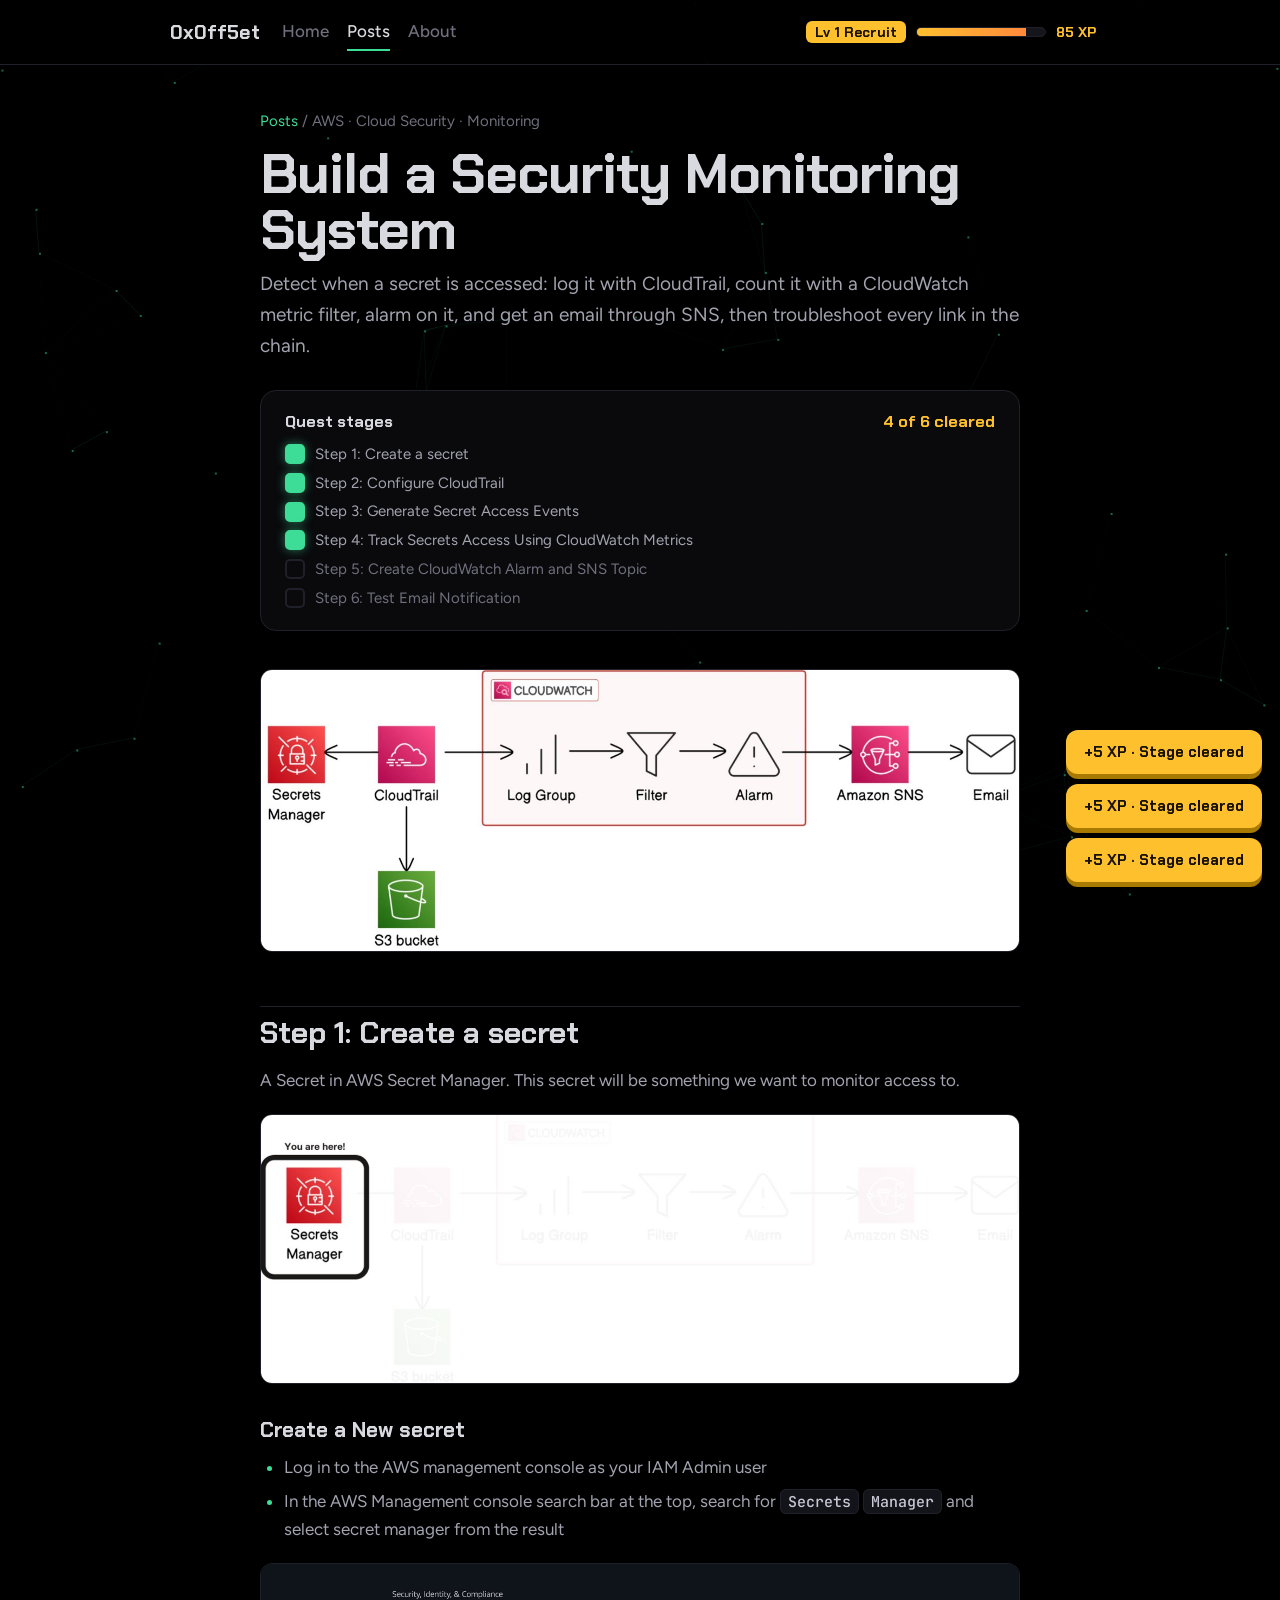
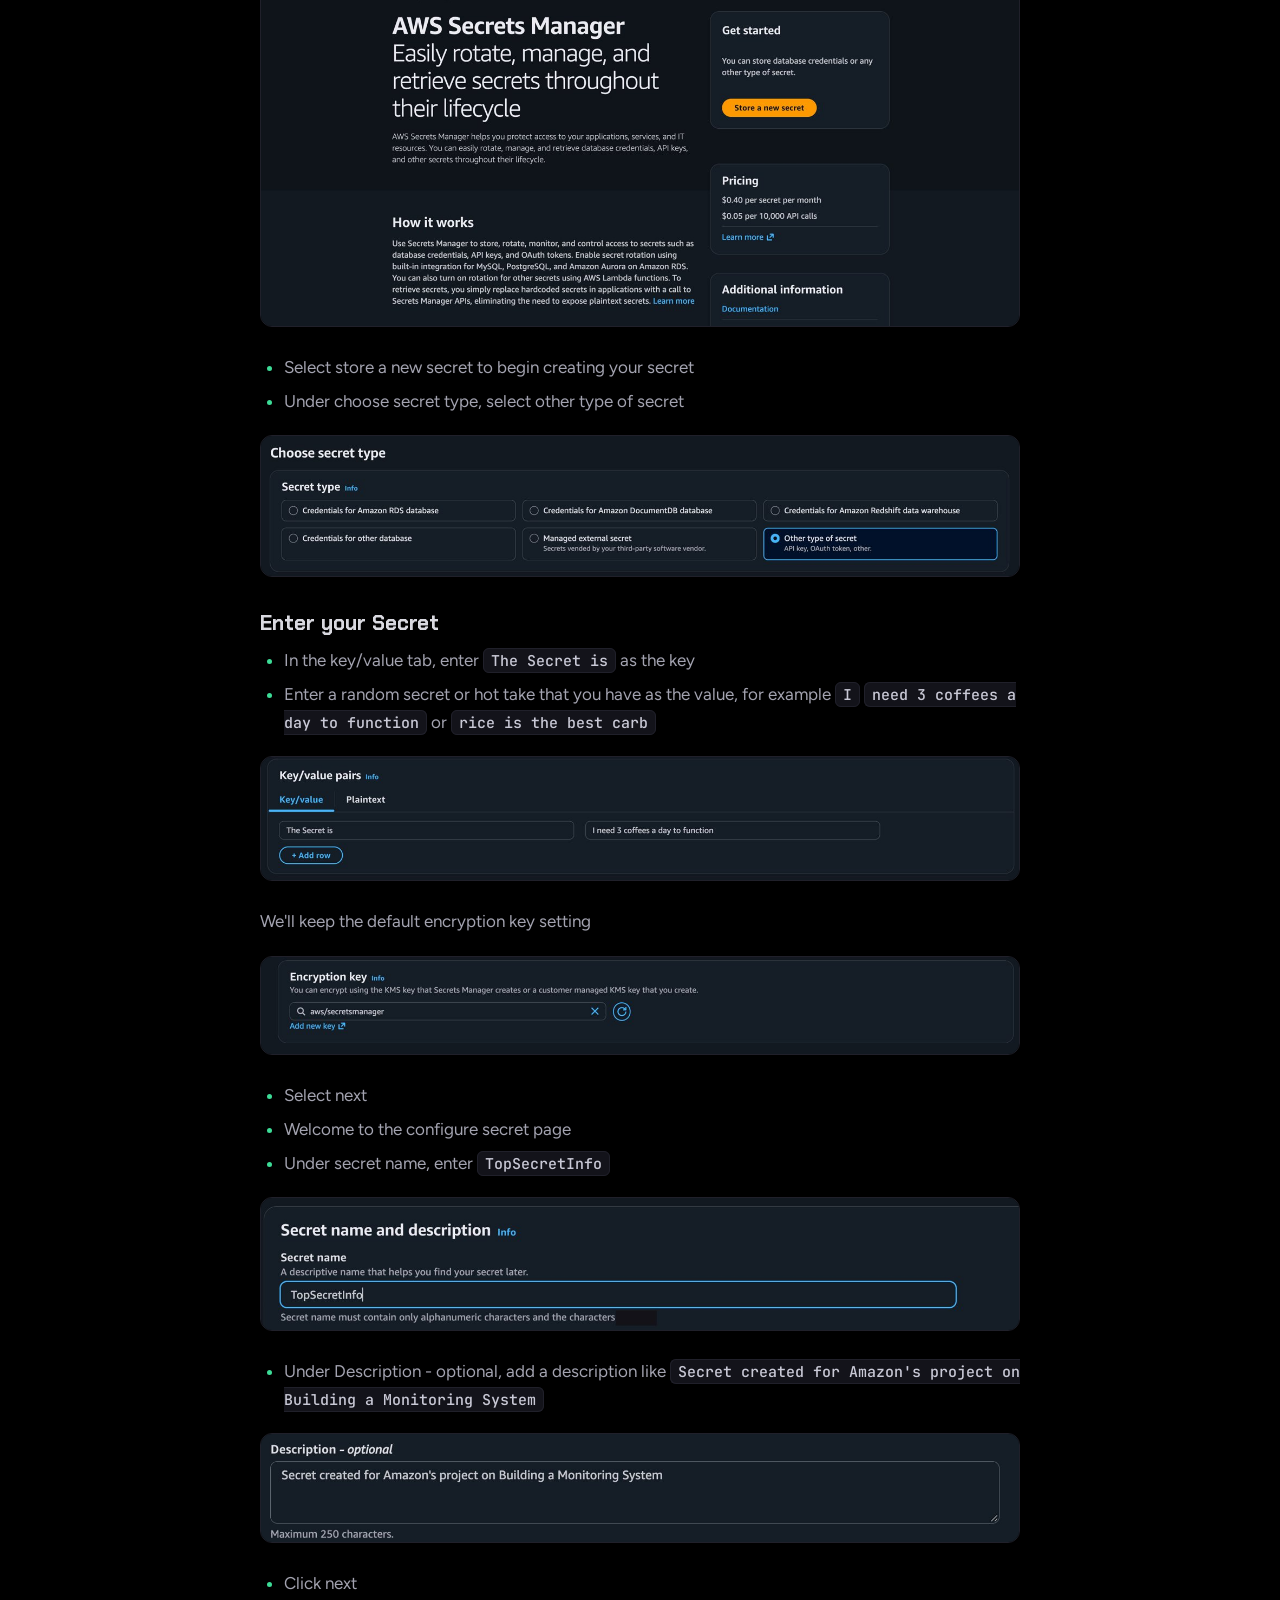
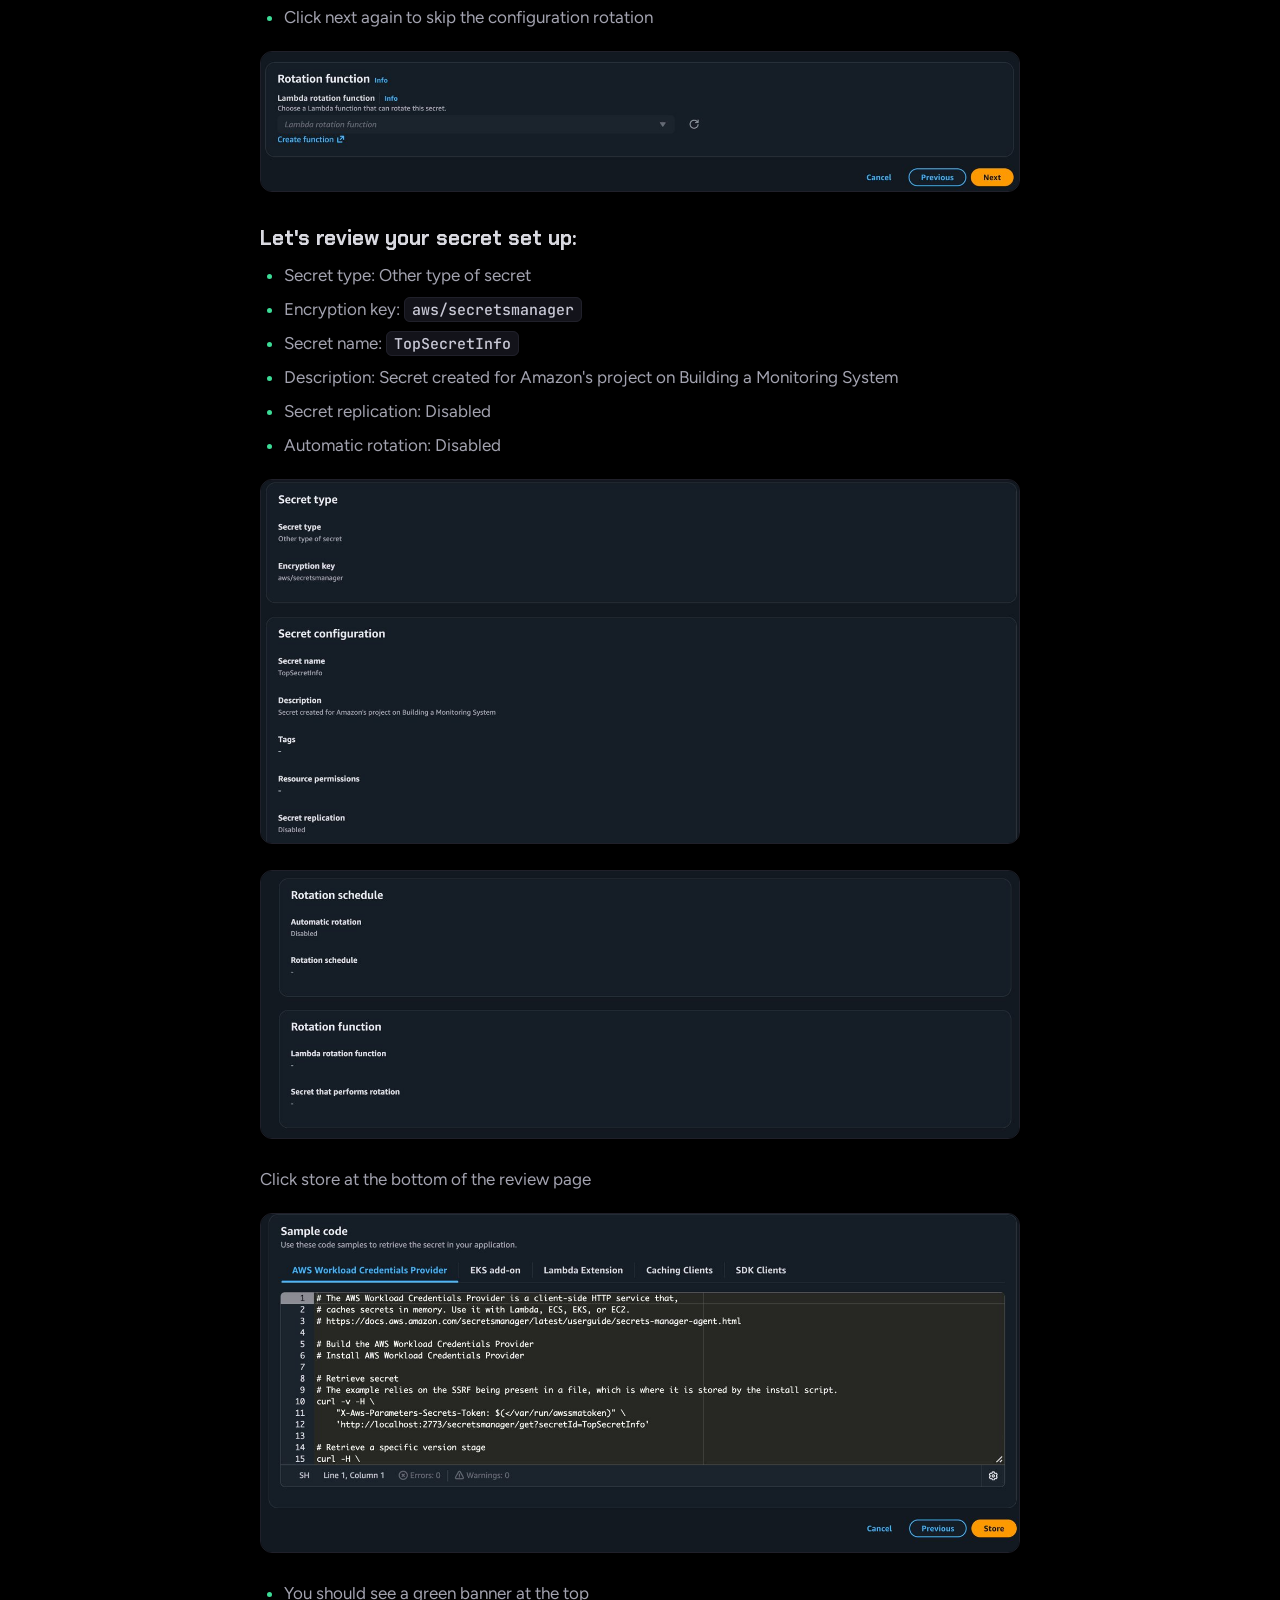
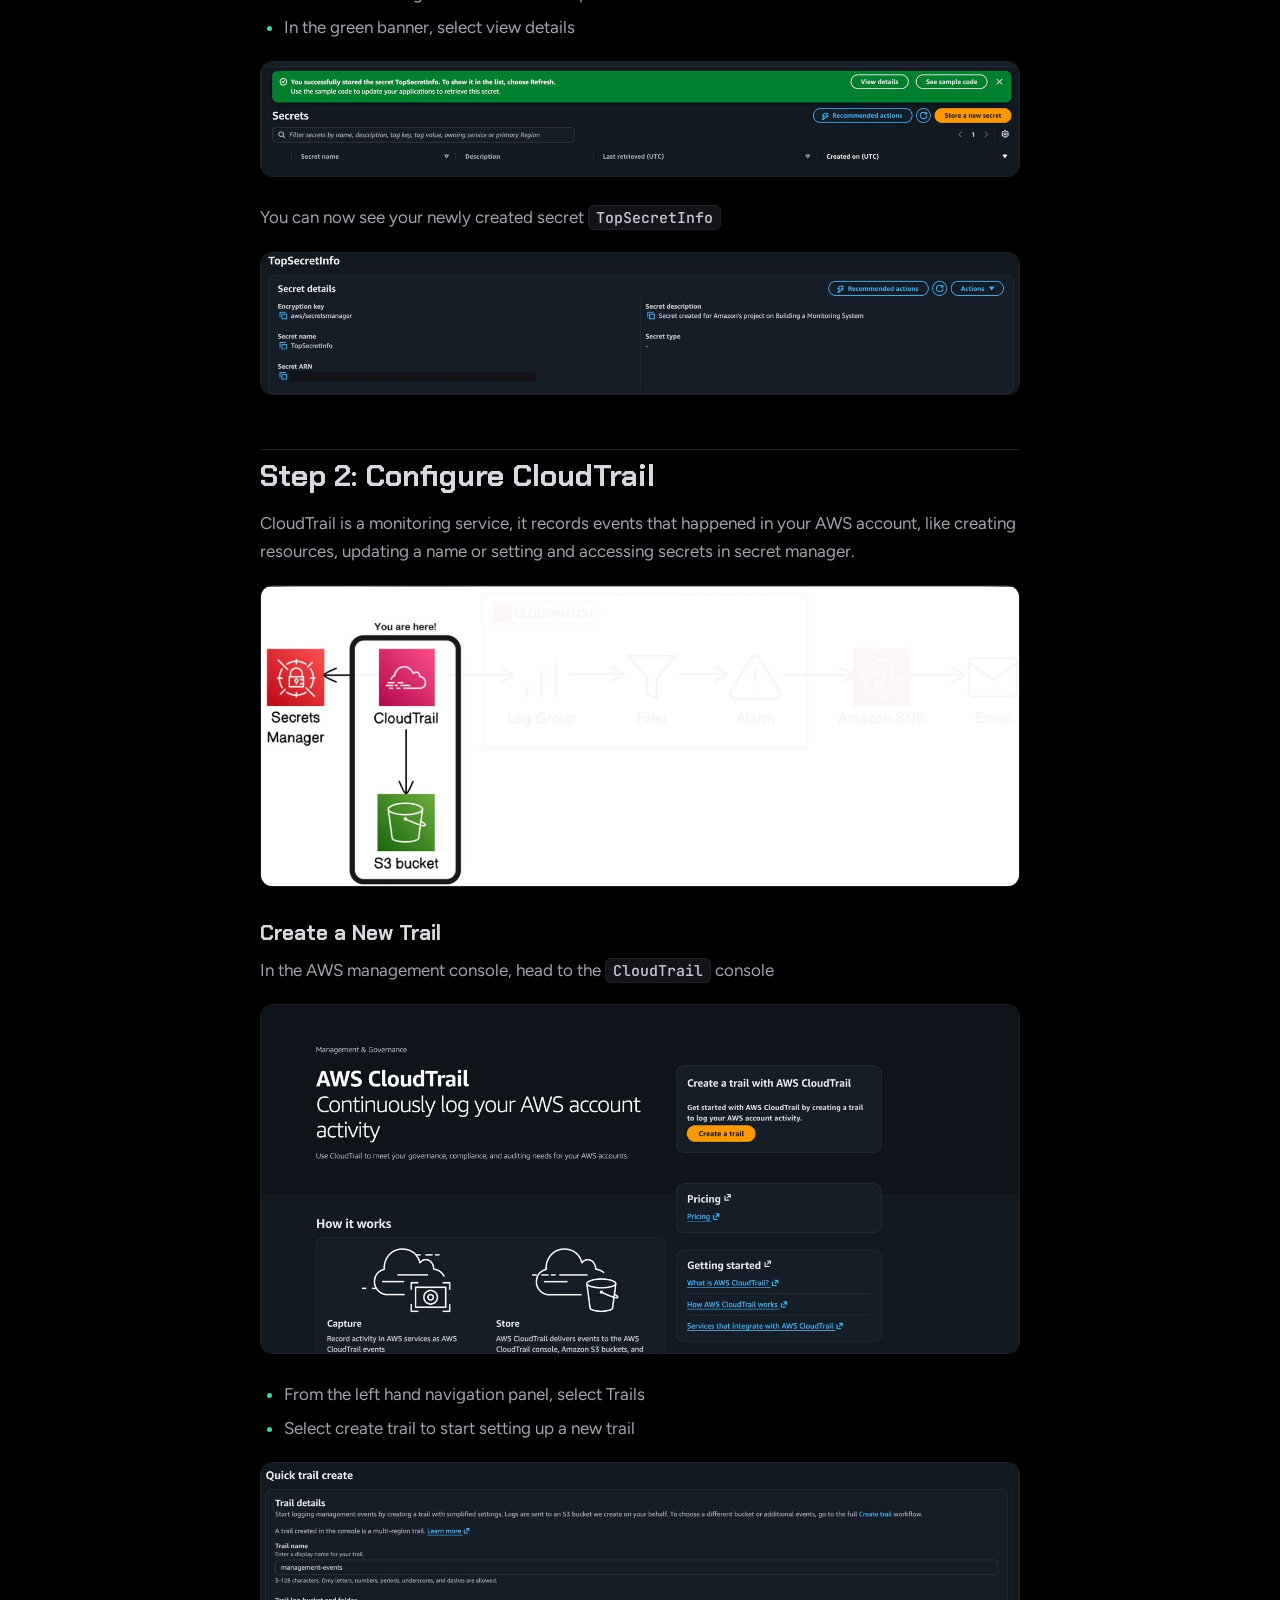
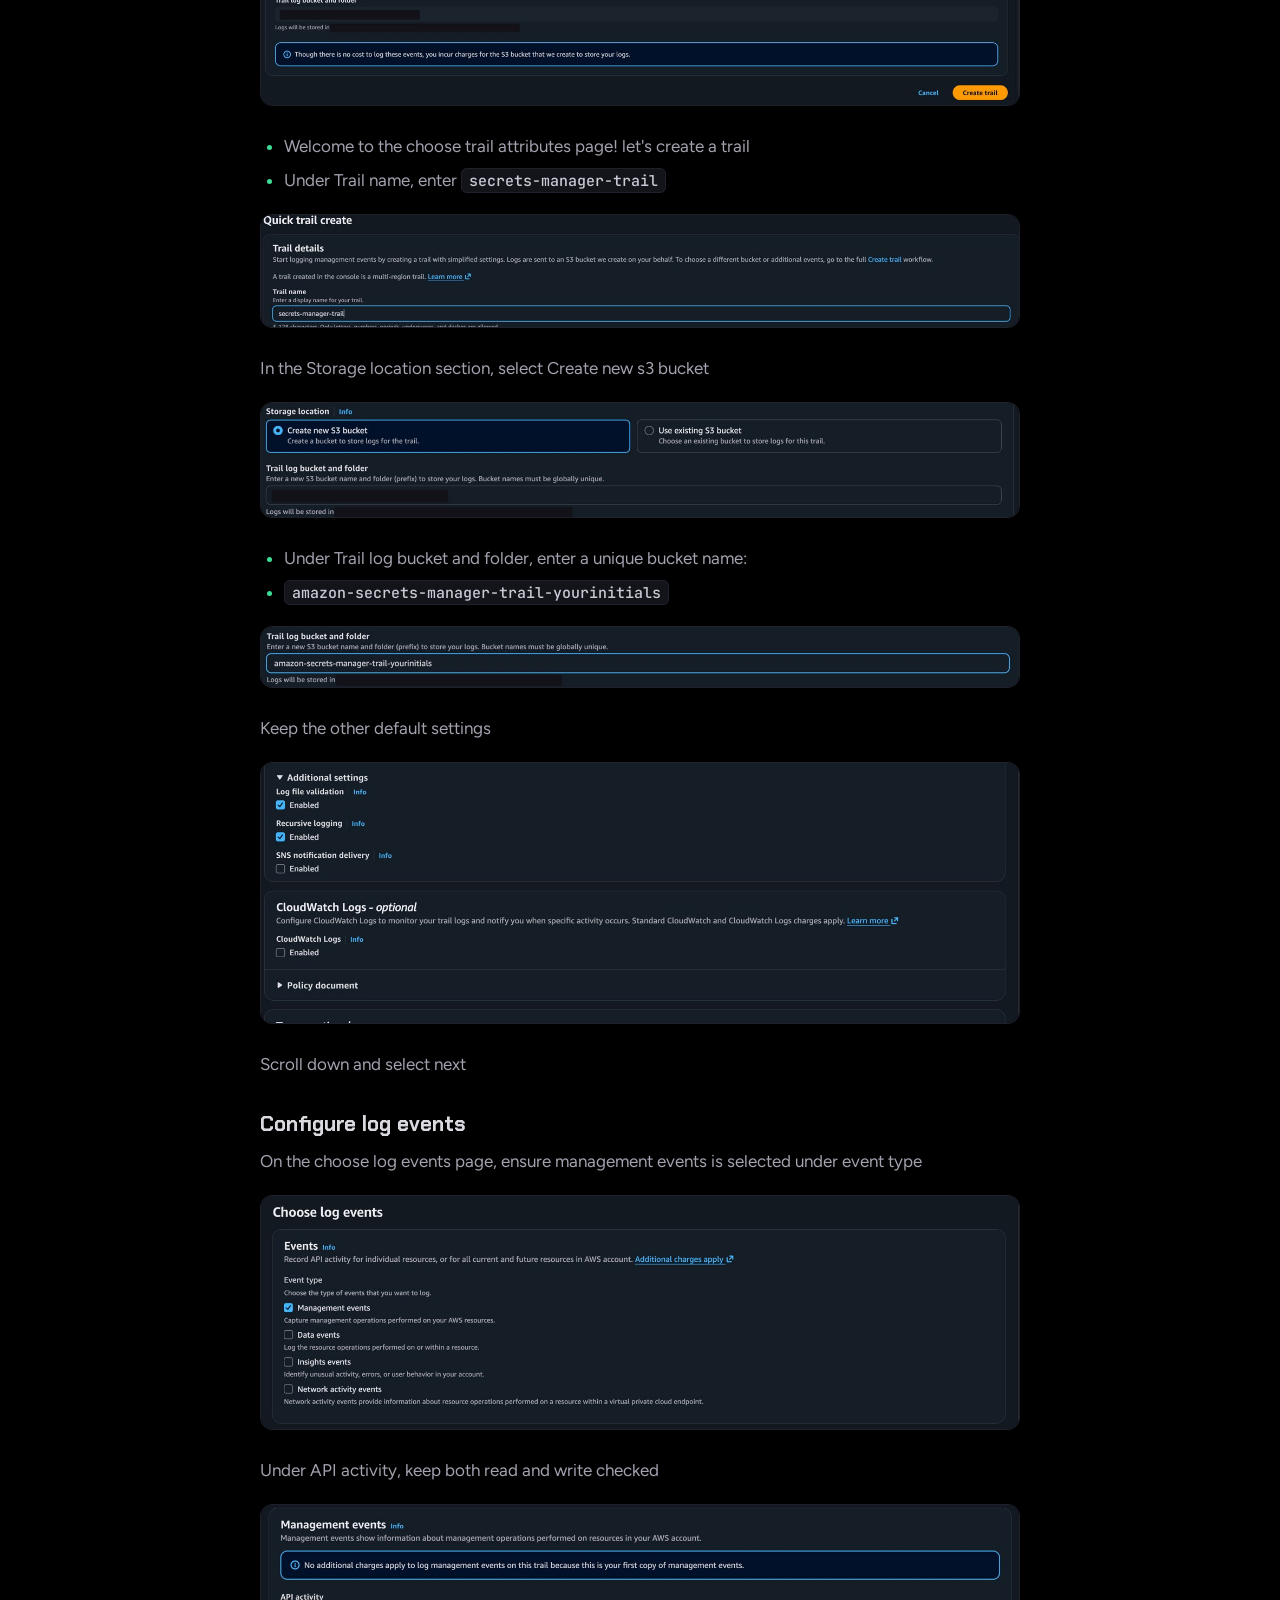
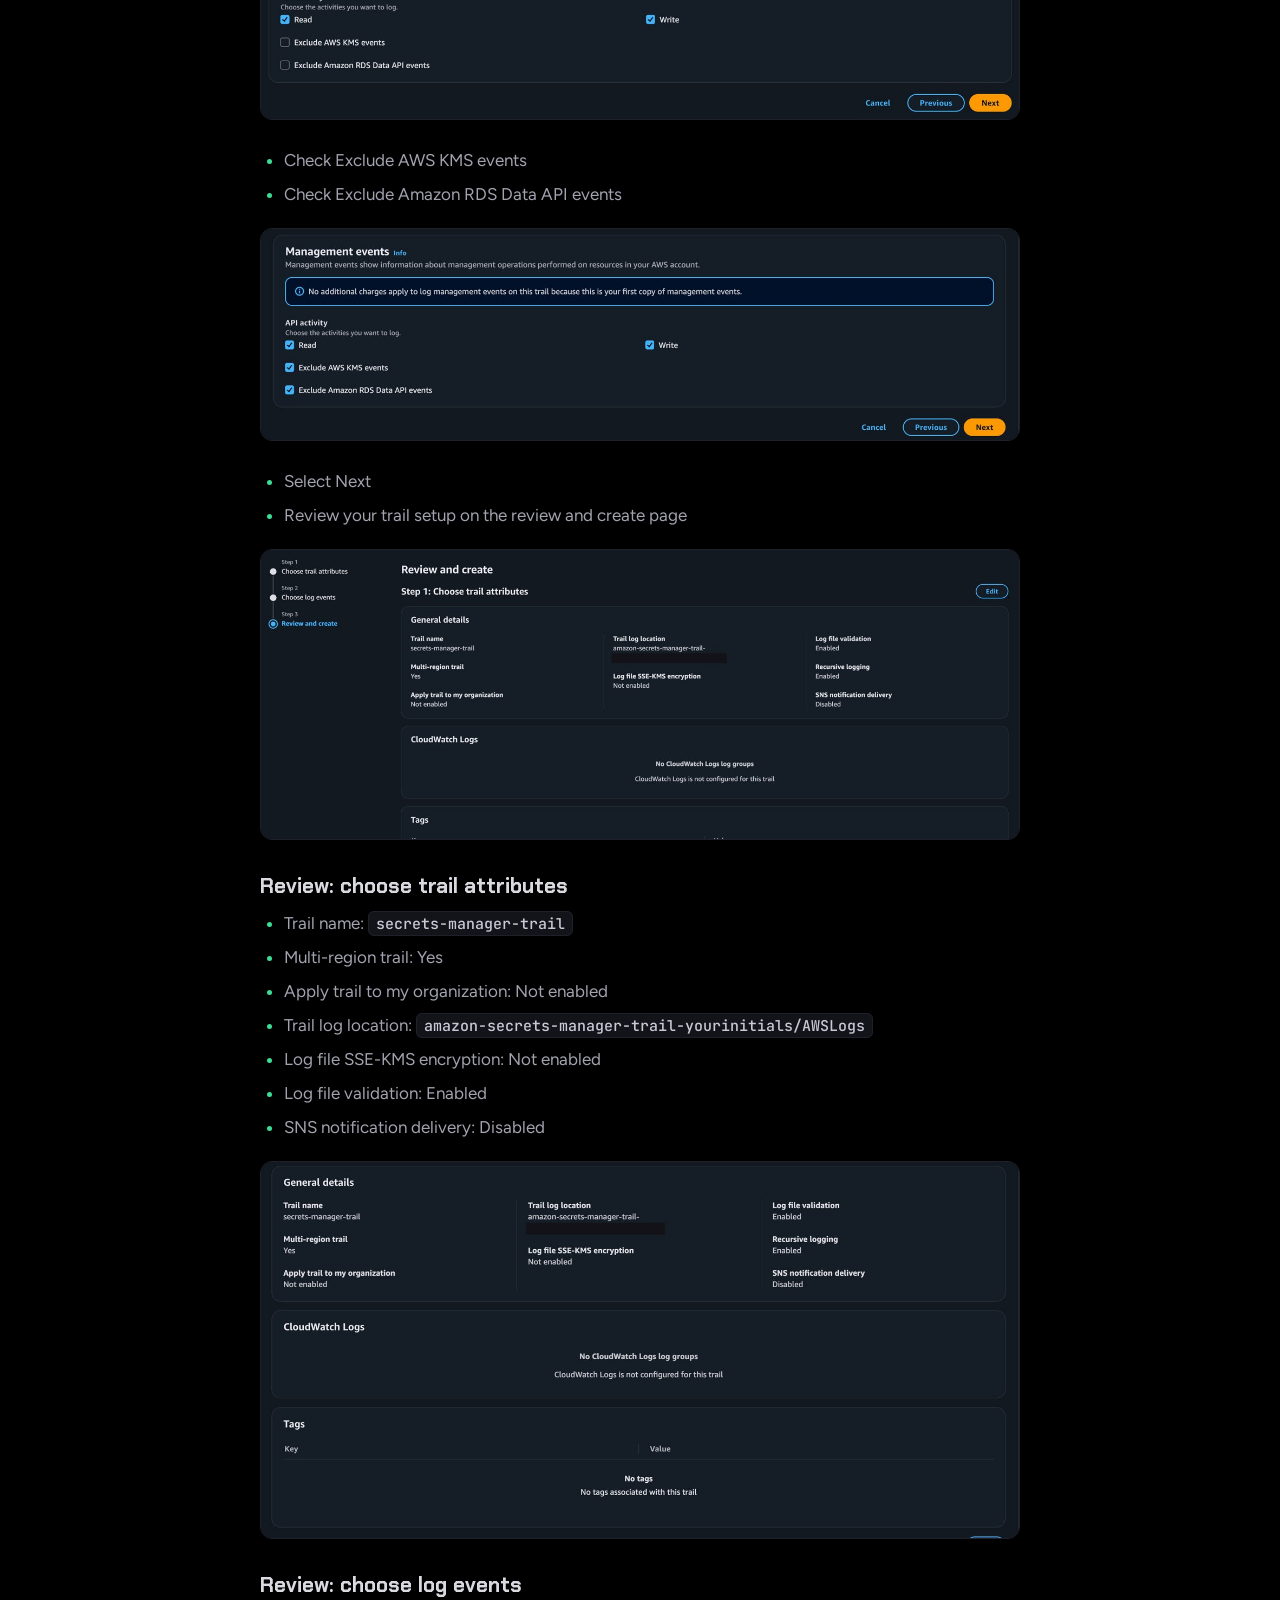
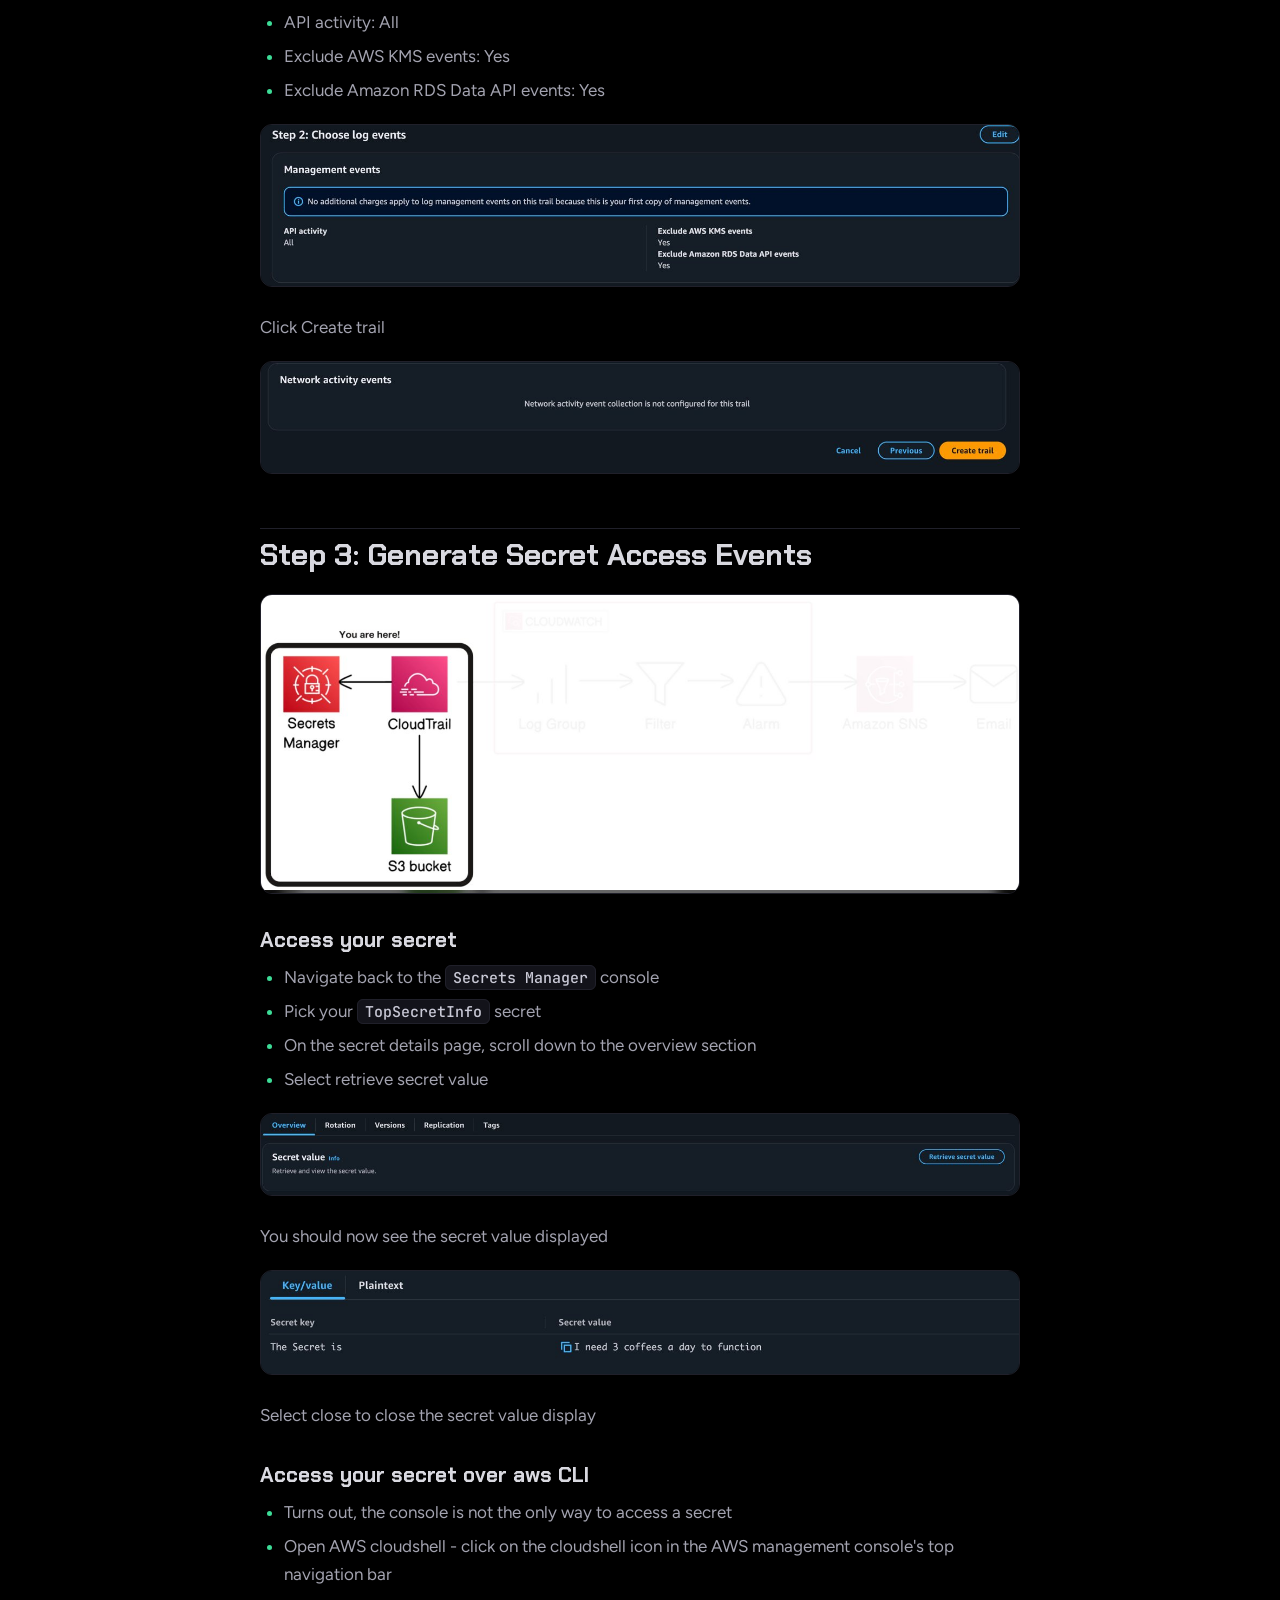
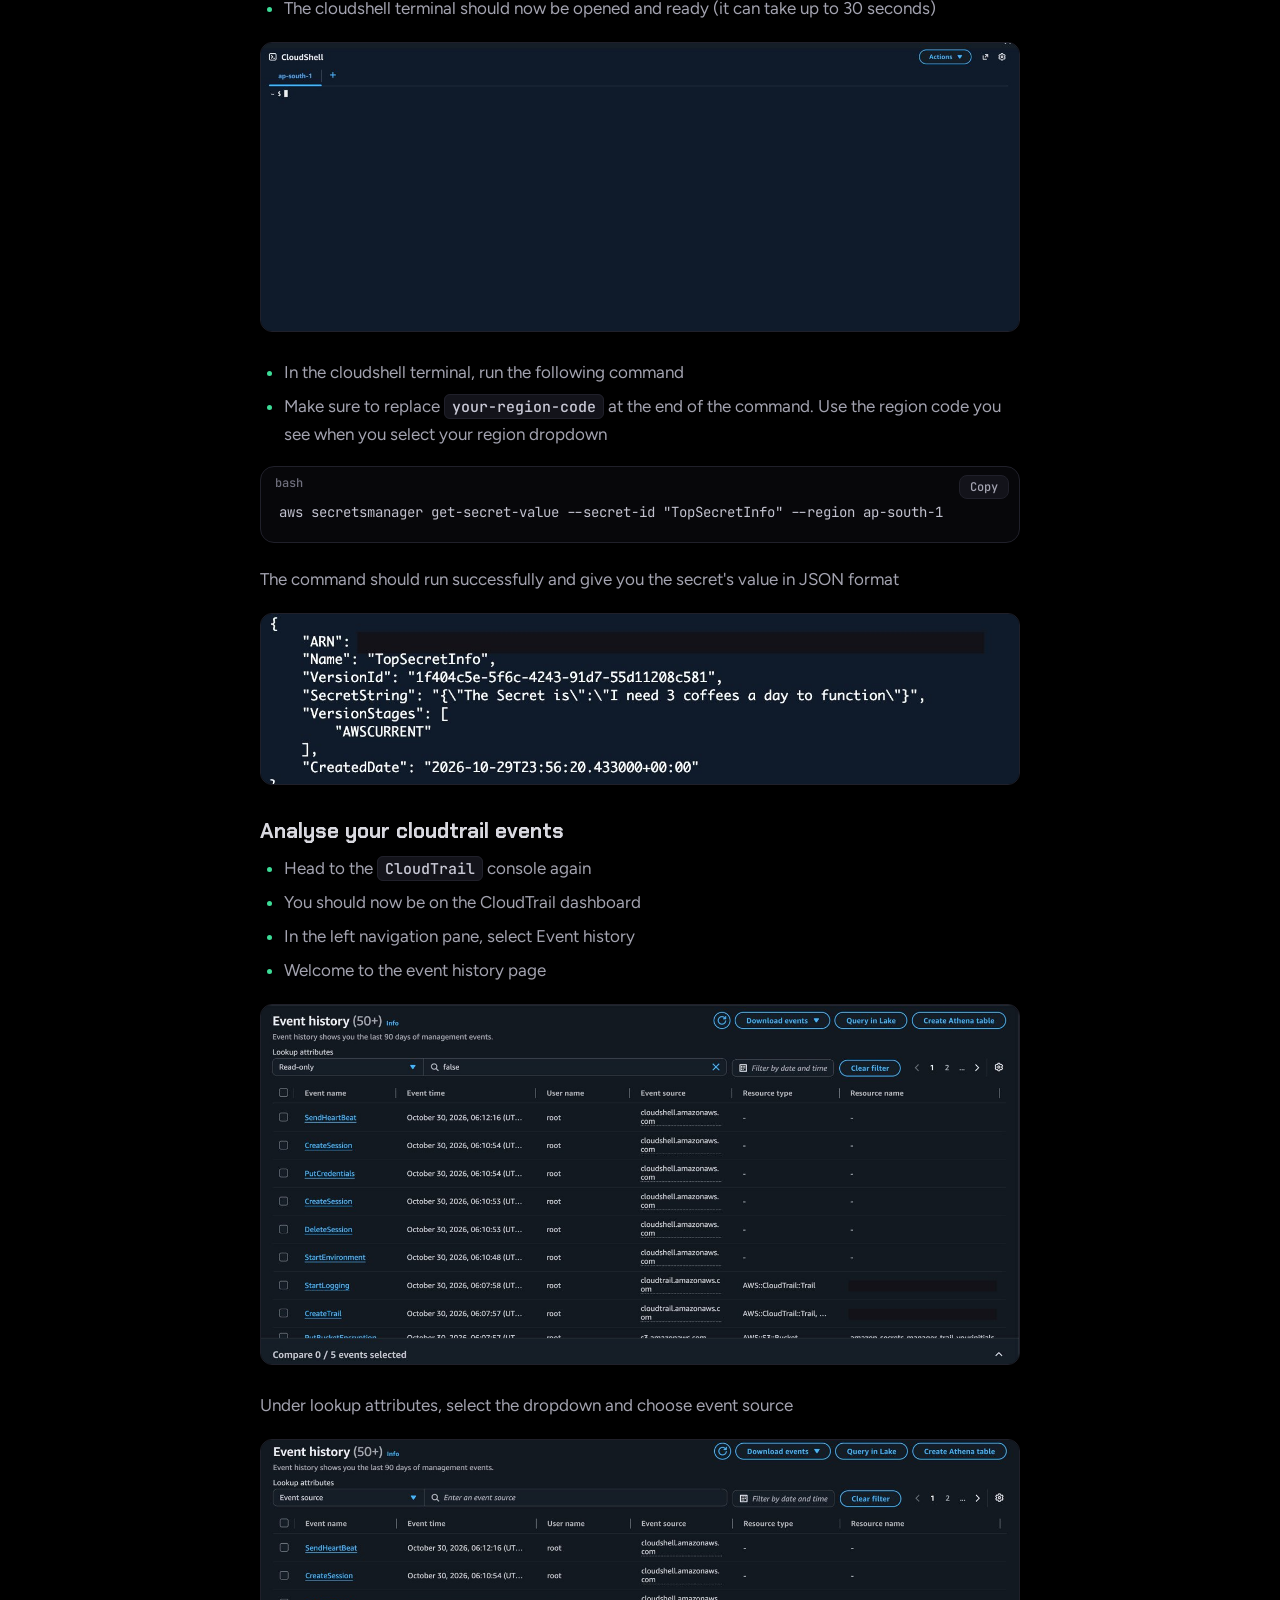
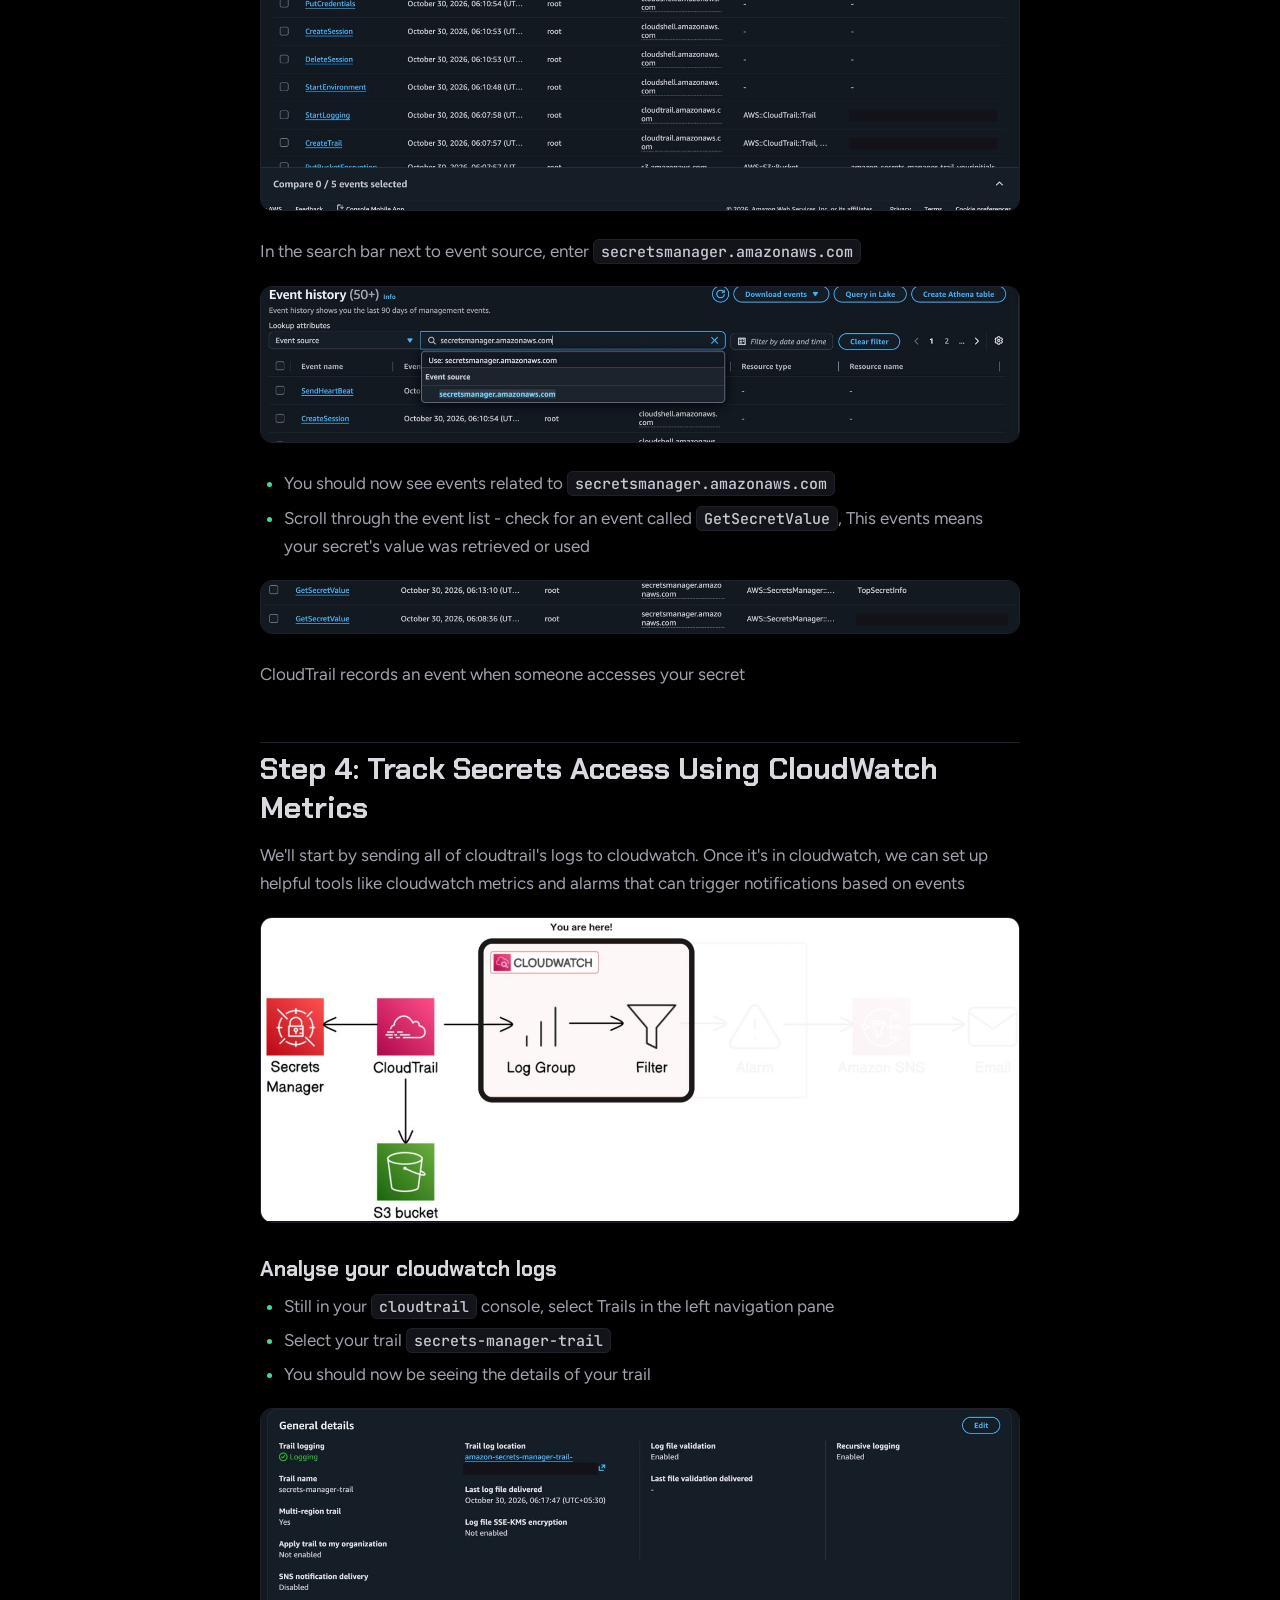
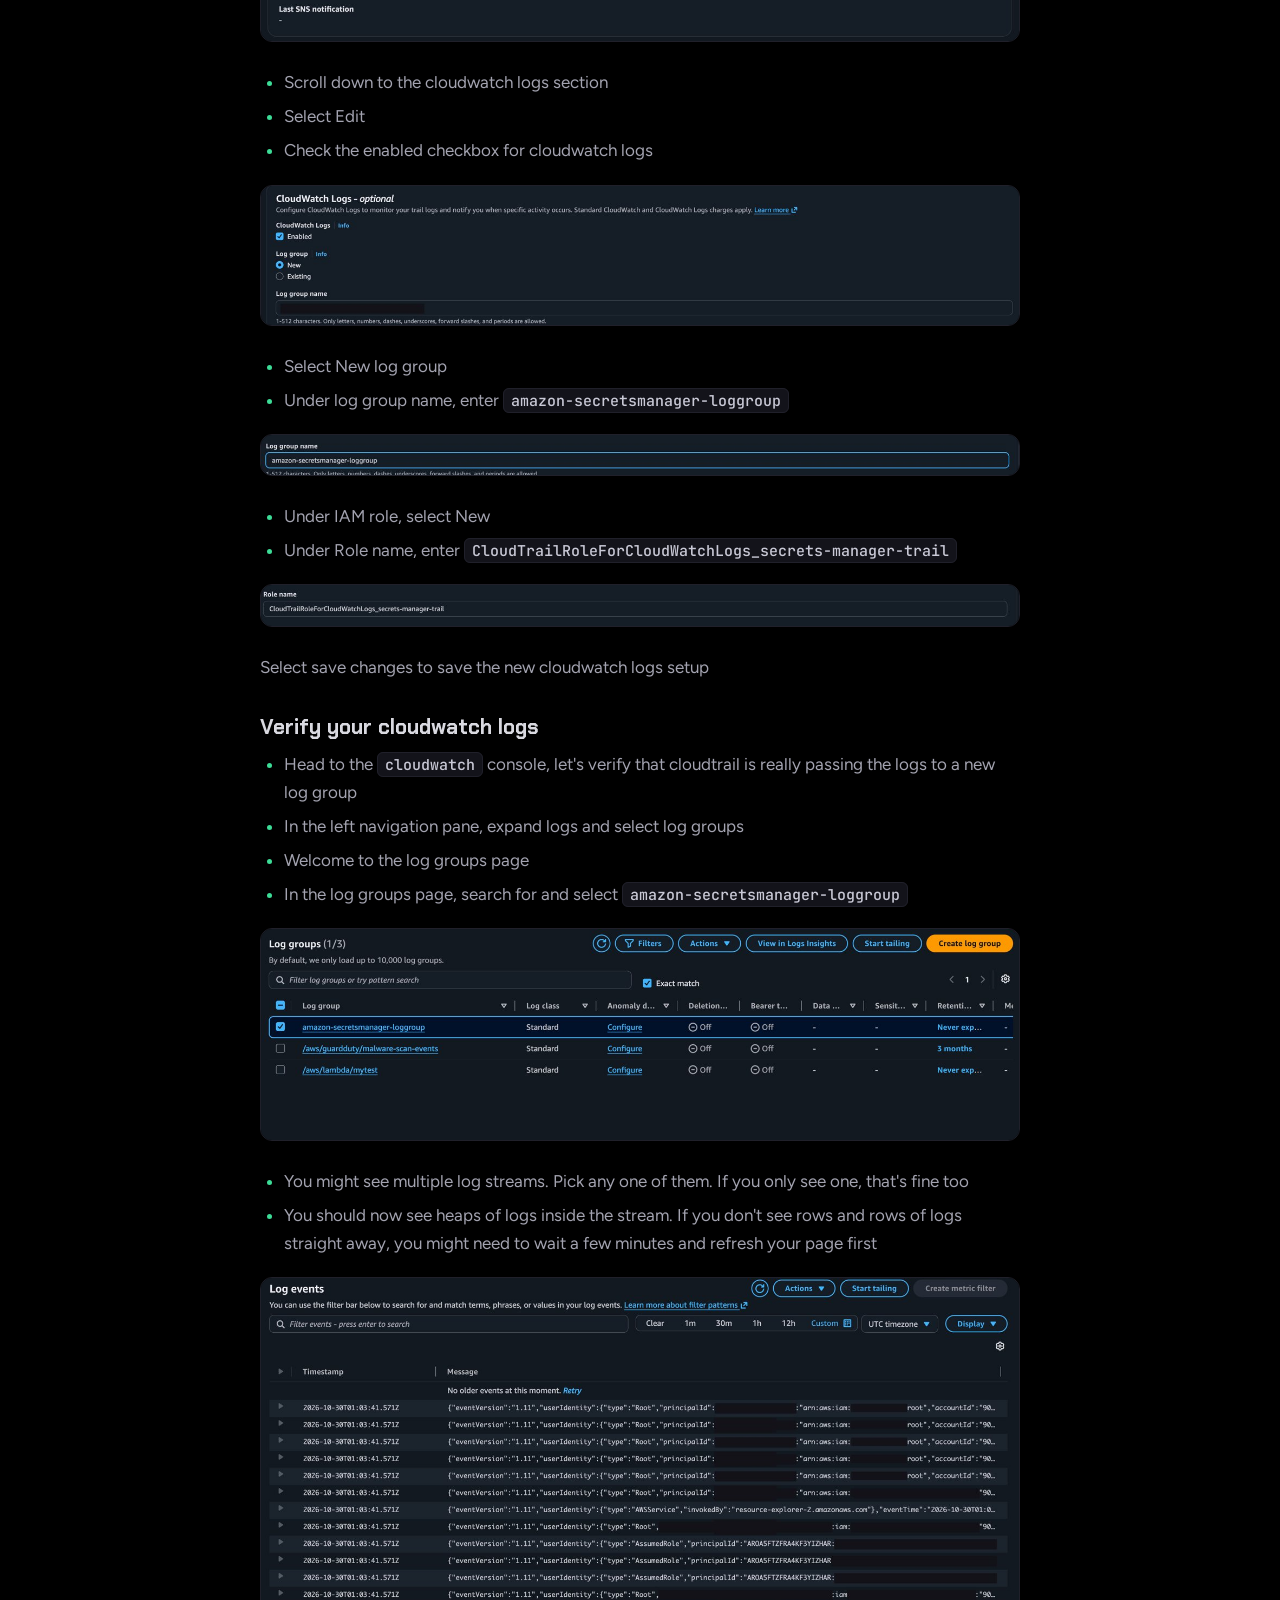
<file: aws-security-monitoring-project.html>
<!DOCTYPE html>
<html lang="en">
<head>
<meta charset="utf-8">
<meta name="viewport" content="width=device-width, initial-scale=1">
<title>Build a Security Monitoring System — Prakhar (0x0ff5et)</title>
<meta name="description" content="Detect when a secret is accessed: log it with CloudTrail, count it with a CloudWatch metric filter, alarm on it, and get an email through SNS, then troubleshoot every link in the chain.">
<meta property="og:title" content="Build a Security Monitoring System — Prakhar (0x0ff5et)">
<meta property="og:description" content="Detect when a secret is accessed: log it with CloudTrail, count it with a CloudWatch metric filter, alarm on it, and get an email through SNS, then troubleshoot every link in the chain.">
<meta property="og:type" content="website">
<meta name="theme-color" content="#000000">
<link rel="preconnect" href="https://fonts.googleapis.com">
<link rel="preconnect" href="https://fonts.gstatic.com" crossorigin>
<link href="https://fonts.googleapis.com/css2?family=Chakra+Petch:wght@500;700&family=Figtree:wght@400;500;700&family=JetBrains+Mono:wght@400;500&display=swap" rel="stylesheet">
<link rel="stylesheet" href="styles.css">
</head>
<body data-page="article" data-post="aws-security-monitoring-project" data-stages="6">
<canvas id="fx" aria-hidden="true"></canvas>
<a class="skip" href="#main">Skip to content</a>
<header class="top"><div class="wrap">
  <a class="logo" href="index.html">0x0ff5et</a>
  <nav aria-label="Main"><a href="index.html">Home</a><a href="posts.html" aria-current="page">Posts</a><a href="about.html">About</a></nav>
  <div class="hud" aria-live="polite"><b id="lv">Lv 1</b><div class="bar" role="progressbar" aria-label="Experience" id="bar"><i id="fill"></i></div><span class="xp" id="xpn">0 XP</span></div>
</div><div class="prog" id="prog"></div></header>
<main id="main" class="wrap art">
  <p class="crumbs"><a href="posts.html">Posts</a> / AWS · Cloud Security · Monitoring</p>
  <h1 class="h1s">Build a Security Monitoring System</h1>
  <p class="lead2">Detect when a secret is accessed: log it with CloudTrail, count it with a CloudWatch metric filter, alarm on it, and get an email through SNS, then troubleshoot every link in the chain.</p>
  <div class="quest"><div><b>Quest stages</b><span id="stcount">0 of 6 cleared</span></div>
    <ol><li data-s="s1"><a href="#s1">Step 1: Create a secret</a></li><li data-s="s2"><a href="#s2">Step 2: Configure CloudTrail</a></li><li data-s="s3"><a href="#s3">Step 3: Generate Secret Access Events</a></li><li data-s="s4"><a href="#s4">Step 4: Track Secrets Access Using CloudWatch Metrics</a></li><li data-s="s5"><a href="#s5">Step 5: Create CloudWatch Alarm and SNS Topic</a></li><li data-s="s6"><a href="#s6">Step 6: Test Email Notification</a></li></ol></div>
  <article class="prose">
<figure><img src="assets/monitoring/00.jpg" alt="System" loading="lazy"></figure>
<h2 id="s1" class="stage">Step 1: Create a secret</h2>
<p>A Secret in AWS Secret Manager. This secret will be something we want to monitor access to.</p>
<figure><img src="assets/monitoring/01.jpg" alt="monitor access to." loading="lazy"></figure>
<h3>Create a New secret</h3>
<ul><li>Log in to the AWS management console as your IAM Admin user</li><li>In the AWS Management console search bar at the top, search for <code>Secrets</code> <code>Manager</code> and select secret manager from the result</li></ul>
<figure><img src="assets/monitoring/02.jpg" alt="Manager and select secret manager from the result" loading="lazy"></figure>
<ul><li>Select store a new secret to begin creating your secret</li><li>Under choose secret type, select other type of secret</li></ul>
<figure><img src="assets/monitoring/03.jpg" alt="Under choose secret type, select other type of secret" loading="lazy"></figure>
<h3>Enter your Secret</h3>
<ul><li>In the key/value tab, enter <code>The Secret is</code> as the key</li><li>Enter a random secret or hot take that you have as the value, for example <code>I</code> <code>need 3 coffees a day to function</code> or <code>rice is the best carb</code></li></ul>
<figure><img src="assets/monitoring/04.jpg" alt="Screenshot" loading="lazy"></figure>
<p>We'll keep the default encryption key setting</p>
<figure><img src="assets/monitoring/05.jpg" alt="We'll keep the default encryption key setting" loading="lazy"></figure>
<ul><li>Select next</li><li>Welcome to the configure secret page</li><li>Under secret name, enter <code>TopSecretInfo</code></li></ul>
<figure><img src="assets/monitoring/06.jpg" alt="Under secret name, enter TopSecretInfo" loading="lazy"></figure>
<ul><li>Under Description - optional, add a description like <code>Secret created for Amazon's project on Building a Monitoring System</code></li></ul>
<figure><img src="assets/monitoring/07.jpg" alt="project on Building a Monitoring System" loading="lazy"></figure>
<ul><li>Click next</li><li>Click next again to skip the configuration rotation</li></ul>
<figure><img src="assets/monitoring/08.jpg" alt="Screenshot" loading="lazy"></figure>
<h3>Let's review your secret set up:</h3>
<ul><li>Secret type: Other type of secret</li><li>Encryption key: <code>aws/secretsmanager</code></li><li>Secret name: <code>TopSecretInfo</code></li><li>Description: Secret created for Amazon's project on Building a Monitoring System</li><li>Secret replication: Disabled</li><li>Automatic rotation: Disabled</li></ul>
<figure><img src="assets/monitoring/09.jpg" alt="Automatic rotation: Disabled" loading="lazy"></figure>
<figure><img src="assets/monitoring/10.jpg" alt="Screenshot" loading="lazy"></figure>
<p>Click store at the bottom of the review page</p>
<figure><img src="assets/monitoring/11.jpg" alt="Click store at the bottom of the review page" loading="lazy"></figure>
<ul><li>You should see a green banner at the top</li><li>In the green banner, select view details</li></ul>
<figure><img src="assets/monitoring/12.jpg" alt="In the green banner, select view details" loading="lazy"></figure>
<p>You can now see your newly created secret <code>TopSecretInfo</code></p>
<figure><img src="assets/monitoring/13.jpg" alt="Screenshot" loading="lazy"></figure>
<h2 id="s2" class="stage">Step 2: Configure CloudTrail</h2>
<p>CloudTrail is a monitoring service, it records events that happened in your AWS account, like creating resources, updating a name or setting and accessing secrets in secret manager.</p>
<figure><img src="assets/monitoring/14.jpg" alt="secrets in secret manager." loading="lazy"></figure>
<h3>Create a New Trail</h3>
<p>In the AWS management console, head to the <code>CloudTrail</code> console</p>
<figure><img src="assets/monitoring/15.jpg" alt="Screenshot" loading="lazy"></figure>
<ul><li>From the left hand navigation panel,  select Trails</li><li>Select create trail to start setting up a new trail</li></ul>
<figure><img src="assets/monitoring/16.jpg" alt="Select create trail to start setting up a new trail" loading="lazy"></figure>
<ul><li>Welcome to the choose trail attributes page! let's create a trail</li><li>Under Trail name,  enter <code>secrets-manager-trail</code></li></ul>
<figure><img src="assets/monitoring/17.jpg" alt="Under Trail name,  enter secrets-manager-trail" loading="lazy"></figure>
<p>In the Storage location section, select Create new s3 bucket</p>
<figure><img src="assets/monitoring/18.jpg" alt="Screenshot" loading="lazy"></figure>
<ul><li>Under Trail log bucket and folder,  enter a unique bucket name:</li><li><code>amazon-secrets-manager-trail-yourinitials</code></li></ul>
<figure><img src="assets/monitoring/19.jpg" alt="amazon-secrets-manager-trail-yourinitials" loading="lazy"></figure>
<p>Keep the other default settings</p>
<figure><img src="assets/monitoring/20.jpg" alt="Keep the other default settings" loading="lazy"></figure>
<p>Scroll down and select next</p>
<h3>Configure log events</h3>
<p>On the choose log events page, ensure management events is selected under event type</p>
<figure><img src="assets/monitoring/21.jpg" alt="Screenshot" loading="lazy"></figure>
<p>Under API activity, keep both read and write checked</p>
<figure><img src="assets/monitoring/22.jpg" alt="Under API activity, keep both read and write checked" loading="lazy"></figure>
<ul><li>Check Exclude AWS KMS events</li><li>Check Exclude Amazon RDS Data API events</li></ul>
<figure><img src="assets/monitoring/23.jpg" alt="Check Exclude Amazon RDS Data API events" loading="lazy"></figure>
<ul><li>Select Next</li><li>Review your trail setup on the review and create page</li></ul>
<figure><img src="assets/monitoring/24.jpg" alt="Screenshot" loading="lazy"></figure>
<h3>Review: choose trail attributes</h3>
<ul><li>Trail name: <code>secrets-manager-trail</code></li><li>Multi-region trail: Yes</li><li>Apply trail to my organization: Not enabled</li><li>Trail log location: <code>amazon-secrets-manager-trail-yourinitials/AWSLogs</code></li><li>Log file SSE-KMS encryption: Not enabled</li><li>Log file validation: Enabled</li><li>SNS notification delivery: Disabled</li></ul>
<figure><img src="assets/monitoring/25.jpg" alt="Screenshot" loading="lazy"></figure>
<h3>Review: choose log events</h3>
<ul><li>API activity: All</li><li>Exclude AWS KMS events: Yes</li><li>Exclude Amazon RDS Data API events: Yes</li></ul>
<figure><img src="assets/monitoring/26.jpg" alt="Exclude Amazon RDS Data API events: Yes" loading="lazy"></figure>
<p>Click Create trail</p>
<figure><img src="assets/monitoring/27.jpg" alt="Click Create trail" loading="lazy"></figure>
<h2 id="s3" class="stage">Step 3: Generate Secret Access Events</h2>
<figure><img src="assets/monitoring/28.jpg" alt="Screenshot" loading="lazy"></figure>
<h3>Access your secret</h3>
<ul><li>Navigate back to the <code>Secrets Manager</code> console</li><li>Pick your <code>TopSecretInfo</code> secret</li><li>On the secret details page, scroll down to the overview section</li><li>Select retrieve secret value</li></ul>
<figure><img src="assets/monitoring/29.jpg" alt="Select retrieve secret value" loading="lazy"></figure>
<p>You should now see the secret value displayed</p>
<figure><img src="assets/monitoring/30.jpg" alt="You should now see the secret value displayed" loading="lazy"></figure>
<p>Select close to close the secret value display</p>
<h3>Access your secret over aws CLI</h3>
<ul><li>Turns out, the console is not the only way to access a secret</li><li>Open AWS cloudshell - click on the cloudshell icon in the AWS management console's top navigation bar</li><li>The cloudshell terminal should now be opened and ready (it can take up to 30 seconds)</li></ul>
<figure><img src="assets/monitoring/31.jpg" alt="seconds)" loading="lazy"></figure>
<ul><li>In the cloudshell terminal, run the following command</li><li>Make sure to replace <code>your-region-code</code> at the end of the command. Use the region code you see when you select your region dropdown</li></ul>
<div class="code"><span class="lang">bash</span><pre><code>aws secretsmanager get-secret-value --secret-id &quot;TopSecretInfo&quot; --region ap-south-1</code></pre></div>
<p>The command should run successfully and give you the secret's value in JSON format</p>
<figure><img src="assets/monitoring/32.jpg" alt="Screenshot" loading="lazy"></figure>
<h3>Analyse your cloudtrail events</h3>
<ul><li>Head to the <code>CloudTrail</code> console again</li><li>You should now be on the CloudTrail dashboard</li><li>In the left navigation pane, select Event history</li><li>Welcome to the event history page</li></ul>
<figure><img src="assets/monitoring/33.jpg" alt="Welcome to the event history page" loading="lazy"></figure>
<p>Under lookup attributes, select the dropdown and choose event source</p>
<figure><img src="assets/monitoring/34.jpg" alt="Screenshot" loading="lazy"></figure>
<p>In the search bar next to event source, enter <code>secretsmanager.amazonaws.com</code></p>
<figure><img src="assets/monitoring/35.jpg" alt="In the search bar next to event source, enter secretsmanager.amazonaws.com" loading="lazy"></figure>
<ul><li>You should now see events related to <code>secretsmanager.amazonaws.com</code></li><li>Scroll through the event list - check for an event called <code>GetSecretValue</code>, This events means your secret's value was retrieved or used</li></ul>
<figure><img src="assets/monitoring/36.jpg" alt="events means your secret's value was retrieved or used" loading="lazy"></figure>
<p>CloudTrail records an event when someone accesses your secret</p>
<h2 id="s4" class="stage">Step 4: Track Secrets Access Using CloudWatch Metrics</h2>
<p>We'll start by sending all of cloudtrail's logs to cloudwatch. Once it's in cloudwatch, we can set up helpful tools like cloudwatch metrics and alarms that can trigger notifications based on events</p>
<figure><img src="assets/monitoring/37.jpg" alt="can trigger notifications based on events" loading="lazy"></figure>
<h3>Analyse your cloudwatch logs</h3>
<ul><li>Still in your <code>cloudtrail</code> console, select Trails in the left navigation pane</li><li>Select your trail <code>secrets-manager-trail</code></li><li>You should now be seeing the details of your trail</li></ul>
<figure><img src="assets/monitoring/38.jpg" alt="You should now be seeing the details of your trail" loading="lazy"></figure>
<ul><li>Scroll down to the cloudwatch logs section</li><li>Select Edit</li><li>Check the enabled checkbox for cloudwatch logs</li></ul>
<figure><img src="assets/monitoring/39.jpg" alt="Check the enabled checkbox for cloudwatch logs" loading="lazy"></figure>
<ul><li>Select New log group</li><li>Under log group name, enter <code>amazon-secretsmanager-loggroup</code></li></ul>
<figure><img src="assets/monitoring/40.jpg" alt="Under log group name, enter amazon-secretsmanager-loggroup" loading="lazy"></figure>
<ul><li>Under IAM role, select New</li><li>Under Role name, enter <code>CloudTrailRoleForCloudWatchLogs_secrets-manager-trail</code></li></ul>
<figure><img src="assets/monitoring/41.jpg" alt="Under Role name, enter CloudTrailRoleForCloudWatchLogs_secrets-manager-trail" loading="lazy"></figure>
<p>Select save changes to save the new cloudwatch logs setup</p>
<h3>Verify your cloudwatch logs</h3>
<ul><li>Head to the <code>cloudwatch</code> console, let's verify that cloudtrail is really passing the logs to a new log group</li><li>In the left navigation pane, expand logs and select log groups</li><li>Welcome to the log groups page</li><li>In the log groups page, search for and select <code>amazon-secretsmanager-loggroup</code></li></ul>
<figure><img src="assets/monitoring/42.jpg" alt="Screenshot" loading="lazy"></figure>
<ul><li>You might see multiple log streams. Pick any one of them. If you only see one, that's fine too</li><li>You should now see heaps of logs inside the stream. If you don't see rows and rows of logs straight away, you might need to wait a few minutes and refresh your page first</li></ul>
<figure><img src="assets/monitoring/43.jpg" alt="your page first" loading="lazy"></figure>
<h3>Create Metric Filter</h3>
<ul><li>Head back to your log group</li><li>At the top of your log group, select Actions and then Create metric filter from the dropdown menu</li></ul>
<p>Welcome to the Define patterns page, This is where we tell cloudwatch about the kind of actions we're looking for</p>
<figure><img src="assets/monitoring/44.jpg" alt="the kind of actions we're looking for" loading="lazy"></figure>
<p>In the filter pattern field, enter <code>GetSecretValue</code></p>
<figure><img src="assets/monitoring/45.jpg" alt="In the filter pattern field, enter GetSecretValue" loading="lazy"></figure>
<ul><li>We'll get to know the test pattern section in Step 6 for now, let's focus on creating the metric filter</li><li>Select next</li><li>For the filter name, let's use <code>GetSecretsValue</code></li><li>Under metric details, name the metric namespace: <code>SecurityMetrics</code></li></ul>
<ul><li>Metric name: Enter <code>Secret is accessed</code></li><li>Metric value: Enter <code>1</code></li><li>Default value: Enter <code>0</code></li><li>Select Next - let's review our work</li></ul>
<p><strong>Welcome to the Review and create page for the metric filter</strong></p>
<ul><li>Filter pattern: <code>GetSecretValue</code></li><li>Filter name: <code>GetSecretValue</code></li><li>Metric name: <code>Secret is accessed</code></li><li>Metric namespace: <code>SecurityMetrics</code></li><li>Applied on transformed logs: -</li><li>Metric value: <code>1</code></li><li>Default value: <code>0</code></li><li>Unit: -</li></ul>
<figure><img src="assets/monitoring/46.jpg" alt="Screenshot" loading="lazy"></figure>
<ul><li>Select Create metric filter to finalize and create your metric filter</li><li>You should see a green banner at the top confirming metric filter creation</li></ul>
<figure><img src="assets/monitoring/47.jpg" alt="You should see a green banner at the top confirming metric filter creation" loading="lazy"></figure>
<h2 id="s5" class="stage">Step 5: Create CloudWatch Alarm and SNS Topic</h2>
<p>A CloudWatch alarm that triggers when our <code>SecretIsAccessed</code> metric exceeds a threshold. We'll also set up an SNS topic to receive email notifications when the alarm is triggered.</p>
<figure><img src="assets/monitoring/48.jpg" alt="Screenshot" loading="lazy"></figure>
<h3>Create cloudwatch alarm</h3>
<ul><li>Still in your cloudwatch alarm's page, select the metric filters tab</li><li>Scroll down and check the box next to the <code>GetSecretValue</code> metric filter</li></ul>
<figure><img src="assets/monitoring/49.jpg" alt="Screenshot" loading="lazy"></figure>
<ul><li>Select create alarm</li><li>Now, welcome to the cloudwatch alarm setup!</li></ul>
<figure><img src="assets/monitoring/50.jpg" alt="Screenshot" loading="lazy"></figure>
<p><strong>Under Metric, let's use the following values</strong></p>
<ul><li>Namespace: <code>SecurityMetrics</code></li><li>Metric name: <code>Secret is accessed</code></li><li>Statistic: Average</li><li>Period: 5 minutes</li></ul>
<figure><img src="assets/monitoring/51.jpg" alt="Period: 5 minutes" loading="lazy"></figure>
<ul><li>Under conditions, set threshold type to static</li><li>Set whenever SecretIsAccessed is… to Greater/Equal</li></ul>
<p>Set than… to <code>1</code></p>
<figure><img src="assets/monitoring/52.jpg" alt="Set than… to 1" loading="lazy"></figure>
<ul><li>Select Next</li><li>We're now on the configure actions page, This is how we tell cloudwatch what to do when we want to be alerted</li><li>Under notification, keep the default setting In alarm</li></ul>
<figure><img src="assets/monitoring/53.jpg" alt="Under notification, keep the default setting In alarm" loading="lazy"></figure>
<ul><li>Under the heading Select a notification to the following SNS topic, select create new topic</li><li>Under Topic name, enter <code>SecurityAlarms</code></li></ul>
<p>Under Email endpoints, enter your email address that you can access. In the next step, you'll check this inbox for emails (when the alarm goes off)</p>
<figure><img src="assets/monitoring/54.jpg" alt="next step, you'll check this inbox for emails (when the alarm goes off)" loading="lazy"></figure>
<ul><li>Select create topic</li><li>The SNS topic should now be created</li><li>Select Next</li><li>Under alarm name, enter <code>Secret is accessed</code></li><li>Under alarm description,  enter a description like <code>This alarm goes off whenever a</code> <code>secret in Secrets Manager is accessed.</code></li></ul>
<figure><img src="assets/monitoring/55.jpg" alt="secret in Secrets Manager is accessed." loading="lazy"></figure>
<p>Select next to review and create the alarm</p>
<p><strong>Let's review your alarm set up</strong></p>
<ul><li>Namespace: <code>SecurityMetrics</code></li><li>Metric name: <code>Secret is accessed</code></li><li>Statistic: <code>Average</code></li><li>Period: <code>5 minutes</code></li></ul>
<figure><img src="assets/monitoring/56.jpg" alt="Period: 5 minutes" loading="lazy"></figure>
<ul><li>Threshold type: Static</li><li>Whenever Secret is accessed is: Greater/Equal (>=)</li><li>Threshold value: <code>1</code></li><li>Notification: When In alarm, send a notification to <code>SecurityAlarms</code></li></ul>
<figure><img src="assets/monitoring/57.jpg" alt="Notification: When In alarm, send a notification to SecurityAlarms" loading="lazy"></figure>
<ul><li>Name: <code>Secret is accessed</code></li><li>Description: This alarm goes off whenever a secret in Secrets Manager is accessed.</li></ul>
<figure><img src="assets/monitoring/58.jpg" alt="Screenshot" loading="lazy"></figure>
<ul><li>Select Create alarm</li><li>You should see a green banner at the top confirming that your alarm was created</li><li>There's also blue banner below it, telling us that a subscription is pending confirmation</li></ul>
<figure><img src="assets/monitoring/59.jpg" alt="confirmation" loading="lazy"></figure>
<h3>Confirm SNS subscription</h3>
<ul><li>Check your created alarm's row too - there's a Warning sign under the Actions heading.</li><li>Select the warning sign.</li></ul>
<ul><li>Check your email inbox for an email from AWS notifications with the subject <code>AWS notification - Subscription Confirmation</code> This email is to confirm your subscription to the SNS topic you created</li></ul>
<figure><img src="assets/monitoring/60.jpg" alt="This email is to confirm your subscription to the SNS topic you created" loading="lazy"></figure>
<ul><li>Select confirm subscription</li><li>You should now see a subscription confirmed page in your browser</li></ul>
<figure><img src="assets/monitoring/61.jpg" alt="You should now see a subscription confirmed page in your browser" loading="lazy"></figure>
<h2 id="s6" class="stage">Step 6: Test Email Notification</h2>
<p>Let's test if our email notification system works as expected. We'll trigger the alarm by accessing the secret again and check if we receive an email notification.</p>
<figure><img src="assets/monitoring/62.jpg" alt="Screenshot" loading="lazy"></figure>
<h3>Trigger Alarm</h3>
<p>Head back to the Secrets Manager console. Let's try to trigger our own alarm by retrieving the secret value again</p>
<figure><img src="assets/monitoring/63.jpg" alt="by retrieving the secret value again" loading="lazy"></figure>
<p>Head to your <code>TopSecretInfo</code> secret again</p>
<figure><img src="assets/monitoring/64.jpg" alt="Head to your TopSecretInfo secret again" loading="lazy"></figure>
<ul><li>Select Retrieve secret value</li><li>Secret Exposed again</li></ul>
<figure><img src="assets/monitoring/65.jpg" alt="Screenshot" loading="lazy"></figure>
<h3>Troubleshoot your notification setup</h3>
<p>There are a few places in our monitoring system where things could be breaking</p>
<ul><li>CloudTrail: Didn't record the <code>GetSecretValue</code> event.</li><li>CloudTrail: Isn't sending logs to CloudWatch.</li><li>CloudWatch Metric Filter: Isn't filtering logs correctly.</li><li>CloudWatch Alarm: Isn't triggering an action.</li><li>SNS: Isn't delivering emails to you.</li></ul>
<h3>CloudTrail</h3>
<p>Do we think CloudTrail actually recorded the event? What if CloudTrail missed it, and didn't know you've retrieved your secret's value?</p>
<figure><img src="assets/monitoring/66.jpg" alt="SNS: Isn't delivering emails to you." loading="lazy"></figure>
<ul><li>Head to the <code>CloudTrail</code> console again</li><li>You should now be on the cloudtrail dashboard</li><li>In the navigation pane, select event history</li><li>Under Lookup attributes, select the dropdown and choose Event source</li><li>In the search bar next to Event source, enter <code>secretsmanager.amazonaws.com</code></li><li>You should see at least one <code>GetSecretValue</code> event at the top of the list, which matches the time you viewed your secret. There should be more than one row, since it's now your second time retrieving a secret</li></ul>
<h3>Log Delivery</h3>
<p>Could it be that CloudTrail isn't sending Logs to CloudWatch?</p>
<figure><img src="assets/monitoring/67.jpg" alt="Could it be that CloudTrail isn't sending Logs to CloudWatch?" loading="lazy"></figure>
<ul><li>Stay in the <code>CloudTrail</code> console</li><li>Select Trails in the left navigation pane</li><li>Click on your <code>secrets-manager-trail</code></li><li>Check the Last log file delivered timestamp - it should be recent if logs are being delivered properly!</li><li>Scroll down to the CloudWatch Logs section</li></ul>
<ul><li>Make sure it shows the correct log group name i.e. <code>amazon-secretsmanager-loggroup</code></li><li>That should mean CloudTrail is sending logs over to CloudWatch</li></ul>
<h3>Metric Filter</h3>
<p>What if something went wrong with the CloudWatch metric filter? Maybe the filter is rejecting the events we're actually trying to capture</p>
<figure><img src="assets/monitoring/68.jpg" alt="is rejecting the events we're actually trying to capture" loading="lazy"></figure>
<ul><li>Head to the <code>CloudWatch</code> console</li><li>In the left navigation pane, select Log groups</li><li>Find and click on your <code>amazon-secretsmanager-loggroup</code></li><li>Select the Metric filters tab</li><li>Check the checkbox for your filter <code>GetSecretsValue</code> and select Edit</li><li>Let's put your filter to the test! Here's a bunch of test log events. Enter them in the Log event messages panel</li><li>Select Test Pattern</li><li>If you scroll further down the results, you'll notice that they record an event called <code>GetSecretValue</code></li></ul>
<p>This tells us the metric filter does correctly filter for events where your secret is accessed</p>
<h3>Alarm Configuration</h3>
<p>Maybe your CloudWatch alarm isn't getting triggered properly?</p>
<p>Let's see if the alarm can be triggered at all</p>
<figure><img src="assets/monitoring/69.jpg" alt="Let's see if the alarm can be triggered at all" loading="lazy"></figure>
<h3>Trigger the alarm manually</h3>
<ul><li>Open AWS Cloudshell</li><li>First, let's learn about how to write a CLI command for manually triggering our alarm</li></ul>
<div class="code"><span class="lang">bash</span><pre><code>aws cloudwatch set-alarm-state help</code></pre></div>
<ul><li>Gotcha! Let's manually set the alarm to ALARM state</li><li>First, run <code>q</code> in the CloudWatch terminal to quit 'reading' mode</li><li>Next, let's trigger our alarm manually</li></ul>
<div class="code"><span class="lang">bash</span><pre><code>aws cloudwatch set-alarm-state \
  --alarm-name &quot;Secret is accessed&quot; \
  --state-value ALARM \
  --state-reason &quot;Manually triggered for testing&quot;</code></pre></div>
<p>Check your email inbox. There should be a notification email that your alarm is in alarm, and <code>Manually triggered for testing</code> as the reason</p>
<h3>Adjust your alarm settings</h3>
<p>Let's check a few critical settings</p>
<ul><li>Head back to the <code>CloudWatch</code> console</li><li>Select All alarms from the left hand navigation panel</li><li>Check the checkbox for your alarm</li><li>Select the Actions dropdown, and select Edit</li><li>On the alarm details page, look at the Statistic field</li><li>Aha - maybe the statistic should be set to Sum, not Average or any other statistic!</li><li>This is crucial because:</li><li>Sum adds up all occurrences of secret access in the period (what we want)</li><li>Average would calculate an average rate (i.e. the average number of times our secret was accessed per second over the 5 minute period), which might never cross our threshold</li><li>Change the Statistic dropdown from Average to Sum</li><li>You can also update the Period from 5 minutes to 1 minute, so we can trigger the alarm even faster when we see the Secret's value</li><li>Check that the Threshold type is set to Static</li><li>Confirm that the condition is Greater/Equal than 1</li></ul>
<ul><li>Select Skip to Preview and create</li><li>In the review page, make sure Statistic is now Sum</li><li>Select Update alarm at the bottom of the page</li></ul>
<h3>SNS Subscription</h3>
<ul><li>Since we've confirmed our email's subscription to SNS, surely that means you should be receiving emails?</li><li>Let's confirm this by going directly to SNS</li></ul>
<figure><img src="assets/monitoring/70.jpg" alt="Let's confirm this by going directly to SNS" loading="lazy"></figure>
<ul><li>Head to the <code>SNS</code> console</li><li>In the left hand navigation panel, select Topics</li><li>Select your topic i.e. <code>SecurityAlarms</code></li><li>Select Publish message. Let's try to manually send a message to all the emails subscribed to this topic</li><li>Add a message Subject like <code>Testing</code></li><li>In the message body, enter a quick message like <code>Wassup</code></li><li>That's it! Select Publish message</li><li>You should see a confirmation message at the top of the page</li></ul>
<ul><li>Let's dash back to your inbox - it's the moment of truth! Can SNS send emails to you?</li><li>Message received</li></ul>
<figure><img src="assets/monitoring/71.jpg" alt="Ooo, message received" loading="lazy"></figure>
<p>This means SNS is actually set up properly</p>
<figure><img src="assets/monitoring/72.jpg" alt="This means SNS is actually set up properly" loading="lazy"></figure>
  </article>
  <div class="win" id="end"><h2>Quest complete</h2><p>Reading the secret now leaves a CloudTrail event, CloudWatch counts it, the alarm fires, and SNS emails you. You also tested each link on its own: CloudTrail, the metric filter, the alarm and the SNS topic.</p><a class="btn" href="posts.html">Pick the next quest</a></div>
</main>
<div class="wrap"><footer>
  <span>© Prakhar (0x0ff5et) Cloud Security · Security Research</span>
  <span class="links"><a href="https://www.linkedin.com/in/0x0ff5et/" target="_blank" rel="noopener">LinkedIn</a><a href="https://x.com/0x0ff5et" target="_blank" rel="noopener">X</a><a href="#" id="reset">Reset progress</a></span>
</footer></div>
<div id="toast" aria-live="polite"></div>
<div id="lb" class="lb" hidden><img alt=""></div>
<script src="script.js"></script>
</body>
</html>
</file>
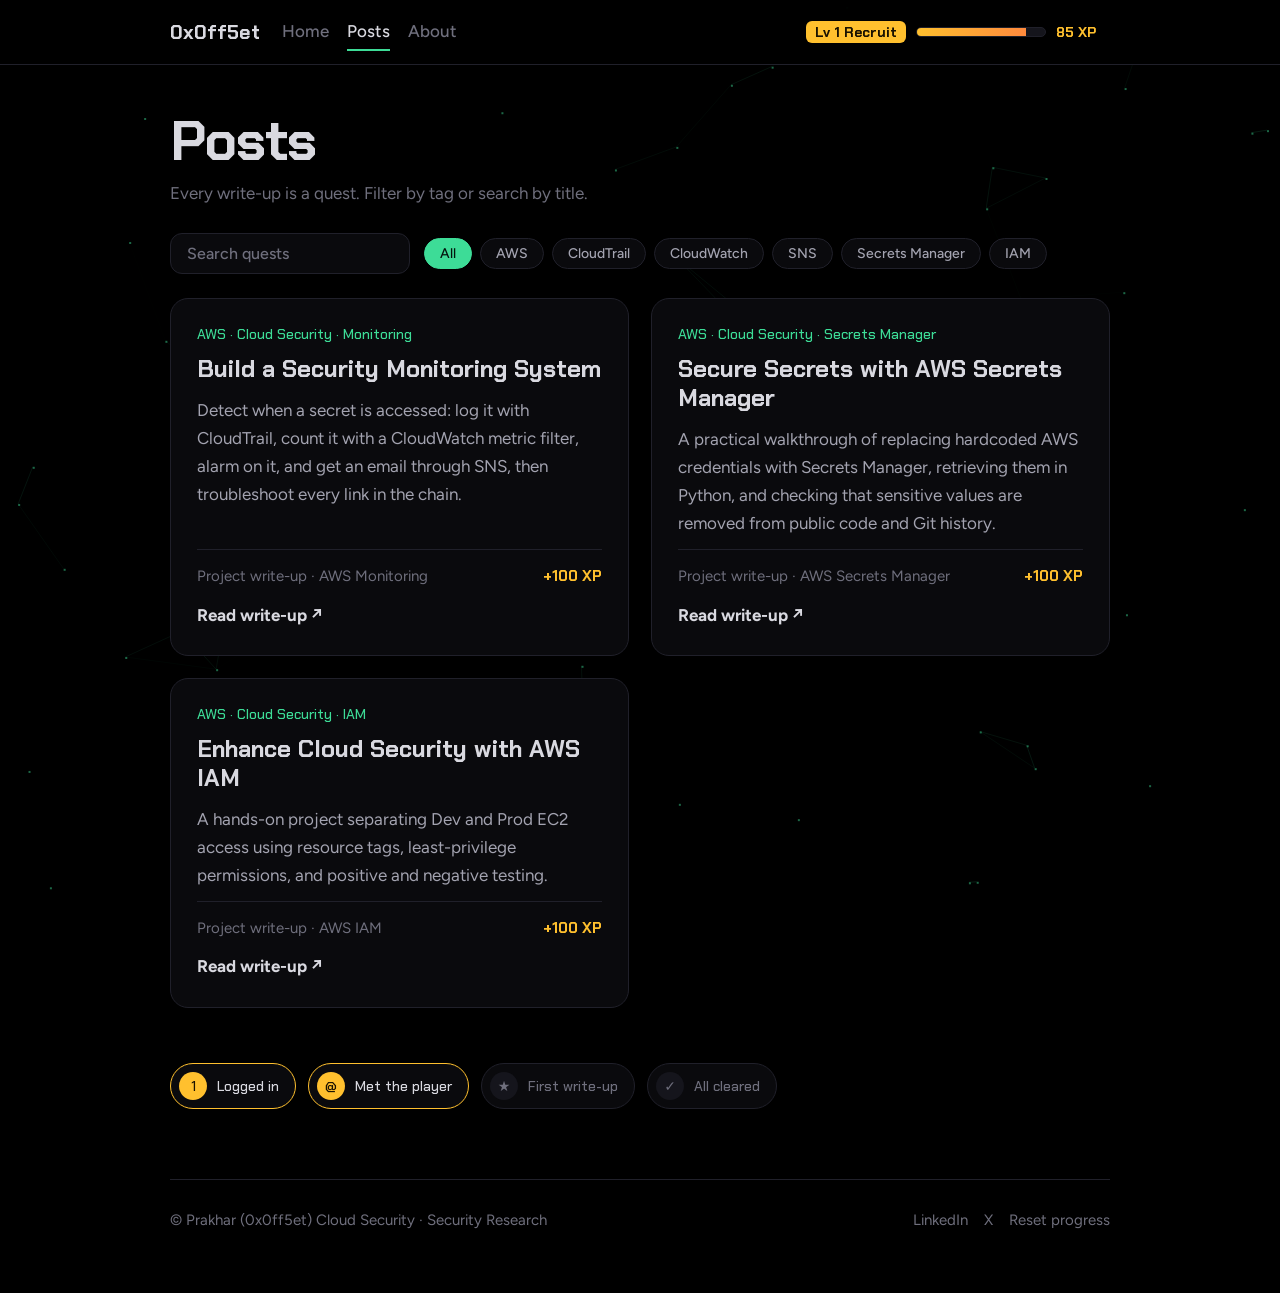
<file: posts.html>
<!DOCTYPE html>
<html lang="en">
<head>
<meta charset="utf-8">
<meta name="viewport" content="width=device-width, initial-scale=1">
<title>Posts — Prakhar (0x0ff5et)</title>
<meta name="description" content="All cloud security projects and write-ups by Prakhar (0x0ff5et).">
<meta property="og:title" content="Posts — Prakhar (0x0ff5et)">
<meta property="og:description" content="All cloud security projects and write-ups by Prakhar (0x0ff5et).">
<meta property="og:type" content="website">
<meta name="theme-color" content="#000000">
<link rel="preconnect" href="https://fonts.googleapis.com">
<link rel="preconnect" href="https://fonts.gstatic.com" crossorigin>
<link href="https://fonts.googleapis.com/css2?family=Chakra+Petch:wght@500;700&family=Figtree:wght@400;500;700&family=JetBrains+Mono:wght@400;500&display=swap" rel="stylesheet">
<link rel="stylesheet" href="styles.css">
</head>
<body data-page="posts">
<canvas id="fx" aria-hidden="true"></canvas>
<a class="skip" href="#main">Skip to content</a>
<header class="top"><div class="wrap">
  <a class="logo" href="index.html">0x0ff5et</a>
  <nav aria-label="Main"><a href="index.html">Home</a><a href="posts.html" aria-current="page">Posts</a><a href="about.html">About</a></nav>
  <div class="hud" aria-live="polite"><b id="lv">Lv 1</b><div class="bar" role="progressbar" aria-label="Experience" id="bar"><i id="fill"></i></div><span class="xp" id="xpn">0 XP</span></div>
</div><div class="prog" id="prog"></div></header>
<main id="main" class="wrap page">
  <h1 class="h1s">Posts</h1>
  <p class="sub">Every write-up is a quest. Filter by tag or search by title.</p>
  <div class="tools"><input id="search" type="search" placeholder="Search quests" aria-label="Search posts"><div class="filters" id="filters" role="group" aria-label="Filter by tag"></div></div>
  <div class="grid" id="list">
      <a class="q" href="aws-security-monitoring-project.html" data-slug="aws-security-monitoring-project" data-tags="AWS|CloudTrail|CloudWatch|SNS">
        <span class="cat">AWS · Cloud Security · Monitoring</span>
        <h3>Build a Security Monitoring System</h3>
        <p>Detect when a secret is accessed: log it with CloudTrail, count it with a CloudWatch metric filter, alarm on it, and get an email through SNS, then troubleshoot every link in the chain.</p>
        <div class="foot"><span>Project write-up · AWS Monitoring</span><span class="reward">+100 XP</span></div>
        <span class="go">Read write-up ↗</span>
      </a>
      <a class="q" href="aws-secrets-manager-project.html" data-slug="aws-secrets-manager-project" data-tags="AWS|Secrets Manager">
        <span class="cat">AWS · Cloud Security · Secrets Manager</span>
        <h3>Secure Secrets with AWS Secrets Manager</h3>
        <p>A practical walkthrough of replacing hardcoded AWS credentials with Secrets Manager, retrieving them in Python, and checking that sensitive values are removed from public code and Git history.</p>
        <div class="foot"><span>Project write-up · AWS Secrets Manager</span><span class="reward">+100 XP</span></div>
        <span class="go">Read write-up ↗</span>
      </a>
      <a class="q" href="aws-iam-project.html" data-slug="aws-iam-project" data-tags="AWS|IAM">
        <span class="cat">AWS · Cloud Security · IAM</span>
        <h3>Enhance Cloud Security with AWS IAM</h3>
        <p>A hands-on project separating Dev and Prod EC2 access using resource tags, least-privilege permissions, and positive and negative testing.</p>
        <div class="foot"><span>Project write-up · AWS IAM</span><span class="reward">+100 XP</span></div>
        <span class="go">Read write-up ↗</span>
      </a>
  </div>
  <p class="empty" id="empty" hidden>No quests match. Clear the search or pick another tag.</p>
  <div class="badges" id="badges" aria-label="Badges"></div>
</main>
<div class="wrap"><footer>
  <span>© Prakhar (0x0ff5et) Cloud Security · Security Research</span>
  <span class="links"><a href="https://www.linkedin.com/in/0x0ff5et/" target="_blank" rel="noopener">LinkedIn</a><a href="https://x.com/0x0ff5et" target="_blank" rel="noopener">X</a><a href="#" id="reset">Reset progress</a></span>
</footer></div>
<div id="toast" aria-live="polite"></div>
<div id="lb" class="lb" hidden><img alt=""></div>
<script src="script.js"></script>
</body>
</html>
</file>
<file: styles.css>
:root{--bg:#000;--panel:#0a0a0d;--panel2:#111116;--line:#20202a;--text:#a3a3b0;--head:#d9d9e0;--mute:#6f6f7d;
--g:#3ddc97;--xp:#ffc02e;--vio:#8b5cff;--d:"Chakra Petch",system-ui,sans-serif;--b:"Figtree",system-ui,sans-serif;--m:"JetBrains Mono",ui-monospace,monospace}
*{box-sizing:border-box;margin:0}
html{color-scheme:dark;scroll-behavior:smooth;scroll-padding-top:84px}
body{background:var(--bg);color:var(--text);font:400 17px/1.65 var(--b);min-height:100vh;overflow-x:hidden}
a{color:inherit}
h1,h2,h3{color:var(--head)}
:focus-visible{outline:3px solid var(--xp);outline-offset:3px}
#fx{position:fixed;inset:0;z-index:0;pointer-events:none}
.wrap{position:relative;z-index:1;max-width:980px;margin:0 auto;padding:0 20px}
.skip{position:absolute;left:-999px}.skip:focus{left:12px;top:12px;background:var(--xp);color:#000;padding:8px 12px;z-index:99}

/* top bar */
.top{position:sticky;top:0;z-index:20;background:#000000d9;backdrop-filter:blur(10px);border-bottom:1px solid var(--line)}
.top .wrap{display:flex;align-items:center;gap:22px;height:64px}
.logo{font:700 20px var(--d);color:var(--head);text-decoration:none}
nav{display:flex;gap:18px}
nav a{color:var(--mute);text-decoration:none;font-weight:500;padding:4px 0;border-bottom:2px solid transparent;transition:color .2s,border-color .2s}
nav a:hover{color:var(--head)}nav a[aria-current=page]{color:var(--head);border-color:var(--g)}
.hud{margin-left:auto;display:flex;align-items:center;gap:10px}
.hud b{font:700 14px var(--d);background:var(--xp);color:#1a1200;padding:2px 9px;border-radius:6px;white-space:nowrap}
.bar{width:130px;height:10px;background:#15151c;border:1px solid var(--line);border-radius:6px;overflow:hidden}
.bar i{display:block;height:100%;width:0;background:linear-gradient(90deg,var(--xp),#ff8a3d);transition:width .8s cubic-bezier(.2,.9,.3,1.1);position:relative;overflow:hidden}
.bar i::after{content:"";position:absolute;inset:0;background:linear-gradient(100deg,transparent 30%,#fff8 50%,transparent 70%);transform:translateX(-100%);animation:shine 2.4s infinite}
@keyframes shine{to{transform:translateX(100%)}}
.xp{font:700 14px var(--d);color:var(--xp);min-width:54px}
.prog{position:absolute;left:0;bottom:-1px;height:2px;width:0;background:var(--g);box-shadow:0 0 10px var(--g)}
@media(max-width:700px){nav{display:none}.bar{width:80px}}

/* hero */
.hero{padding:15vh 0 8vh}
.tag{display:inline-block;font:500 14px var(--d);color:var(--g);border:1px solid #17543a;background:#04140d;padding:4px 14px;border-radius:99px;margin-bottom:22px;animation:rise .7s both}
h1{font:700 clamp(46px,9vw,100px)/1 var(--d);letter-spacing:-1px;animation:rise .7s .1s both}
h1 em{font-style:normal;background:linear-gradient(90deg,var(--g),#4fc3ff,var(--g));background-size:200% 100%;-webkit-background-clip:text;background-clip:text;color:transparent;animation:flow 5s linear infinite}
@keyframes flow{to{background-position:200% 0}}
@keyframes rise{from{opacity:0;transform:translateY(24px)}}
.lead{color:var(--text);font-size:20px;max-width:34em;margin:22px 0 30px;min-height:3.3em;animation:rise .7s .2s both}
.lead::after{content:"▌";color:var(--xp);animation:blink 1s steps(2) infinite}.lead.done::after{display:none}
@keyframes blink{50%{opacity:0}}
.btn{display:inline-block;font:700 16px var(--d);text-decoration:none;padding:12px 22px;border-radius:10px;background:var(--xp);color:#1a1200;box-shadow:0 5px 0 #a87a00;transition:transform .08s,box-shadow .08s;margin:0 10px 12px 0;border:0;cursor:pointer}
.btn:hover{transform:translateY(2px);box-shadow:0 3px 0 #a87a00}
.btn.alt{background:#111116;color:var(--head);box-shadow:0 5px 0 #050507;border:1px solid var(--line)}
.btn.alt:hover{box-shadow:0 3px 0 #050507}
h2{font:700 clamp(28px,4vw,38px) var(--d);margin-bottom:8px}
.h1s{font-size:clamp(36px,6vw,56px);animation:none;margin-bottom:10px}
.sub{color:var(--mute);margin-bottom:26px;max-width:60ch}
.page{padding-top:48px}

/* cards */
.grid{display:grid;grid-template-columns:repeat(auto-fit,minmax(min(100%,420px),1fr));gap:22px}
.q{--rx:0deg;--ry:0deg;position:relative;display:flex;flex-direction:column;gap:12px;text-decoration:none;background:var(--panel);border:1px solid var(--line);border-radius:18px;padding:26px;transform:perspective(900px) rotateX(var(--rx)) rotateY(var(--ry));transition:transform .15s,border-color .2s,box-shadow .2s;overflow:hidden}
.q::before{content:"";position:absolute;inset:0;background:radial-gradient(400px circle at var(--mx,50%) var(--my,0%),#3ddc9718,transparent 60%);opacity:0;transition:opacity .25s}
.q:hover{border-color:var(--g);box-shadow:0 18px 50px #3ddc9714}.q:hover::before{opacity:1}
.q>*{position:relative}
.cat{font:500 14px var(--d);color:var(--g)}
.q h3{font:700 24px/1.2 var(--d)}
.q p{color:var(--text);flex:1}
.q .foot{display:flex;justify-content:space-between;align-items:center;gap:10px;font-size:15px;color:var(--mute);border-top:1px solid var(--line);padding-top:14px}
.reward{font:700 15px var(--d);color:var(--xp)}
.go{color:var(--head);font-weight:700}
.q.cleared{border-color:#1b5f46}.q.cleared .reward{color:var(--g)}.q.cleared .reward::before{content:"Cleared · "}
.more{display:inline-block;margin-top:28px;font:700 17px var(--d);text-decoration:none;color:var(--head);border-bottom:2px solid var(--xp);padding-bottom:2px;transition:letter-spacing .2s}
.more:hover{letter-spacing:.5px}
.tools{display:flex;flex-wrap:wrap;gap:14px;align-items:center;margin-bottom:24px}
#search{background:var(--panel);border:1px solid var(--line);color:var(--head);font:500 16px var(--b);padding:10px 16px;border-radius:12px;min-width:240px}
#search::placeholder{color:var(--mute)}
.filters{display:flex;gap:8px;flex-wrap:wrap}
.chip{background:var(--panel);border:1px solid var(--line);color:var(--text);padding:6px 15px;border-radius:99px;font:500 14px var(--b);cursor:pointer;transition:border-color .2s}
.chip:hover{border-color:var(--g)}.chip[aria-pressed=true]{background:var(--g);border-color:var(--g);color:#04140d}
.empty{color:var(--mute);margin-top:20px}
.badges{display:flex;gap:12px;flex-wrap:wrap;margin-top:56px}
.bd{display:flex;align-items:center;gap:10px;padding:8px 16px 8px 8px;border:1px solid var(--line);border-radius:99px;color:var(--mute);font:500 14px var(--d);background:var(--panel)}
.bd span{width:28px;height:28px;border-radius:50%;display:grid;place-items:center;background:#15151c;font-size:14px}
.bd.on{color:var(--head);border-color:var(--xp)}.bd.on span{background:var(--xp);color:#1a1200}
.bd.pop span{animation:pulse .7s}@keyframes pulse{50%{transform:scale(1.5)}}

/* about */
.about{display:grid;grid-template-columns:300px 1fr;gap:36px;align-items:start;margin-top:26px}
@media(max-width:820px){.about{grid-template-columns:1fr}}
.pcard{background:var(--panel);border:1px solid var(--line);border-radius:18px;padding:24px;position:sticky;top:90px}
.pcard h2{font-size:22px;margin-bottom:14px;color:var(--g)}
.pcard dl{display:grid;grid-template-columns:auto 1fr;gap:8px 16px;margin-bottom:20px}
.pcard dt{color:var(--mute);font:500 14px var(--d)}.pcard dd{color:var(--head)}
.plinks .btn{padding:9px 16px;font-size:14px}
.skills{list-style:none;padding:0;display:grid;gap:8px;margin:12px 0 28px}
.skills li{background:var(--panel);border:1px solid var(--line);border-left:3px solid var(--g);border-radius:10px;padding:10px 16px}

/* article */
.art{max-width:800px;padding-top:44px}
.crumbs{color:var(--mute);font-size:15px;margin-bottom:12px}.crumbs a{color:var(--g);text-decoration:none}
.lead2{font-size:19px;color:var(--text);margin:10px 0 28px}
.quest{background:var(--panel);border:1px solid var(--line);border-radius:16px;padding:20px 24px;margin-bottom:38px}
.quest>div{display:flex;justify-content:space-between;gap:12px;margin-bottom:10px;font:700 16px var(--d);color:var(--head)}
.quest span{color:var(--xp);font-weight:700}
.quest ol{list-style:none;padding:0;display:grid;gap:4px}
.quest li{display:flex;gap:10px;align-items:center;font-size:15px;color:var(--mute)}
.quest li::before{content:"";width:16px;height:16px;border:2px solid var(--line);border-radius:5px;flex:none;transition:all .3s}
.quest li.on{color:var(--text)}.quest li.on::before{background:var(--g);border-color:var(--g);box-shadow:0 0 10px #3ddc9788}
.quest a{text-decoration:none}.quest a:hover{color:var(--head)}
.prose h2{font-size:30px;margin:54px 0 14px;padding-top:6px;border-top:1px solid var(--line)}
.prose h3{font:700 21px var(--d);margin:32px 0 10px}
.prose p,.prose ul,.prose ol{margin-bottom:16px}
.prose ul,.prose ol{padding-left:24px}.prose li{margin-bottom:6px}
.prose li::marker{color:var(--g)}
.prose strong{color:var(--head)}
.prose a{color:var(--g)}
code,kbd{font:500 .88em var(--m);background:#13131a;color:#c9c9d6;padding:2px 7px;border-radius:6px;border:1px solid var(--line)}
.code{position:relative;margin:18px 0 22px;background:#07070a;border:1px solid var(--line);border-radius:14px;overflow:hidden}
.code .lang{position:absolute;left:14px;top:8px;font:500 12px var(--m);color:var(--mute)}
.code pre{padding:34px 18px 18px;overflow-x:auto;font:400 14px/1.6 var(--m);color:#c2c2cf}
.code pre code{background:none;border:0;padding:0;font:inherit;color:inherit}
.copy{position:absolute;right:10px;top:8px;background:#13131a;border:1px solid var(--line);color:var(--text);font:500 12px var(--m);padding:3px 10px;border-radius:8px;cursor:pointer}
.copy:hover{border-color:var(--g);color:var(--head)}
figure{margin:20px 0 26px}
figure img{display:block;width:100%;height:auto;border:1px solid var(--line);border-radius:12px;cursor:zoom-in;background:var(--panel);transition:border-color .2s}
figure img:hover{border-color:var(--g)}
figcaption{color:var(--mute);font-size:14px;margin-top:8px}
.note{border-left:3px solid var(--xp);background:#120f03;color:var(--text);padding:12px 18px;border-radius:0 10px 10px 0;margin:18px 0}
.win{margin:70px 0 20px;text-align:center;border:1px solid #1b5f46;background:linear-gradient(#04140d,#000);border-radius:20px;padding:40px 24px}
.win h2{color:var(--g);margin-bottom:10px}.win p{max-width:48ch;margin:0 auto 22px}
.lb{position:fixed;inset:0;z-index:60;background:#000000ee;display:grid;place-items:center;padding:20px;cursor:zoom-out}
.lb[hidden]{display:none}.lb img{max-width:100%;max-height:100%;border-radius:10px}

/* 404 */
.nf{padding-top:16vh;text-align:left}.big{font:700 clamp(90px,22vw,200px)/1 var(--d);color:var(--g);text-shadow:0 0 40px #3ddc9755;animation:glitch 3s infinite}
@keyframes glitch{0%,92%,100%{transform:none}94%{transform:translate(-4px,2px)}96%{transform:translate(4px,-2px)}}

footer{border-top:1px solid var(--line);margin-top:70px;padding:28px 0 60px;color:var(--mute);font-size:15px;display:flex;justify-content:space-between;gap:20px;flex-wrap:wrap}
footer .links a{margin-left:16px;text-decoration:none}footer .links a:hover{color:var(--head)}
#toast{position:fixed;right:18px;bottom:18px;display:grid;gap:10px;z-index:70}
.t{background:var(--xp);color:#1a1200;font:700 15px var(--d);padding:12px 18px;border-radius:12px;box-shadow:0 5px 0 #a87a00;animation:pop .4s cubic-bezier(.2,1.5,.4,1)}
@keyframes pop{from{transform:translateY(30px) scale(.7);opacity:0}}
@media(prefers-reduced-motion:reduce){*,*::before,*::after{animation:none!important;transition:none!important;scroll-behavior:auto!important}.lead::after{display:none}}

/* about (modern bento layout) */
.a-hero{padding:4vh 0 6vh}
.a-hero h1{font-size:clamp(44px,8vw,92px);margin:4px 0 22px}
.lead3{font-size:clamp(18px,2.2vw,22px);color:var(--text);max-width:40em;animation:rise .7s .2s both}
.stats{list-style:none;padding:0;display:flex;flex-wrap:wrap;gap:12px;margin-top:30px;animation:rise .7s .3s both}
.stats li{background:var(--panel);border:1px solid var(--line);border-radius:12px;padding:10px 18px;color:var(--head);font-weight:500}
.stats span{display:block;color:var(--g);font:500 13px var(--d);margin-bottom:2px}
.bento{display:grid;grid-template-columns:1.5fr 1fr;grid-template-areas:"a c" "b c";gap:20px}
.t1{grid-area:a}.t2{grid-area:b}.t3{grid-area:c;align-self:start}
@media(max-width:820px){.bento{grid-template-columns:1fr;grid-template-areas:"a" "b" "c"}}
.tile{--mx:50%;--my:0%;position:relative;background:var(--panel);border:1px solid var(--line);border-radius:20px;padding:30px;overflow:hidden;transition:border-color .25s;animation:rise .7s both}
.t1{animation-delay:.4s}.t2{animation-delay:.5s}.t3{animation-delay:.6s}
.tile::before{content:"";position:absolute;inset:0;background:radial-gradient(420px circle at var(--mx) var(--my),#3ddc9717,transparent 60%);opacity:0;transition:opacity .3s}
.tile:hover{border-color:#1f6f50}.tile:hover::before{opacity:1}
.tile>*{position:relative}
.tile h2{font-size:28px;margin-bottom:14px}
.tile p+p{margin-top:14px}
.t3{border-top:3px solid var(--g)}
.focus{list-style:none;padding:0;display:grid;gap:12px}
.focus li{display:flex;gap:14px;align-items:flex-start;color:var(--head);line-height:1.4}
.focus li::before{content:"";width:9px;height:9px;margin-top:8px;border-radius:50%;background:var(--g);box-shadow:0 0 12px var(--g);flex:none}
.connect{text-align:center;margin:90px auto 10px;max-width:640px}
.connect h2{font-size:clamp(34px,5vw,52px);margin-bottom:12px}
.connect p{margin-bottom:26px}
.pill{display:inline-block;margin:0 6px 10px;padding:12px 26px;border:1px solid var(--line);border-radius:99px;background:var(--panel);color:var(--head);text-decoration:none;font:500 17px var(--b);transition:border-color .2s,box-shadow .2s,transform .15s}
.pill:hover{border-color:var(--g);box-shadow:0 0 24px #3ddc9726;transform:translateY(-2px)}
</file>
